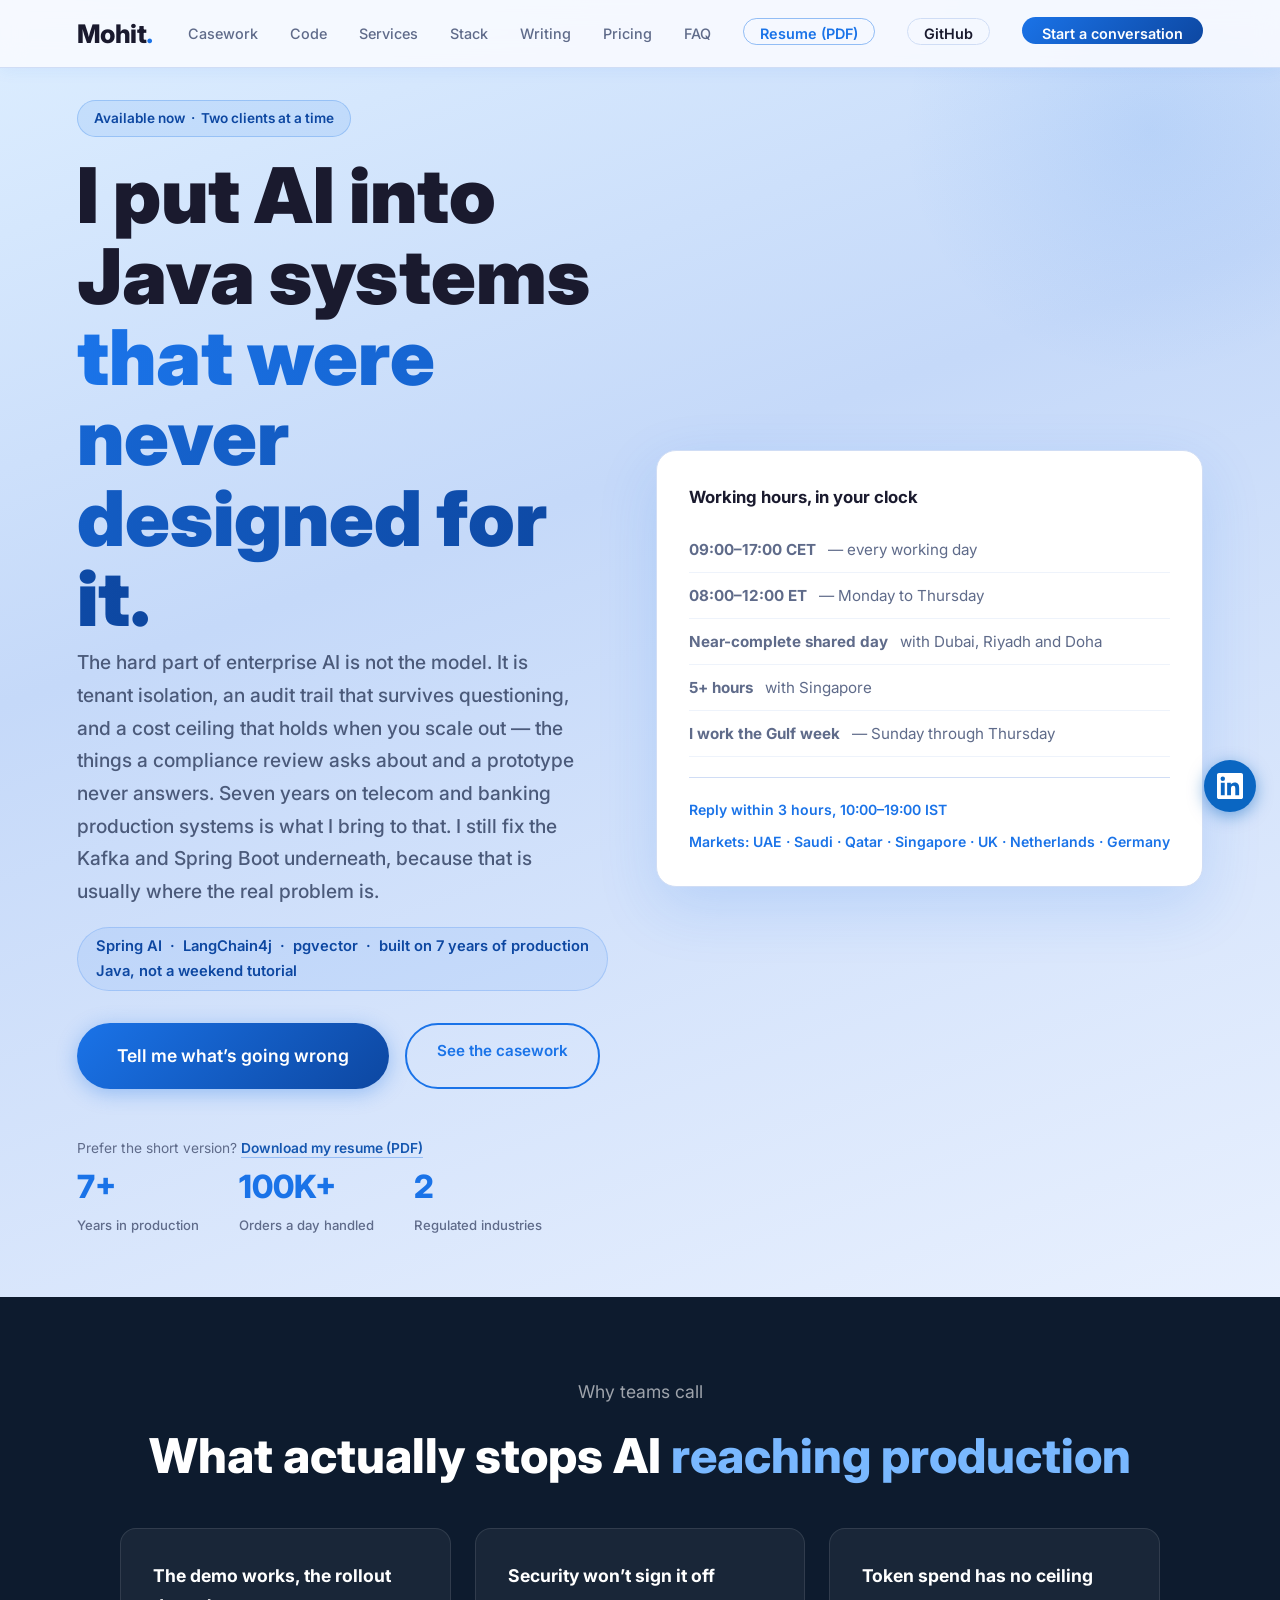
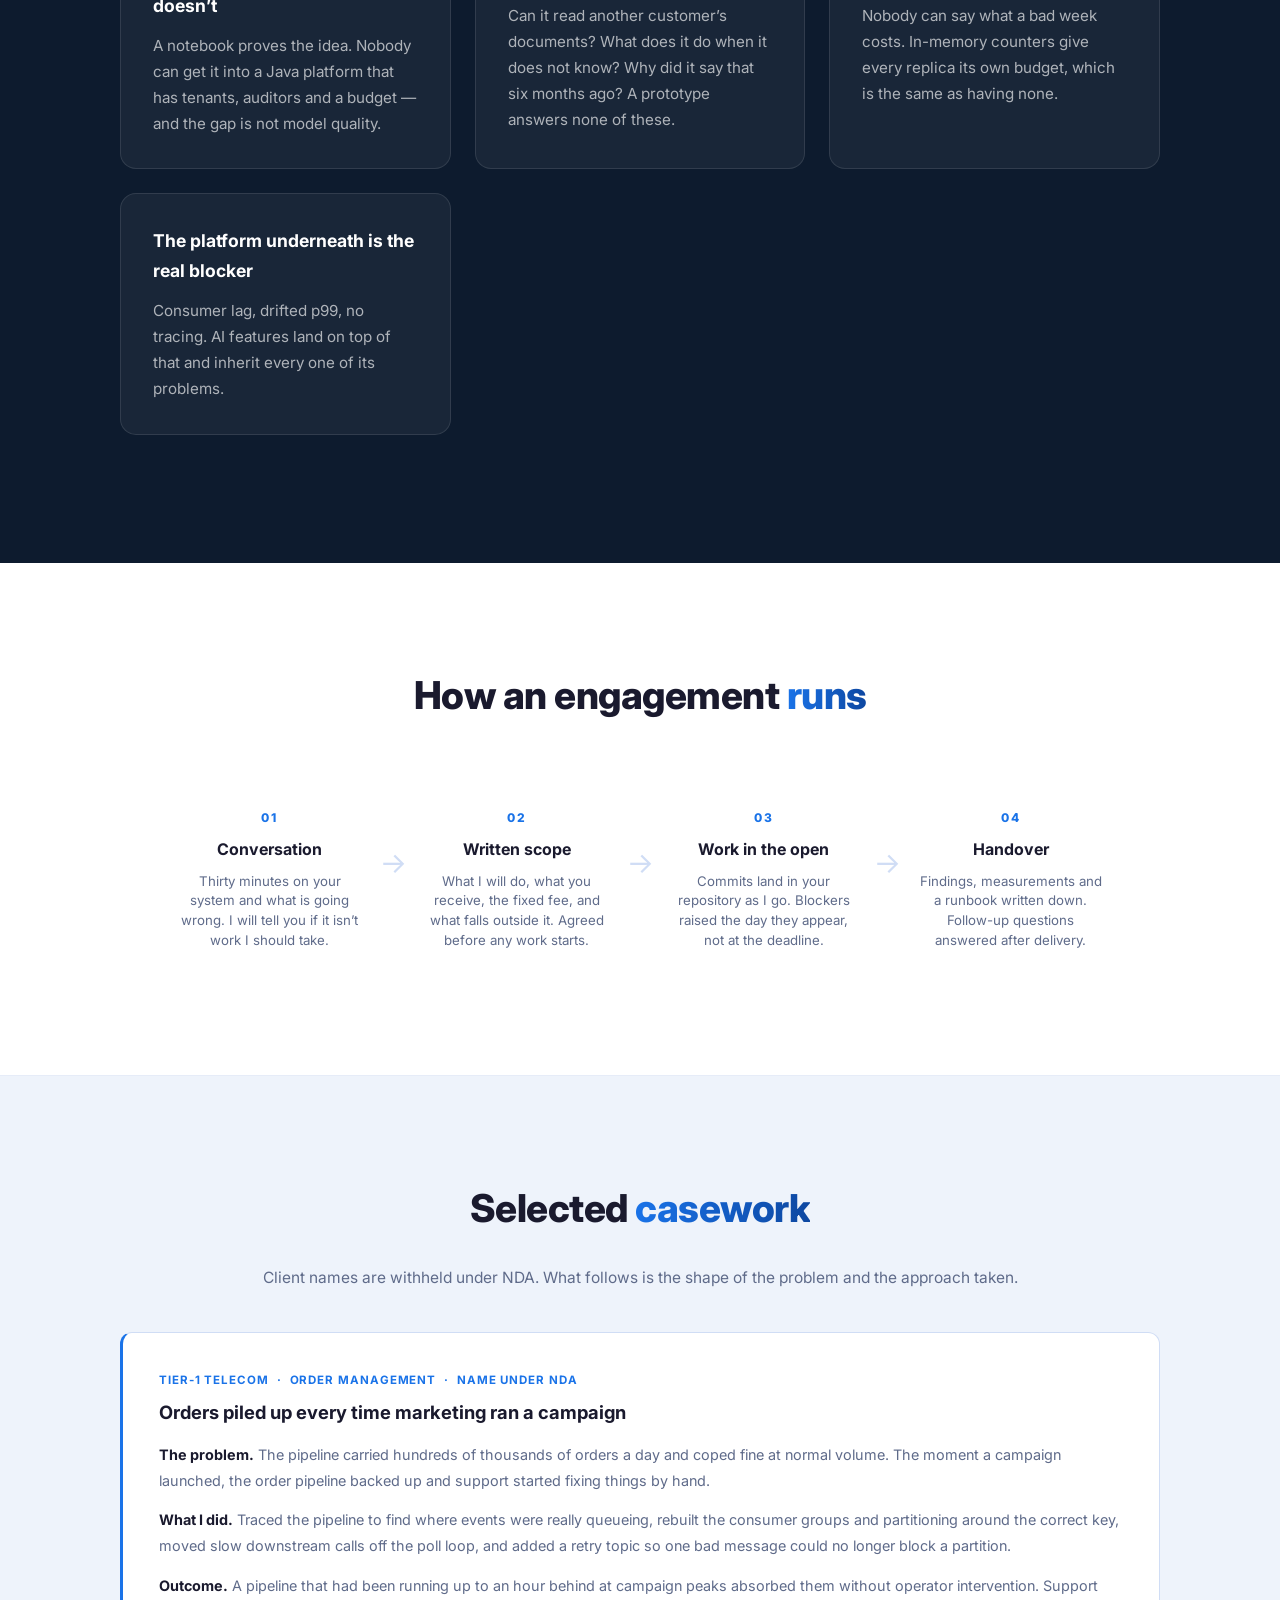
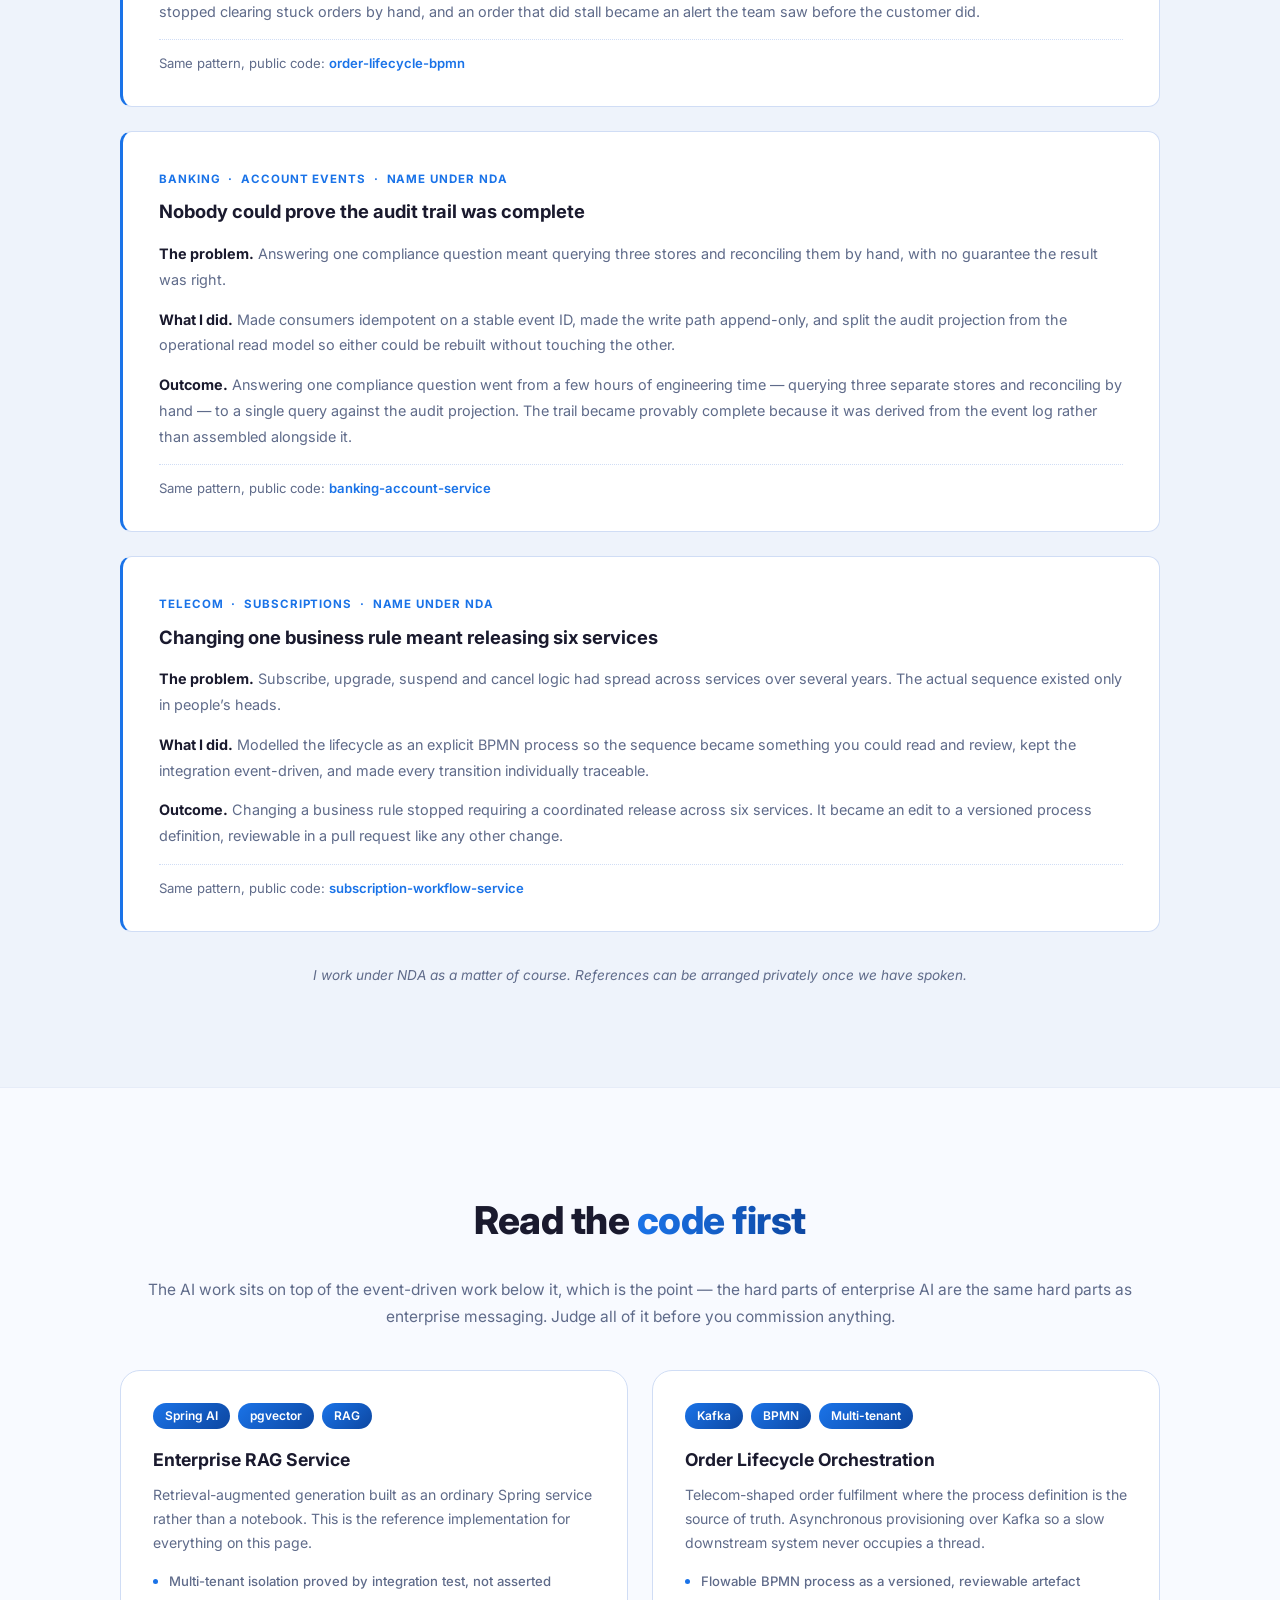
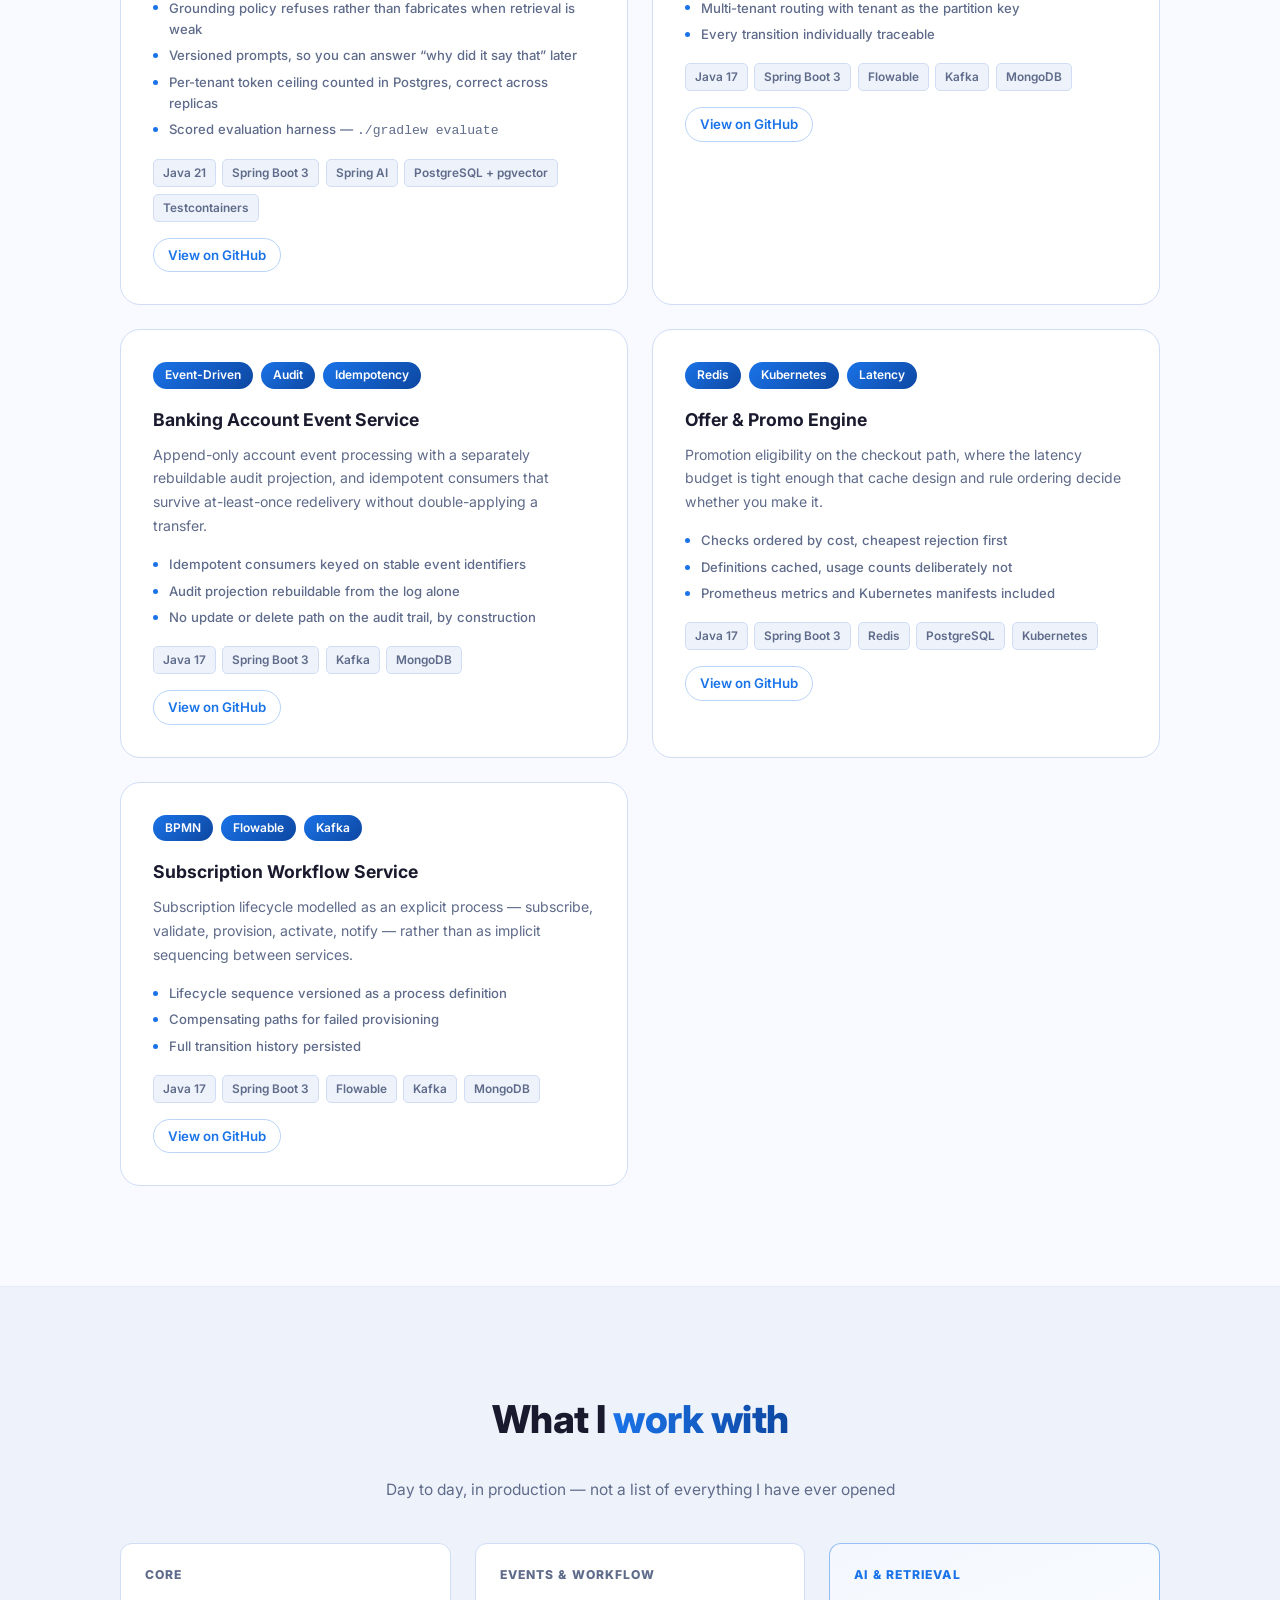
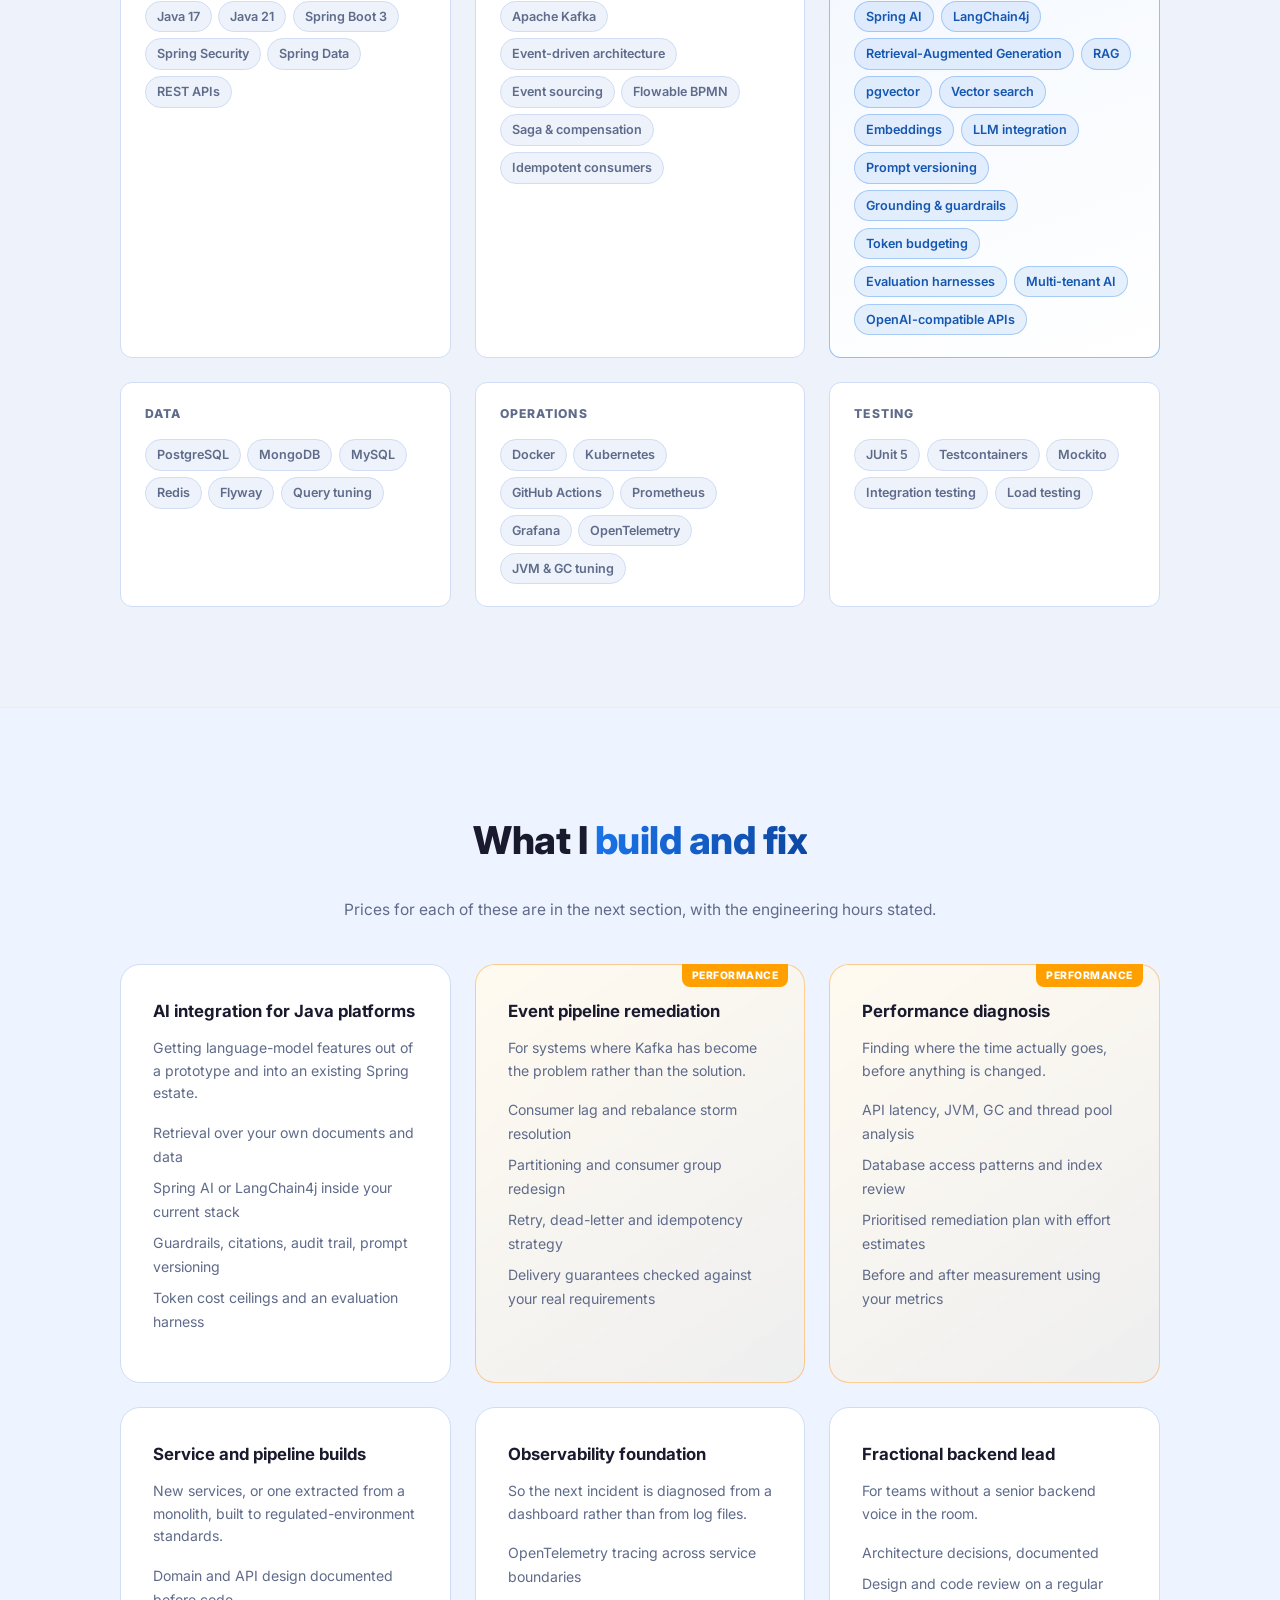
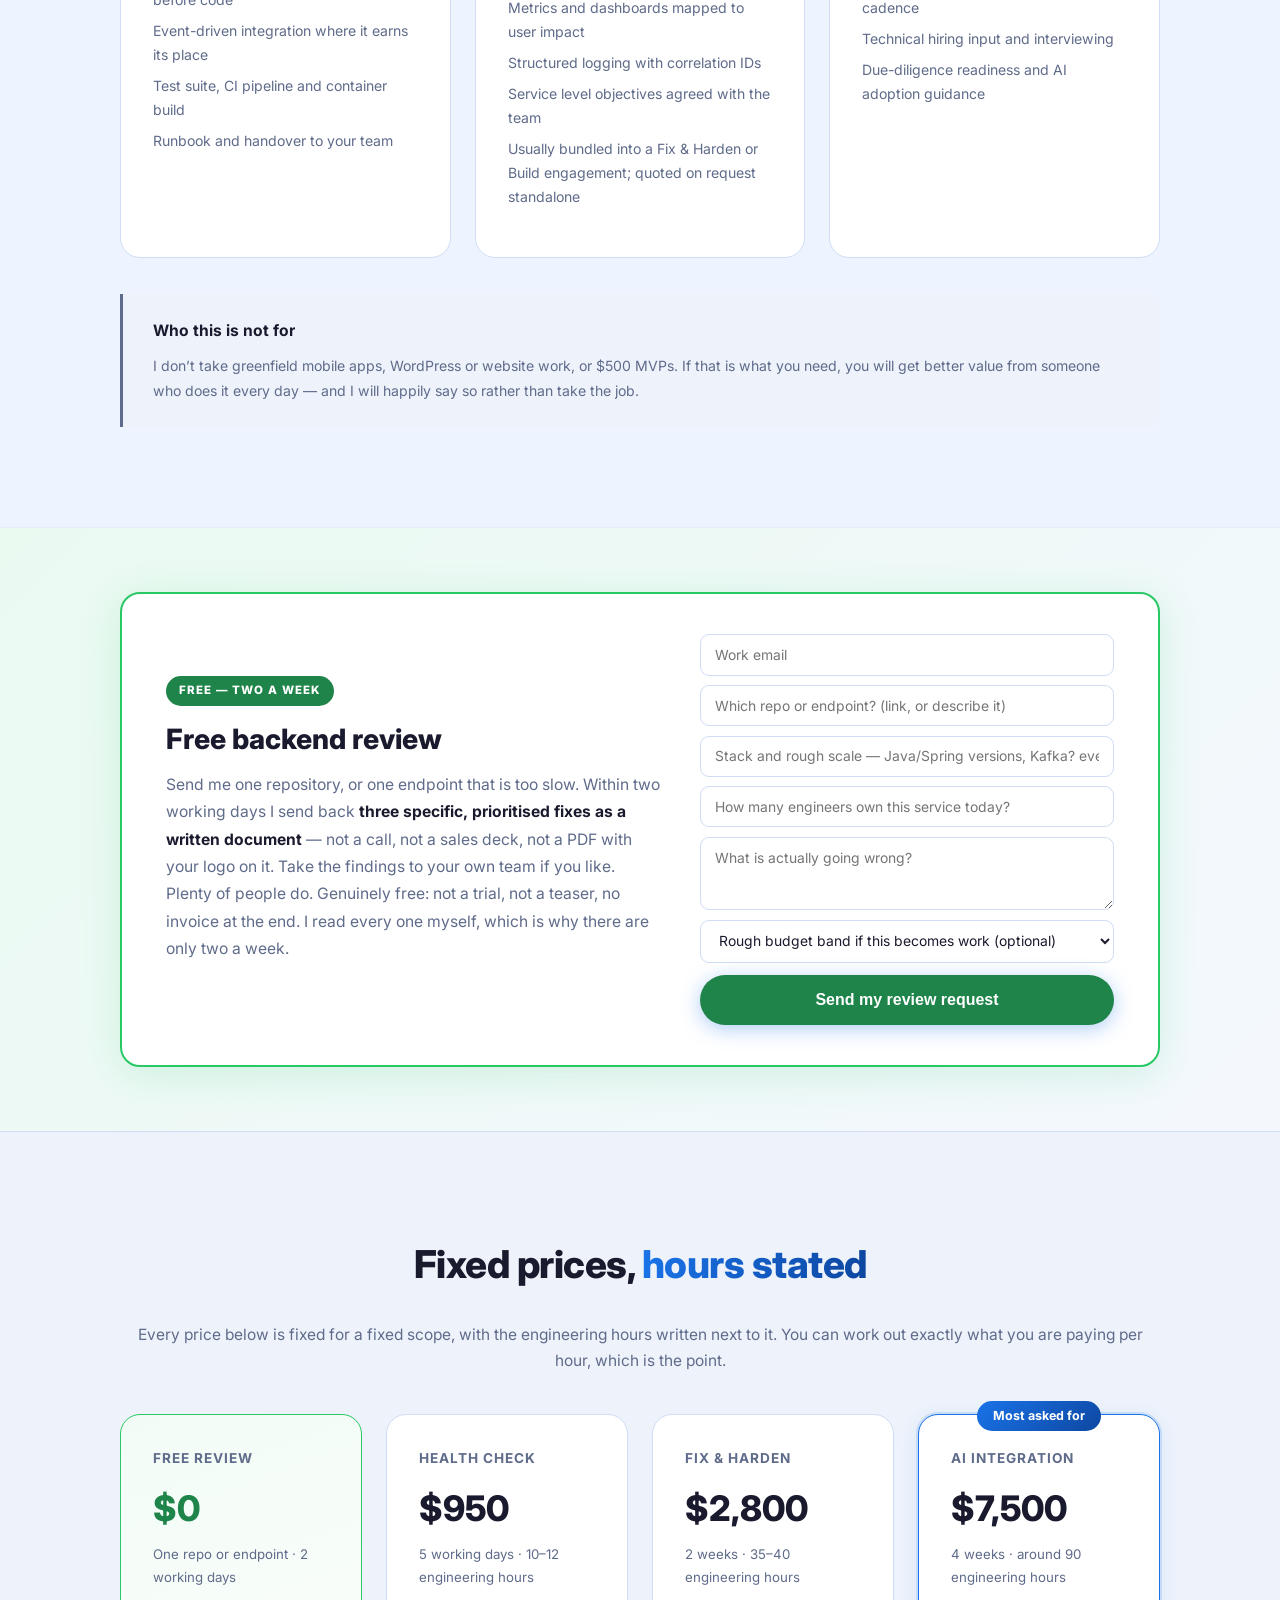
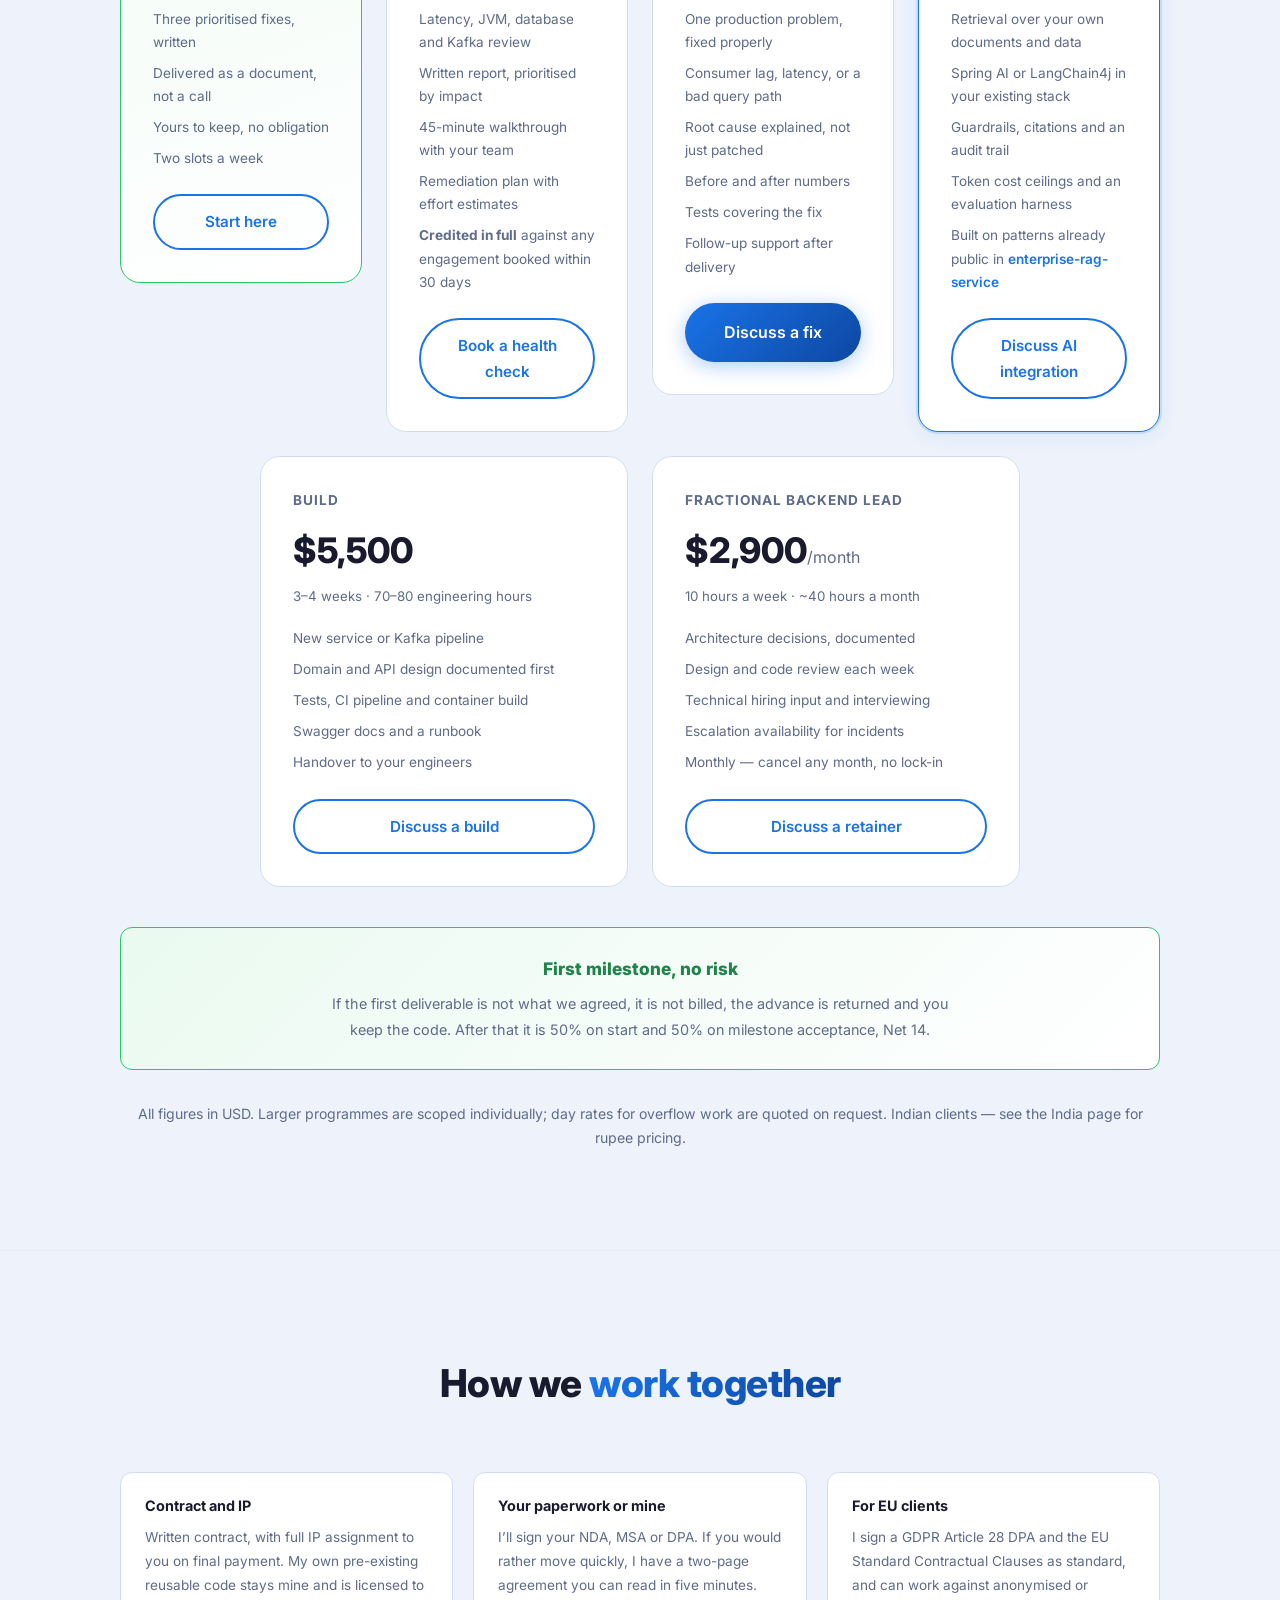
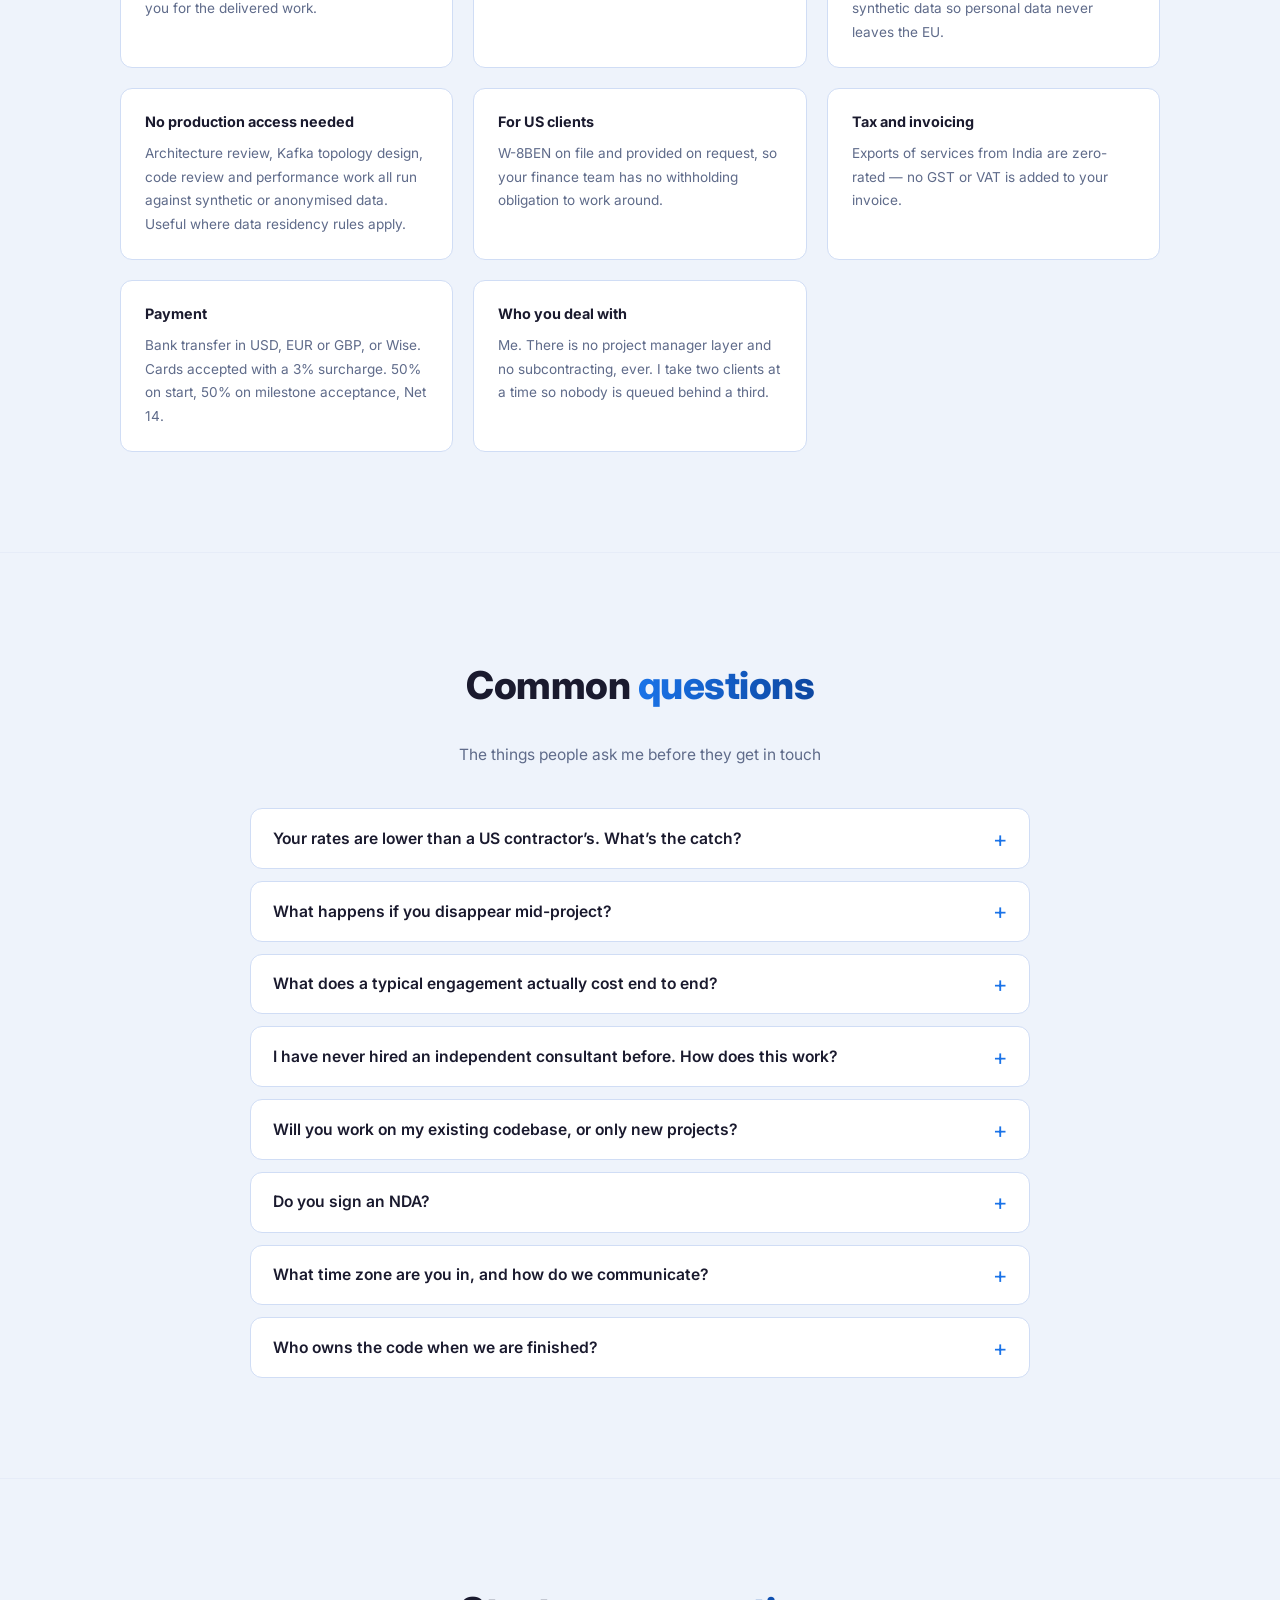
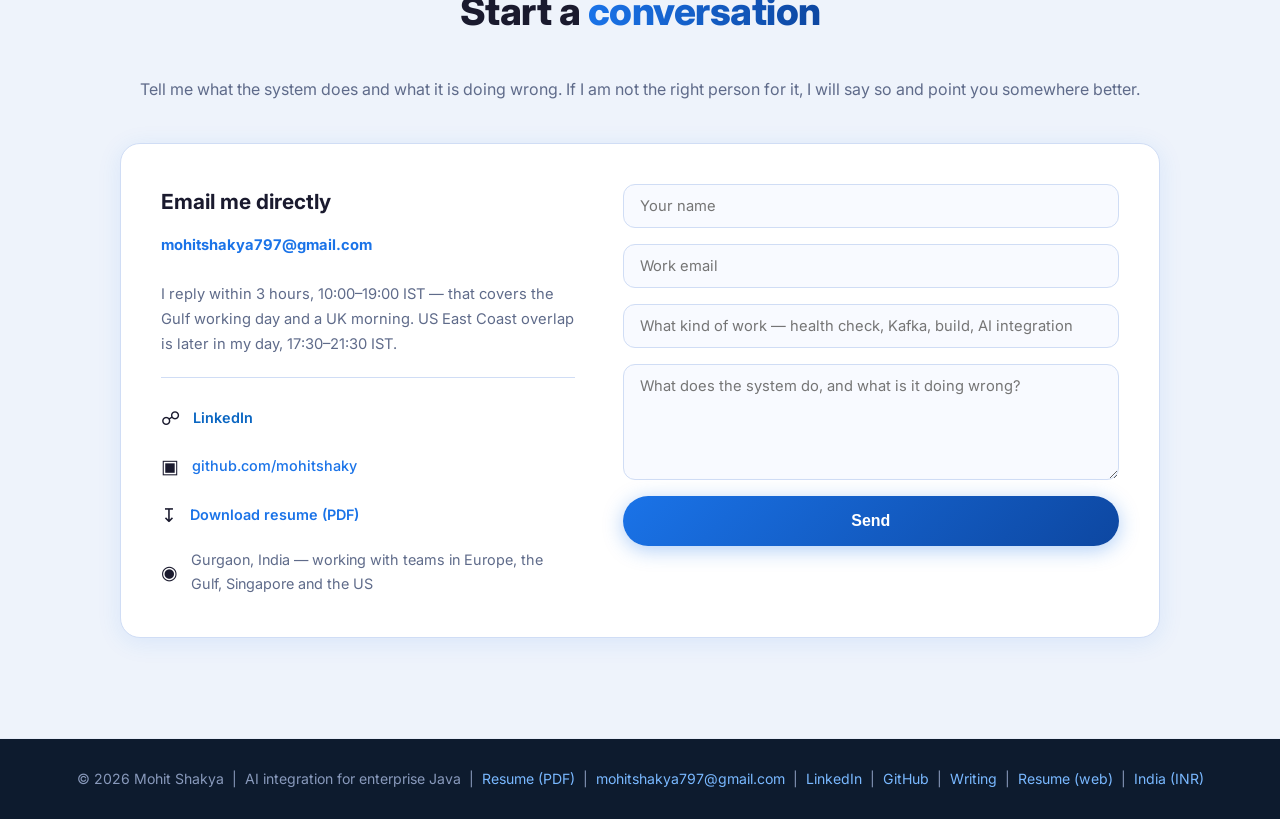
<file: index.html>
<!DOCTYPE html>
<html lang="en">
<head>
  <meta charset="UTF-8" />
  <meta name="viewport" content="width=device-width, initial-scale=1.0"/>
  <title>Mohit Shakya | AI Integration for Enterprise Java &mdash; Spring AI, RAG, Kafka</title>
  <!-- SEO -->
  <meta name="description" content="I build AI and retrieval features into existing Java systems, with the tenant isolation, audit trail and cost controls a compliance review actually asks for. 7+ years production Java."/>
  <meta name="keywords" content="Kafka consultant, Kafka consumer lag, Spring Boot consultant, Java backend consultant, event-driven architecture consultant, fintech backend, telecom backend, JVM performance tuning, backend performance audit, freelance Java architect, Spring AI consultant, LangChain4j, RAG Java, retrieval augmented generation Java, pgvector, vector search Java, LLM integration Java, enterprise AI integration, multi-tenant RAG, AI guardrails, prompt versioning, GenAI backend"/>
  <meta name="google-site-verification" content="MoRMn5H8R-8Trkm5VIDj_5N-KDwq7Hb4_ub2XQQwYTg"/>
  <meta name="author" content="Mohit Shakya"/>
  <meta property="og:title" content="Mohit Shakya | AI Integration for Enterprise Java"/>
  <meta property="og:description" content="Getting AI out of a prototype and into a Java estate that has compliance, tenants and a budget. Spring AI, RAG, pgvector, on 7+ years of production Java."/>
  <meta property="og:type" content="website"/>
  <meta property="og:url" content="https://mohitshaky.github.io"/>
  <meta property="og:site_name" content="Mohit Shakya — Backend Consultant"/>
  <meta property="og:image" content="https://mohitshaky.github.io/og-banner.jpg"/>
  <meta property="og:image:width" content="1200"/>
  <meta property="og:image:height" content="630"/>
  <meta property="og:image:alt" content="Mohit Shakya - AI integration for enterprise Java. Spring AI, RAG, Kafka."/>
  <meta name="twitter:card" content="summary_large_image"/>
  <meta name="twitter:title" content="Mohit Shakya | AI Integration for Enterprise Java"/>
  <meta name="twitter:description" content="Getting AI out of a prototype and into a Java estate that has compliance, tenants and a budget. 7+ years production Java."/>
  <meta name="twitter:image" content="https://mohitshaky.github.io/og-banner.jpg"/>
  <link rel="canonical" href="https://mohitshaky.github.io"/>
  <!-- Structured data -->
  <script type="application/ld+json">
  {
    "@context": "https://schema.org",
    "@type": "Person",
    "name": "Mohit Shakya",
    "url": "https://mohitshaky.github.io",
    "image": "https://mohitshaky.github.io/mohit.jpg",
    "jobTitle": "AI Integration Consultant for Enterprise Java",
    "address": { "@type": "PostalAddress", "addressLocality": "Gurgaon", "addressRegion": "Haryana", "addressCountry": "IN" },
    "knowsAbout": ["Apache Kafka", "Spring Boot", "Java", "Event-Driven Architecture", "Microservices", "JVM Performance Tuning", "BPMN", "Flowable", "PostgreSQL", "pgvector", "MongoDB", "Redis", "Kubernetes", "Spring AI", "Retrieval-Augmented Generation", "OpenTelemetry"],
    "sameAs": ["https://github.com/mohitshaky", "https://linkedin.com/in/mohit-shakya-9ab944110"],
    "makesOffer": [
      { "@type": "Offer", "price": "0", "priceCurrency": "USD",
        "itemOffered": { "@type": "Service", "name": "Free Backend Review",
          "description": "One repository or one slow endpoint reviewed and returned as three prioritised written fixes within two working days.", "areaServed": "Worldwide" } },
      { "@type": "Offer", "price": "950", "priceCurrency": "USD",
        "itemOffered": { "@type": "Service", "name": "Backend Health Check",
          "description": "Five-day fixed-scope diagnostic covering API latency, JVM behaviour, database access and Kafka consumer health. Written report and walkthrough. Fee credited against any engagement booked within 30 days.", "areaServed": "Worldwide" } },
      { "@type": "Offer", "price": "2800", "priceCurrency": "USD",
        "itemOffered": { "@type": "Service", "name": "Fix & Harden",
          "description": "Two weeks, 35-40 engineering hours. One production problem diagnosed and fixed, with before and after measurement.", "areaServed": "Worldwide" } },
      { "@type": "Offer", "price": "5500", "priceCurrency": "USD",
        "itemOffered": { "@type": "Service", "name": "Service & Pipeline Build",
          "description": "Three to four weeks, 70-80 engineering hours. New service or Kafka pipeline delivered with tests, CI and a runbook.", "areaServed": "Worldwide" } },
      { "@type": "Offer", "price": "7500", "priceCurrency": "USD",
        "itemOffered": { "@type": "Service", "name": "AI Integration for Java Platforms",
          "description": "Four weeks, around 90 engineering hours. Retrieval and language-model features built into an existing Spring estate with guardrails, citations and cost ceilings.", "areaServed": "Worldwide" } },
      { "@type": "Offer", "price": "2900", "priceCurrency": "USD",
        "itemOffered": { "@type": "Service", "name": "Fractional Backend Lead",
          "description": "Ten hours a week. Architecture decisions, design and code review, technical hiring input. Monthly, cancel any month.", "areaServed": "Worldwide" } }
    ]
  }
  </script>
  <!-- FAQ structured data. Mirrors the visible FAQ section; Google requires the
       answer text to match what a visitor actually sees on the page. -->
  <script type="application/ld+json">
  {
    "@context": "https://schema.org",
    "@type": "FAQPage",
    "mainEntity": [
      { "@type": "Question", "name": "Your rates are lower than a US contractor's. What's the catch?",
        "acceptedAnswer": { "@type": "Answer", "text": "Cost of living in Gurgaon, and no agency taking a cut. The comparison worth making is not my rate against a US contractor's, but against the cheap option: a $30/hour developer who needs five hours of your tech lead's time each week costs more than a $70/hour engineer who needs one. You can also read seven years of the relevant work on GitHub before committing anything." } },
      { "@type": "Question", "name": "What happens if you disappear mid-project?",
        "acceptedAnswer": { "@type": "Answer", "text": "Commits land in your repository from day one, not in a zip at the end, so at any moment you hold everything paid for. Scope is broken into milestones and you pay on acceptance of each, so your exposure is never more than one milestone. I also take two clients at a time so I am not juggling a third." } },
      { "@type": "Question", "name": "What does a typical engagement actually cost end to end?",
        "acceptedAnswer": { "@type": "Answer", "text": "Most start with the free review or the $950 Health Check. If that turns into work, the common shapes are Fix and Harden at $2,800 for a single production problem, or a Build at $5,500 for a new service or pipeline, with the Health Check fee credited against either. Ongoing help is $2,900 a month for ten hours a week." } },
      { "@type": "Question", "name": "I have never hired an independent consultant before. How does this work?",
        "acceptedAnswer": { "@type": "Answer", "text": "You tell me what is wrong. We have a short call, free and with no sales pitch, and I tell you what I would do and what it would cost. If that sounds right, I write the scope down and you approve it before I start. Nothing is committed until you say so." } },
      { "@type": "Question", "name": "Will you work on my existing codebase, or only new projects?",
        "acceptedAnswer": { "@type": "Answer", "text": "Mostly existing codebases. Almost everything I get called in for is a system somebody else built that is now slow, fragile or hard to change. It does not need to be tidy, and I will not tell you to rewrite it unless rewriting is genuinely cheaper than fixing it." } },
      { "@type": "Question", "name": "Do you sign an NDA?",
        "acceptedAnswer": { "@type": "Answer", "text": "Routinely. Most of my previous work is under one, which is why the casework on this site names problems rather than clients. Send yours over and I will sign it before you share any code." } },
      { "@type": "Question", "name": "What time zone are you in, and how do we communicate?",
        "acceptedAnswer": { "@type": "Answer", "text": "Gurgaon, India (IST). I cover a European working day in full, 08:00 to 12:00 ET for US East Coast teams, and a near-complete shared day with Dubai, Riyadh and Doha, including the Sunday to Thursday Gulf week. Slack, Teams, email or your issue tracker, whichever you already use." } },
      { "@type": "Question", "name": "Who owns the code when we are finished?",
        "acceptedAnswer": { "@type": "Answer", "text": "You do. Full IP assignment on final payment, covering code, documentation and configuration. The only carve-out is my own pre-existing reusable libraries, which are licensed to you for the delivered work rather than assigned." } }
    ]
  }
  </script>
  <link rel="icon" href="data:image/svg+xml,<svg xmlns='http://www.w3.org/2000/svg' viewBox='0 0 100 100'><rect width='100' height='100' rx='20' fill='%231a73e8'/><text y='68' x='50' text-anchor='middle' font-size='52' font-family='Inter,sans-serif' font-weight='800' fill='white'>M</text></svg>"/>
  <link rel="preconnect" href="https://fonts.googleapis.com"/>
  <link rel="preconnect" href="https://fonts.gstatic.com" crossorigin/>
  <link rel="preload" as="style" href="https://fonts.googleapis.com/css2?family=Inter:wght@300;400;500;600;700;800&display=swap"/>
  <link rel="stylesheet" href="https://fonts.googleapis.com/css2?family=Inter:wght@300;400;500;600;700;800&display=swap" media="print" onload="this.media='all'"/>
  <noscript><link rel="stylesheet" href="https://fonts.googleapis.com/css2?family=Inter:wght@300;400;500;600;700;800&display=swap"/></noscript>
  <link rel="stylesheet" href="style.css"/>
</head>
<body>

  <a href="#home" class="skip-link">Skip to content</a>

  <!-- NAV -->
  <nav class="navbar">
    <div class="nav-brand">Mohit<span>.</span></div>
    <ul class="nav-links">
      <li><a href="#casework">Casework</a></li>
      <li><a href="#projects">Code</a></li>
      <li><a href="#services">Services</a></li>
      <li><a href="#stack">Stack</a></li>
      <li><a href="writing/">Writing</a></li>
      <li><a href="#fees">Pricing</a></li>
      <li><a href="#faq">FAQ</a></li>
      <li><a href="Mohit-Shakya-Resume.pdf" class="btn-github btn-resume" download>Resume (PDF)</a></li>
      <li><a href="https://github.com/mohitshaky" target="_blank" rel="noopener noreferrer" class="btn-github">GitHub</a></li>
      <li><a href="#contact" class="btn-nav">Start a conversation</a></li>
    </ul>
  </nav>

  <!-- HERO -->
  <section class="hero" id="home" tabindex="-1">
    <div class="hero-content">
      <p class="hero-tag">Available now &nbsp;·&nbsp; Two clients at a time</p>
      <h1>I put AI into Java systems <span>that were never designed for it.</span></h1>
      <p class="hero-sub">
        The hard part of enterprise AI is not the model. It is tenant isolation, an audit trail that survives
        questioning, and a cost ceiling that holds when you scale out &mdash; the things a compliance review asks
        about and a prototype never answers. Seven years on telecom and banking production systems is what I bring
        to that. I still fix the Kafka and Spring Boot underneath, because that is usually where the real problem is.
      </p>
      <p class="hero-authority">Spring AI &nbsp;·&nbsp; LangChain4j &nbsp;·&nbsp; pgvector &nbsp;·&nbsp; built on 7 years of production Java, not a weekend tutorial</p>
      <div class="hero-cta">
        <a href="#contact" class="btn-primary">Tell me what&rsquo;s going wrong</a>
        <a href="#casework" class="btn-secondary">See the casework</a>
      </div>
      <p class="hero-resume">
        Prefer the short version?
        <a href="Mohit-Shakya-Resume.pdf" download>Download my resume (PDF)</a>
      </p>

      <!--
        STILL MISSING: case 3 has no figure of its own, and there is no "after"
        number on case 1 (only the "up to an hour behind" before). Add them when
        you have something you can defend.
      -->
      <div class="hero-stats">
        <div class="stat"><span>7+</span><p>Years in production</p></div>
        <div class="stat"><span>100K+</span><p>Orders a day handled</p></div>
        <div class="stat"><span>2</span><p>Regulated industries</p></div>
      </div>
    </div>
    <div class="hero-visual">
      <div class="delivery-card">
        <h2 class="delivery-heading">Working hours, in your clock</h2>
        <div class="delivery-item"><strong>09:00&ndash;17:00 CET</strong> &mdash; every working day</div>
        <div class="delivery-item"><strong>08:00&ndash;12:00 ET</strong> &mdash; Monday to Thursday</div>
        <div class="delivery-item"><strong>Near-complete shared day</strong> with Dubai, Riyadh and Doha</div>
        <div class="delivery-item"><strong>5+ hours</strong> with Singapore</div>
        <div class="delivery-item"><strong>I work the Gulf week</strong> &mdash; Sunday through Thursday</div>
        <div class="delivery-meta">
          <span>Reply within 3 hours, 10:00&ndash;19:00 IST</span>
          <span>Markets: UAE &middot; Saudi &middot; Qatar &middot; Singapore &middot; UK &middot; Netherlands &middot; Germany</span>
        </div>
      </div>
    </div>
  </section>

  <!-- WHY TEAMS CALL -->
  <section class="problems-section" id="solutions">
    <div class="container">
      <p class="problems-intro">Why teams call</p>
      <h2 class="section-title-dark">What actually stops AI <span style="color:#79b8ff">reaching production</span></h2>
      <div class="problems-grid">
        <div class="problem-card">
          <h3>The demo works, the rollout doesn&rsquo;t</h3>
          <p>A notebook proves the idea. Nobody can get it into a Java platform that has tenants, auditors and a budget &mdash; and the gap is not model quality.</p>
        </div>
        <div class="problem-card">
          <h3>Security won&rsquo;t sign it off</h3>
          <p>Can it read another customer&rsquo;s documents? What does it do when it does not know? Why did it say that six months ago? A prototype answers none of these.</p>
        </div>
        <div class="problem-card">
          <h3>Token spend has no ceiling</h3>
          <p>Nobody can say what a bad week costs. In-memory counters give every replica its own budget, which is the same as having none.</p>
        </div>
        <div class="problem-card">
          <h3>The platform underneath is the real blocker</h3>
          <p>Consumer lag, drifted p99, no tracing. AI features land on top of that and inherit every one of its problems.</p>
        </div>
      </div>
    </div>
  </section>

  <!-- PROCESS -->
  <section class="section how-i-work" id="process">
    <div class="container">
      <h2 class="section-title">How an engagement <span>runs</span></h2>
      <div class="process-steps">
        <div class="process-step">
          <div class="step-num">01</div>
          <h3>Conversation</h3>
          <p>Thirty minutes on your system and what is going wrong. I will tell you if it isn&rsquo;t work I should take.</p>
        </div>
        <div class="process-arrow">&#8594;</div>
        <div class="process-step">
          <div class="step-num">02</div>
          <h3>Written scope</h3>
          <p>What I will do, what you receive, the fixed fee, and what falls outside it. Agreed before any work starts.</p>
        </div>
        <div class="process-arrow">&#8594;</div>
        <div class="process-step">
          <div class="step-num">03</div>
          <h3>Work in the open</h3>
          <p>Commits land in your repository as I go. Blockers raised the day they appear, not at the deadline.</p>
        </div>
        <div class="process-arrow">&#8594;</div>
        <div class="process-step">
          <div class="step-num">04</div>
          <h3>Handover</h3>
          <p>Findings, measurements and a runbook written down. Follow-up questions answered after delivery.</p>
        </div>
      </div>
    </div>
  </section>

  <!-- CASEWORK -->
  <section class="section casework" id="casework">
    <div class="container">
      <h2 class="section-title">Selected <span>casework</span></h2>
      <p class="section-sub">
        Client names are withheld under NDA. What follows is the shape of the problem and the approach taken.
      </p>

      <!--
        STILL MISSING: case 3 has no figure of its own, and there is no "after"
        number on case 1 (only the "up to an hour behind" before). Add them when
        you have something you can defend.
      -->

      <div class="case-list">
        <div class="case-card">
          <span class="case-domain">Tier-1 telecom &nbsp;·&nbsp; order management &nbsp;·&nbsp; name under NDA</span>
          <h3>Orders piled up every time marketing ran a campaign</h3>
          <p class="case-line"><strong>The problem.</strong> The pipeline carried hundreds of thousands of orders a day and coped fine at normal volume. The moment a campaign launched, the
            order pipeline backed up and support started fixing things by hand.</p>
          <p class="case-line"><strong>What I did.</strong> Traced the pipeline to find where events were really
            queueing, rebuilt the consumer groups and partitioning around the correct key, moved slow downstream calls
            off the poll loop, and added a retry topic so one bad message could no longer block a partition.</p>
          <p class="case-line"><strong>Outcome.</strong> A pipeline that had been running up to an hour behind at campaign
            peaks absorbed them without operator intervention. Support stopped clearing stuck orders by hand, and an order that did stall became an alert the team saw
            before the customer did.</p>
          <p class="case-repo">Same pattern, public code: <a href="https://github.com/mohitshaky/order-lifecycle-bpmn" target="_blank" rel="noopener noreferrer">order-lifecycle-bpmn</a></p>
        </div>

        <div class="case-card">
          <span class="case-domain">Banking &nbsp;·&nbsp; account events &nbsp;·&nbsp; name under NDA</span>
          <h3>Nobody could prove the audit trail was complete</h3>
          <p class="case-line"><strong>The problem.</strong> Answering one compliance question meant querying three
            stores and reconciling them by hand, with no guarantee the result was right.</p>
          <p class="case-line"><strong>What I did.</strong> Made consumers idempotent on a stable event ID, made the
            write path append-only, and split the audit projection from the operational read model so either could be
            rebuilt without touching the other.</p>
          <p class="case-line"><strong>Outcome.</strong> Answering one compliance question went from a few hours of
            engineering time &mdash; querying three separate stores and reconciling by hand &mdash; to a single query
            against the audit projection. The trail became provably complete because it was derived
            from the event log rather than assembled alongside it.</p>
          <p class="case-repo">Same pattern, public code: <a href="https://github.com/mohitshaky/banking-account-service" target="_blank" rel="noopener noreferrer">banking-account-service</a></p>
        </div>

        <div class="case-card">
          <span class="case-domain">Telecom &nbsp;·&nbsp; subscriptions &nbsp;·&nbsp; name under NDA</span>
          <h3>Changing one business rule meant releasing six services</h3>
          <p class="case-line"><strong>The problem.</strong> Subscribe, upgrade, suspend and cancel logic had spread
            across services over several years. The actual sequence existed only in people&rsquo;s heads.</p>
          <p class="case-line"><strong>What I did.</strong> Modelled the lifecycle as an explicit BPMN process so the
            sequence became something you could read and review, kept the integration event-driven, and made every
            transition individually traceable.</p>
          <p class="case-line"><strong>Outcome.</strong> Changing a business rule stopped requiring a coordinated
            release across six services. It became an edit to a versioned process definition, reviewable in a pull
            request like any other change.</p>
          <p class="case-repo">Same pattern, public code: <a href="https://github.com/mohitshaky/subscription-workflow-service" target="_blank" rel="noopener noreferrer">subscription-workflow-service</a></p>
        </div>
      </div>

      <p class="case-footnote">
        I work under NDA as a matter of course. References can be arranged privately once we have spoken.
      </p>
    </div>
  </section>

  <!-- PUBLIC CODE -->
  <section class="section projects" id="projects">
    <div class="container">
      <h2 class="section-title">Read the <span>code first</span></h2>
      <p class="section-sub">
        The AI work sits on top of the event-driven work below it, which is the point &mdash; the hard parts of
        enterprise AI are the same hard parts as enterprise messaging. Judge all of it before you commission anything.
      </p>
      <div class="projects-grid">

        <div class="project-card">
          <div class="project-header">
            <span class="project-tag">Spring AI</span>
            <span class="project-tag">pgvector</span>
            <span class="project-tag">RAG</span>
          </div>
          <h3>Enterprise RAG Service</h3>
          <p>Retrieval-augmented generation built as an ordinary Spring service rather than a notebook. This is the reference implementation for everything on this page.</p>
          <div class="impact-numbers">
            <span>Multi-tenant isolation proved by integration test, not asserted</span>
            <span>Grounding policy refuses rather than fabricates when retrieval is weak</span>
            <span>Versioned prompts, so you can answer &ldquo;why did it say that&rdquo; later</span>
            <span>Per-tenant token ceiling counted in Postgres, correct across replicas</span>
            <span>Scored evaluation harness &mdash; <code>./gradlew evaluate</code></span>
          </div>
          <div class="project-tech">
            <span>Java 21</span><span>Spring Boot 3</span><span>Spring AI</span><span>PostgreSQL + pgvector</span><span>Testcontainers</span>
          </div>
          <a href="https://github.com/mohitshaky/enterprise-rag-service" target="_blank" rel="noopener noreferrer" class="project-link">View on GitHub</a>
        </div>

        <div class="project-card">
          <div class="project-header">
            <span class="project-tag">Kafka</span>
            <span class="project-tag">BPMN</span>
            <span class="project-tag">Multi-tenant</span>
          </div>
          <h3>Order Lifecycle Orchestration</h3>
          <p>Telecom-shaped order fulfilment where the process definition is the source of truth. Asynchronous provisioning over Kafka so a slow downstream system never occupies a thread.</p>
          <div class="impact-numbers">
            <span>Flowable BPMN process as a versioned, reviewable artefact</span>
            <span>Multi-tenant routing with tenant as the partition key</span>
            <span>Every transition individually traceable</span>
          </div>
          <div class="project-tech">
            <span>Java 17</span><span>Spring Boot 3</span><span>Flowable</span><span>Kafka</span><span>MongoDB</span>
          </div>
          <a href="https://github.com/mohitshaky/order-lifecycle-bpmn" target="_blank" rel="noopener noreferrer" class="project-link">View on GitHub</a>
        </div>

        <div class="project-card">
          <div class="project-header">
            <span class="project-tag">Event-Driven</span>
            <span class="project-tag">Audit</span>
            <span class="project-tag">Idempotency</span>
          </div>
          <h3>Banking Account Event Service</h3>
          <p>Append-only account event processing with a separately rebuildable audit projection, and idempotent consumers that survive at-least-once redelivery without double-applying a transfer.</p>
          <div class="impact-numbers">
            <span>Idempotent consumers keyed on stable event identifiers</span>
            <span>Audit projection rebuildable from the log alone</span>
            <span>No update or delete path on the audit trail, by construction</span>
          </div>
          <div class="project-tech">
            <span>Java 17</span><span>Spring Boot 3</span><span>Kafka</span><span>MongoDB</span>
          </div>
          <a href="https://github.com/mohitshaky/banking-account-service" target="_blank" rel="noopener noreferrer" class="project-link">View on GitHub</a>
        </div>

        <div class="project-card">
          <div class="project-header">
            <span class="project-tag">Redis</span>
            <span class="project-tag">Kubernetes</span>
            <span class="project-tag">Latency</span>
          </div>
          <h3>Offer &amp; Promo Engine</h3>
          <p>Promotion eligibility on the checkout path, where the latency budget is tight enough that cache design and rule ordering decide whether you make it.</p>
          <div class="impact-numbers">
            <span>Checks ordered by cost, cheapest rejection first</span>
            <span>Definitions cached, usage counts deliberately not</span>
            <span>Prometheus metrics and Kubernetes manifests included</span>
          </div>
          <div class="project-tech">
            <span>Java 17</span><span>Spring Boot 3</span><span>Redis</span><span>PostgreSQL</span><span>Kubernetes</span>
          </div>
          <a href="https://github.com/mohitshaky/offer-promo-engine" target="_blank" rel="noopener noreferrer" class="project-link">View on GitHub</a>
        </div>

        <div class="project-card">
          <div class="project-header">
            <span class="project-tag">BPMN</span>
            <span class="project-tag">Flowable</span>
            <span class="project-tag">Kafka</span>
          </div>
          <h3>Subscription Workflow Service</h3>
          <p>Subscription lifecycle modelled as an explicit process &mdash; subscribe, validate, provision, activate, notify &mdash; rather than as implicit sequencing between services.</p>
          <div class="impact-numbers">
            <span>Lifecycle sequence versioned as a process definition</span>
            <span>Compensating paths for failed provisioning</span>
            <span>Full transition history persisted</span>
          </div>
          <div class="project-tech">
            <span>Java 17</span><span>Spring Boot 3</span><span>Flowable</span><span>Kafka</span><span>MongoDB</span>
          </div>
          <a href="https://github.com/mohitshaky/subscription-workflow-service" target="_blank" rel="noopener noreferrer" class="project-link">View on GitHub</a>
        </div>

      </div>

    </div>
  </section>

  <!-- STACK -->
  <section class="section stack" id="stack">
    <div class="container">
      <h2 class="section-title">What I <span>work with</span></h2>
      <p class="section-sub">Day to day, in production &mdash; not a list of everything I have ever opened</p>
      <div class="stack-grid">
        <div class="stack-group">
          <h4>Core</h4>
          <div class="tag-row">
            <span class="tag">Java 17</span><span class="tag">Java 21</span><span class="tag">Spring Boot 3</span>
            <span class="tag">Spring Security</span><span class="tag">Spring Data</span><span class="tag">REST APIs</span>
          </div>
        </div>
        <div class="stack-group">
          <h4>Events &amp; workflow</h4>
          <div class="tag-row">
            <span class="tag">Apache Kafka</span><span class="tag">Event-driven architecture</span>
            <span class="tag">Event sourcing</span><span class="tag">Flowable BPMN</span>
            <span class="tag">Saga &amp; compensation</span><span class="tag">Idempotent consumers</span>
          </div>
        </div>
        <div class="stack-group stack-ai">
          <h4>AI &amp; retrieval</h4>
          <div class="tag-row">
            <span class="tag">Spring AI</span><span class="tag">LangChain4j</span>
            <span class="tag">Retrieval-Augmented Generation</span><span class="tag">RAG</span>
            <span class="tag">pgvector</span><span class="tag">Vector search</span>
            <span class="tag">Embeddings</span><span class="tag">LLM integration</span>
            <span class="tag">Prompt versioning</span><span class="tag">Grounding &amp; guardrails</span>
            <span class="tag">Token budgeting</span><span class="tag">Evaluation harnesses</span>
            <span class="tag">Multi-tenant AI</span><span class="tag">OpenAI-compatible APIs</span>
          </div>
        </div>
        <div class="stack-group">
          <h4>Data</h4>
          <div class="tag-row">
            <span class="tag">PostgreSQL</span><span class="tag">MongoDB</span><span class="tag">MySQL</span>
            <span class="tag">Redis</span><span class="tag">Flyway</span><span class="tag">Query tuning</span>
          </div>
        </div>
        <div class="stack-group">
          <h4>Operations</h4>
          <div class="tag-row">
            <span class="tag">Docker</span><span class="tag">Kubernetes</span><span class="tag">GitHub Actions</span>
            <span class="tag">Prometheus</span><span class="tag">Grafana</span><span class="tag">OpenTelemetry</span>
            <span class="tag">JVM &amp; GC tuning</span>
          </div>
        </div>
        <div class="stack-group">
          <h4>Testing</h4>
          <div class="tag-row">
            <span class="tag">JUnit 5</span><span class="tag">Testcontainers</span><span class="tag">Mockito</span>
            <span class="tag">Integration testing</span><span class="tag">Load testing</span>
          </div>
        </div>
      </div>
    </div>
  </section>
  <!-- SERVICES -->
  <section class="section services" id="services">
    <div class="container">
      <h2 class="section-title">What I <span>build and fix</span></h2>
      <p class="section-sub">Prices for each of these are in the next section, with the engineering hours stated.</p>
      <div class="services-grid">

        <div class="service-card">
          <h3>AI integration for Java platforms</h3>
          <p class="service-blurb">Getting language-model features out of a prototype and into an existing Spring estate.</p>
          <ul class="service-list">
            <li>Retrieval over your own documents and data</li>
            <li>Spring AI or LangChain4j inside your current stack</li>
            <li>Guardrails, citations, audit trail, prompt versioning</li>
            <li>Token cost ceilings and an evaluation harness</li>
          </ul>
        </div>
        <div class="service-card perf-card">
          <h3>Event pipeline remediation</h3>
          <p class="service-blurb">For systems where Kafka has become the problem rather than the solution.</p>
          <ul class="service-list">
            <li>Consumer lag and rebalance storm resolution</li>
            <li>Partitioning and consumer group redesign</li>
            <li>Retry, dead-letter and idempotency strategy</li>
            <li>Delivery guarantees checked against your real requirements</li>
          </ul>
        </div>

        <div class="service-card perf-card">
          <h3>Performance diagnosis</h3>
          <p class="service-blurb">Finding where the time actually goes, before anything is changed.</p>
          <ul class="service-list">
            <li>API latency, JVM, GC and thread pool analysis</li>
            <li>Database access patterns and index review</li>
            <li>Prioritised remediation plan with effort estimates</li>
            <li>Before and after measurement using your metrics</li>
          </ul>
        </div>

        <div class="service-card">
          <h3>Service and pipeline builds</h3>
          <p class="service-blurb">New services, or one extracted from a monolith, built to regulated-environment standards.</p>
          <ul class="service-list">
            <li>Domain and API design documented before code</li>
            <li>Event-driven integration where it earns its place</li>
            <li>Test suite, CI pipeline and container build</li>
            <li>Runbook and handover to your team</li>
          </ul>
        </div>

        <div class="service-card">
          <h3>Observability foundation</h3>
          <p class="service-blurb">So the next incident is diagnosed from a dashboard rather than from log files.</p>
          <ul class="service-list">
            <li>OpenTelemetry tracing across service boundaries</li>
            <li>Metrics and dashboards mapped to user impact</li>
            <li>Structured logging with correlation IDs</li>
            <li>Service level objectives agreed with the team</li>
            <li>Usually bundled into a Fix &amp; Harden or Build engagement; quoted on request standalone</li>
          </ul>
        </div>


        <div class="service-card">
          <h3>Fractional backend lead</h3>
          <p class="service-blurb">For teams without a senior backend voice in the room.</p>
          <ul class="service-list">
            <li>Architecture decisions, documented</li>
            <li>Design and code review on a regular cadence</li>
            <li>Technical hiring input and interviewing</li>
            <li>Due-diligence readiness and AI adoption guidance</li>
          </ul>
        </div>

      </div>

      <div class="not-for">
        <h3>Who this is not for</h3>
        <p>
          I don&rsquo;t take greenfield mobile apps, WordPress or website work, or $500 MVPs. If that is what you need,
          you will get better value from someone who does it every day &mdash; and I will happily say so rather than
          take the job.
        </p>
      </div>
    </div>
  </section>

  <!-- FREE REVIEW -->
  <section class="free-offer" id="free-review">
    <div class="container">
      <div class="free-box">
        <div class="free-main">
          <span class="free-badge">Free &mdash; two a week</span>
          <h2>Free backend review</h2>
          <p class="free-lede">
            Send me one repository, or one endpoint that is too slow. Within two working days I send back
            <strong>three specific, prioritised fixes as a written document</strong> &mdash; not a call, not a sales
            deck, not a PDF with your logo on it. Take the findings to your own team if you like. Plenty of people do.
            Genuinely free: not a trial, not a teaser, no invoice at the end. I read every one myself, which is why
            there are only two a week.
          </p>
        </div>
        <form class="free-form" id="reviewForm" action="https://formspree.io/f/mwvypewg" method="POST">
          <input type="hidden" name="request_type" value="Free backend review"/>
          <input type="email" name="email" placeholder="Work email" aria-label="Work email" autocomplete="email" required/>
          <input type="text" name="target" placeholder="Which repo or endpoint? (link, or describe it)" aria-label="Which repo or endpoint" required/>
          <input type="text" name="stack" placeholder="Stack and rough scale — Java/Spring versions, Kafka? events per day?" aria-label="Stack and scale" required/>
          <input type="text" name="owners" placeholder="How many engineers own this service today?" aria-label="How many engineers own this service" required/>
          <textarea name="problem" rows="3" placeholder="What is actually going wrong?" aria-label="What is going wrong" required></textarea>
          <select name="budget" aria-label="Rough budget band">
            <option value="">Rough budget band if this becomes work (optional)</option>
            <option value="usd-under-2k">Under $2k</option>
            <option value="usd-2k-6k">$2k&ndash;6k</option>
            <option value="usd-6k-plus">$6k+</option>
            <option value="none-yet">No budget yet &mdash; a fine answer</option>
          </select>
          <button type="submit" class="btn-primary" id="reviewBtn">Send my review request</button>
          <p id="reviewStatus" class="form-status" role="status" aria-live="polite"></p>
        </form>
      </div>
    </div>
  </section>

  <!-- PRICING -->
  <section class="section pricing" id="fees">
    <div class="container">
      <h2 class="section-title">Fixed prices, <span>hours stated</span></h2>
      <p class="section-sub">
        Every price below is fixed for a fixed scope, with the engineering hours written next to it. You can work
        out exactly what you are paying per hour, which is the point.
      </p>

      <div class="pricing-grid pricing-grid-4">
        <div class="pricing-card pricing-free">
          <div class="pricing-label">Free Review</div>
          <div class="pricing-price">$0</div>
          <p class="pricing-desc">One repo or endpoint &middot; 2 working days</p>
          <ul class="pricing-features">
            <li>Three prioritised fixes, written</li>
            <li>Delivered as a document, not a call</li>
            <li>Yours to keep, no obligation</li>
            <li>Two slots a week</li>
          </ul>
          <a href="#free-review" class="btn-secondary">Start here</a>
        </div>

        <div class="pricing-card">
          <div class="pricing-label">Health Check</div>
          <div class="pricing-price">$950</div>
          <p class="pricing-desc">5 working days &middot; 10&ndash;12 engineering hours</p>
          <ul class="pricing-features">
            <li>Latency, JVM, database and Kafka review</li>
            <li>Written report, prioritised by impact</li>
            <li>45-minute walkthrough with your team</li>
            <li>Remediation plan with effort estimates</li>
            <li><strong>Credited in full</strong> against any engagement booked within 30 days</li>
          </ul>
          <a href="#contact" class="btn-secondary">Book a health check</a>
        </div>

        <div class="pricing-card">
          <div class="pricing-label">Fix &amp; Harden</div>
          <div class="pricing-price">$2,800</div>
          <p class="pricing-desc">2 weeks &middot; 35&ndash;40 engineering hours</p>
          <ul class="pricing-features">
            <li>One production problem, fixed properly</li>
            <li>Consumer lag, latency, or a bad query path</li>
            <li>Root cause explained, not just patched</li>
            <li>Before and after numbers</li>
            <li>Tests covering the fix</li>
            <li>Follow-up support after delivery</li>
          </ul>
          <a href="#contact" class="btn-primary">Discuss a fix</a>
        </div>

        <div class="pricing-card pricing-popular">
          <div class="pricing-badge">Most asked for</div>
          <div class="pricing-label">AI Integration</div>
          <div class="pricing-price">$7,500</div>
          <p class="pricing-desc">4 weeks &middot; around 90 engineering hours</p>
          <ul class="pricing-features">
            <li>Retrieval over your own documents and data</li>
            <li>Spring AI or LangChain4j in your existing stack</li>
            <li>Guardrails, citations and an audit trail</li>
            <li>Token cost ceilings and an evaluation harness</li>
            <li>Built on patterns already public in <a href="https://github.com/mohitshaky/enterprise-rag-service" target="_blank" rel="noopener noreferrer">enterprise-rag-service</a></li>
          </ul>
          <a href="#contact" class="btn-secondary">Discuss AI integration</a>
        </div>
      </div>

      <div class="pricing-grid pricing-grid-2">
        <div class="pricing-card">
          <div class="pricing-label">Build</div>
          <div class="pricing-price">$5,500</div>
          <p class="pricing-desc">3&ndash;4 weeks &middot; 70&ndash;80 engineering hours</p>
          <ul class="pricing-features">
            <li>New service or Kafka pipeline</li>
            <li>Domain and API design documented first</li>
            <li>Tests, CI pipeline and container build</li>
            <li>Swagger docs and a runbook</li>
            <li>Handover to your engineers</li>
          </ul>
          <a href="#contact" class="btn-secondary">Discuss a build</a>
        </div>

        <div class="pricing-card">
          <div class="pricing-label">Fractional Backend Lead</div>
          <div class="pricing-price">$2,900<span>/month</span></div>
          <p class="pricing-desc">10 hours a week &middot; ~40 hours a month</p>
          <ul class="pricing-features">
            <li>Architecture decisions, documented</li>
            <li>Design and code review each week</li>
            <li>Technical hiring input and interviewing</li>
            <li>Escalation availability for incidents</li>
            <li>Monthly &mdash; cancel any month, no lock-in</li>
          </ul>
          <a href="#contact" class="btn-secondary">Discuss a retainer</a>
        </div>
      </div>

      <div class="guarantee">
        <h3>First milestone, no risk</h3>
        <p>
          If the first deliverable is not what we agreed, it is not billed, the advance is returned and you keep the code.
          After that it is 50% on start and 50% on milestone acceptance, Net 14.
        </p>
      </div>

      <p class="pricing-note">
        All figures in USD. Larger programmes are scoped individually; day rates for overflow work are quoted on
        request. Indian clients &mdash; see the <a href="india.html">India page</a> for rupee pricing.
      </p>
    </div>
  </section>

  <!-- HOW WE WORK TOGETHER -->
  <section class="section working" id="working">
    <div class="container">
      <h2 class="section-title">How we <span>work together</span></h2>
      <div class="working-grid">
        <div class="working-item">
          <h4>Contract and IP</h4>
          <p>Written contract, with full IP assignment to you on final payment. My own pre-existing reusable code stays mine and is licensed to you for the delivered work.</p>
        </div>
        <div class="working-item">
          <h4>Your paperwork or mine</h4>
          <p>I&rsquo;ll sign your NDA, MSA or DPA. If you would rather move quickly, I have a two-page agreement you can read in five minutes.</p>
        </div>
        <div class="working-item">
          <h4>For EU clients</h4>
          <p>I sign a GDPR Article 28 DPA and the EU Standard Contractual Clauses as standard, and can work against anonymised or synthetic data so personal data never leaves the EU.</p>
        </div>
        <div class="working-item">
          <h4>No production access needed</h4>
          <p>Architecture review, Kafka topology design, code review and performance work all run against synthetic or anonymised data. Useful where data residency rules apply.</p>
        </div>
        <div class="working-item">
          <h4>For US clients</h4>
          <p>W-8BEN on file and provided on request, so your finance team has no withholding obligation to work around.</p>
        </div>
        <div class="working-item">
          <h4>Tax and invoicing</h4>
          <p>Exports of services from India are zero-rated &mdash; no GST or VAT is added to your invoice.</p>
        </div>
        <div class="working-item">
          <h4>Payment</h4>
          <p>Bank transfer in USD, EUR or GBP, or Wise. Cards accepted with a 3% surcharge. 50% on start, 50% on milestone acceptance, Net 14.</p>
        </div>
        <div class="working-item">
          <h4>Who you deal with</h4>
          <p>Me. There is no project manager layer and no subcontracting, ever. I take two clients at a time so nobody is queued behind a third.</p>
        </div>
      </div>
    </div>
  </section>

  <!-- FAQ -->
  <section class="section faq" id="faq">
    <div class="container">
      <h2 class="section-title">Common <span>questions</span></h2>
      <p class="section-sub">The things people ask me before they get in touch</p>

      <div class="faq-list">
        <details class="faq-item">
          <summary>Your rates are lower than a US contractor&rsquo;s. What&rsquo;s the catch?</summary>
          <p>
            Cost of living in Gurgaon, and no agency taking a cut. That is the whole of it.
            The comparison worth making is not my rate against a US contractor&rsquo;s &mdash; it is against the cheap
            option. A $30/hour developer who needs five hours of your tech lead&rsquo;s time each week costs you more
            than a $70/hour engineer who needs one. I am priced where I am because I do not need managing, and because
            you can read seven years of the relevant work on GitHub before you commit anything.
          </p>
        </details>

        <details class="faq-item">
          <summary>What happens if you disappear mid-project?</summary>
          <p>
            Commits land in your repository from day one, not in a zip at the end, so at any moment you hold
            everything paid for. Scope is broken into milestones, and the balance is only due on acceptance, so what
            you are exposed to at any moment is the opening deposit rather than the whole engagement. And I take two clients at a time specifically so I am not juggling a
            third when yours needs attention.
          </p>
        </details>

        <details class="faq-item">
          <summary>What does a typical engagement actually cost end to end?</summary>
          <p>
            Most start with the free review or the $950 Health Check. If that turns into work, the common shapes are
            Fix &amp; Harden at $2,800 for a single production problem, a Build at $5,500 for a new service or pipeline,
            or AI Integration at $7,500 &mdash; and the Health Check fee comes off any of them. Teams who want ongoing help move to the
            $2,900/month fractional arrangement. So realistically: $950 to find out, $2,800&ndash;5,500 to fix or
            build it.
          </p>
        </details>

        <details class="faq-item">
          <summary>I have never hired an independent consultant before. How does this work?</summary>
          <p>
            You tell me what is wrong. We have a short call &mdash; free, no sales pitch &mdash; and I tell you what I
            would do and what it would cost. If that sounds right, I write the scope down and you approve it before I
            start. Nothing is committed until you say so.
          </p>
        </details>

        <details class="faq-item">
          <summary>Will you work on my existing codebase, or only new projects?</summary>
          <p>
            Mostly existing codebases. Almost everything I get called in for is a system somebody else built that is
            now slow, fragile or hard to change. I do not need it to be tidy, and I will not tell you to rewrite it
            unless rewriting is genuinely cheaper than fixing it.
          </p>
        </details>

        <details class="faq-item">
          <summary>Do you sign an NDA?</summary>
          <p>
            Routinely. Most of my previous work is under one, which is why the casework above names problems rather
            than clients. Send yours over and I will sign it before you share any code.
          </p>
        </details>

        <details class="faq-item">
          <summary>What time zone are you in, and how do we communicate?</summary>
          <p>
            Gurgaon, India (IST). I cover a European working day in full, 08:00&ndash;12:00 ET for US East Coast
            teams, and a near-complete shared day with Dubai, Riyadh and Doha &mdash; including the Sunday&ndash;Thursday
            Gulf week, when most Western contractors are offline. Slack, Teams, email or your issue tracker, whatever
            you already use.
          </p>
        </details>

        <details class="faq-item">
          <summary>Who owns the code when we are finished?</summary>
          <p>
            You do. Full IP assignment on final payment &mdash; code, documentation, configuration. The only carve-out
            is my own pre-existing reusable libraries, which are licensed to you for the delivered work rather than
            assigned.
          </p>
        </details>
      </div>
    </div>
  </section>

  <!-- CONTACT -->
  <section class="section contact" id="contact">
    <div class="container">
      <h2 class="section-title">Start a <span>conversation</span></h2>
      <p class="contact-sub">
        Tell me what the system does and what it is doing wrong. If I am not the right person for it, I will say so
        and point you somewhere better.
      </p>
      <div class="contact-box">
        <div class="contact-info">
          <h3>Email me directly</h3>
          <p class="contact-email-big"><a href="#" class="email-link" data-fill="text">Email</a></p>
          <p class="contact-reply">I reply within 3 hours, 10:00&ndash;19:00 IST &mdash; that covers the Gulf working day and a UK morning. US East Coast overlap is later in my day, 17:30&ndash;21:30 IST.</p>
          <div class="contact-items">
            <div class="contact-item"><span aria-hidden="true">&#9741;</span><p><a href="https://linkedin.com/in/mohit-shakya-9ab944110" target="_blank" rel="noopener noreferrer" style="color:#0A66C2;font-weight:600;">LinkedIn</a></p></div>
            <div class="contact-item"><span aria-hidden="true">&#9635;</span><p><a href="https://github.com/mohitshaky" target="_blank" rel="noopener noreferrer">github.com/mohitshaky</a></p></div>
            <div class="contact-item"><span aria-hidden="true">&#8615;</span><p><a href="Mohit-Shakya-Resume.pdf" download style="color:var(--primary);font-weight:600;">Download resume (PDF)</a></p></div>
            <div class="contact-item"><span aria-hidden="true">&#9673;</span><p>Gurgaon, India &mdash; working with teams in Europe, the Gulf, Singapore and the US</p></div>
          </div>
        </div>
        <form class="contact-form" id="contactForm" action="https://formspree.io/f/mwvypewg" method="POST">
          <input type="hidden" name="request_type" value="General enquiry"/>
          <input type="text"  id="from_name"    name="from_name"    placeholder="Your name"     aria-label="Your name"  autocomplete="name"  required />
          <input type="email" id="from_email"   name="from_email"   placeholder="Work email"    aria-label="Work email" autocomplete="email" required />
          <input type="text"  id="project_type" name="project_type" placeholder="What kind of work — health check, Kafka, build, AI integration" aria-label="Type of work" />
          <textarea           id="message"      name="message"      placeholder="What does the system do, and what is it doing wrong?" aria-label="Describe the situation" rows="5" required></textarea>
          <button type="submit" class="btn-primary" id="submitBtn">Send</button>
          <p id="formStatus" class="form-status" role="status" aria-live="polite"></p>
        </form>
      </div>
    </div>
  </section>

  <!-- FOOTER -->
  <footer class="footer">
    <p>&#169; 2026 Mohit Shakya &nbsp;|&nbsp; AI integration for enterprise Java &nbsp;|&nbsp;
      <a href="Mohit-Shakya-Resume.pdf" download style="color:#79b8ff">Resume (PDF)</a> &nbsp;|&nbsp;
      <a href="#" class="email-link" data-fill="text" style="color:#79b8ff">Email</a> &nbsp;|&nbsp;
      <a href="https://linkedin.com/in/mohit-shakya-9ab944110" target="_blank" rel="noopener noreferrer" style="color:#79b8ff">LinkedIn</a> &nbsp;|&nbsp;
      <a href="https://github.com/mohitshaky" target="_blank" rel="noopener noreferrer" style="color:#79b8ff">GitHub</a> &nbsp;|&nbsp;
      <a href="writing/" style="color:#79b8ff">Writing</a> &nbsp;|&nbsp;
      <a href="resume.html" style="color:#79b8ff">Resume (web)</a> &nbsp;|&nbsp;
      <a href="india.html" style="color:#79b8ff">India (INR)</a>
    </p>
  </footer>

  <a href="https://linkedin.com/in/mohit-shakya-9ab944110"
     target="_blank" rel="noopener noreferrer" class="linkedin-btn" title="Connect on LinkedIn" aria-label="Connect on LinkedIn">
    <svg viewBox="0 0 24 24" width="26" height="26" fill="white" aria-hidden="true">
      <path d="M20.447 20.452h-3.554v-5.569c0-1.328-.027-3.037-1.852-3.037-1.853 0-2.136 1.445-2.136 2.939v5.667H9.351V9h3.414v1.561h.046c.477-.9 1.637-1.85 3.37-1.85 3.601 0 4.267 2.37 4.267 5.455v6.286zM5.337 7.433a2.062 2.062 0 1 1 0-4.124 2.062 2.062 0 0 1 0 4.124zM7.119 20.452H3.555V9h3.564v11.452zM22.225 0H1.771C.792 0 0 .774 0 1.729v20.542C0 23.227.792 24 1.771 24h20.451C23.2 24 24 23.227 24 22.271V1.729C24 .774 23.2 0 22.222 0h.003z"/>
    </svg>
  </a>

  <button class="scroll-top" id="scrollTop" title="Back to top" aria-label="Back to top">&#8679;</button>

  <div class="geo-suggest" data-geo-mode="in" data-geo-key="geoSuggestDismissed" role="complementary" aria-label="Region suggestion">
    <p class="geo-text">
      <strong>Looks like you&rsquo;re in India.</strong>
      I price Indian engagements in rupees, with different terms &mdash; GST, UPI, and in-person work across Delhi NCR.
      <a href="india.html">See the India page &#8594;</a>
    </p>
    <button class="geo-close" aria-label="Dismiss">&times;</button>
  </div>

  <script src="app.js"></script>
</body>
</html>
</file>
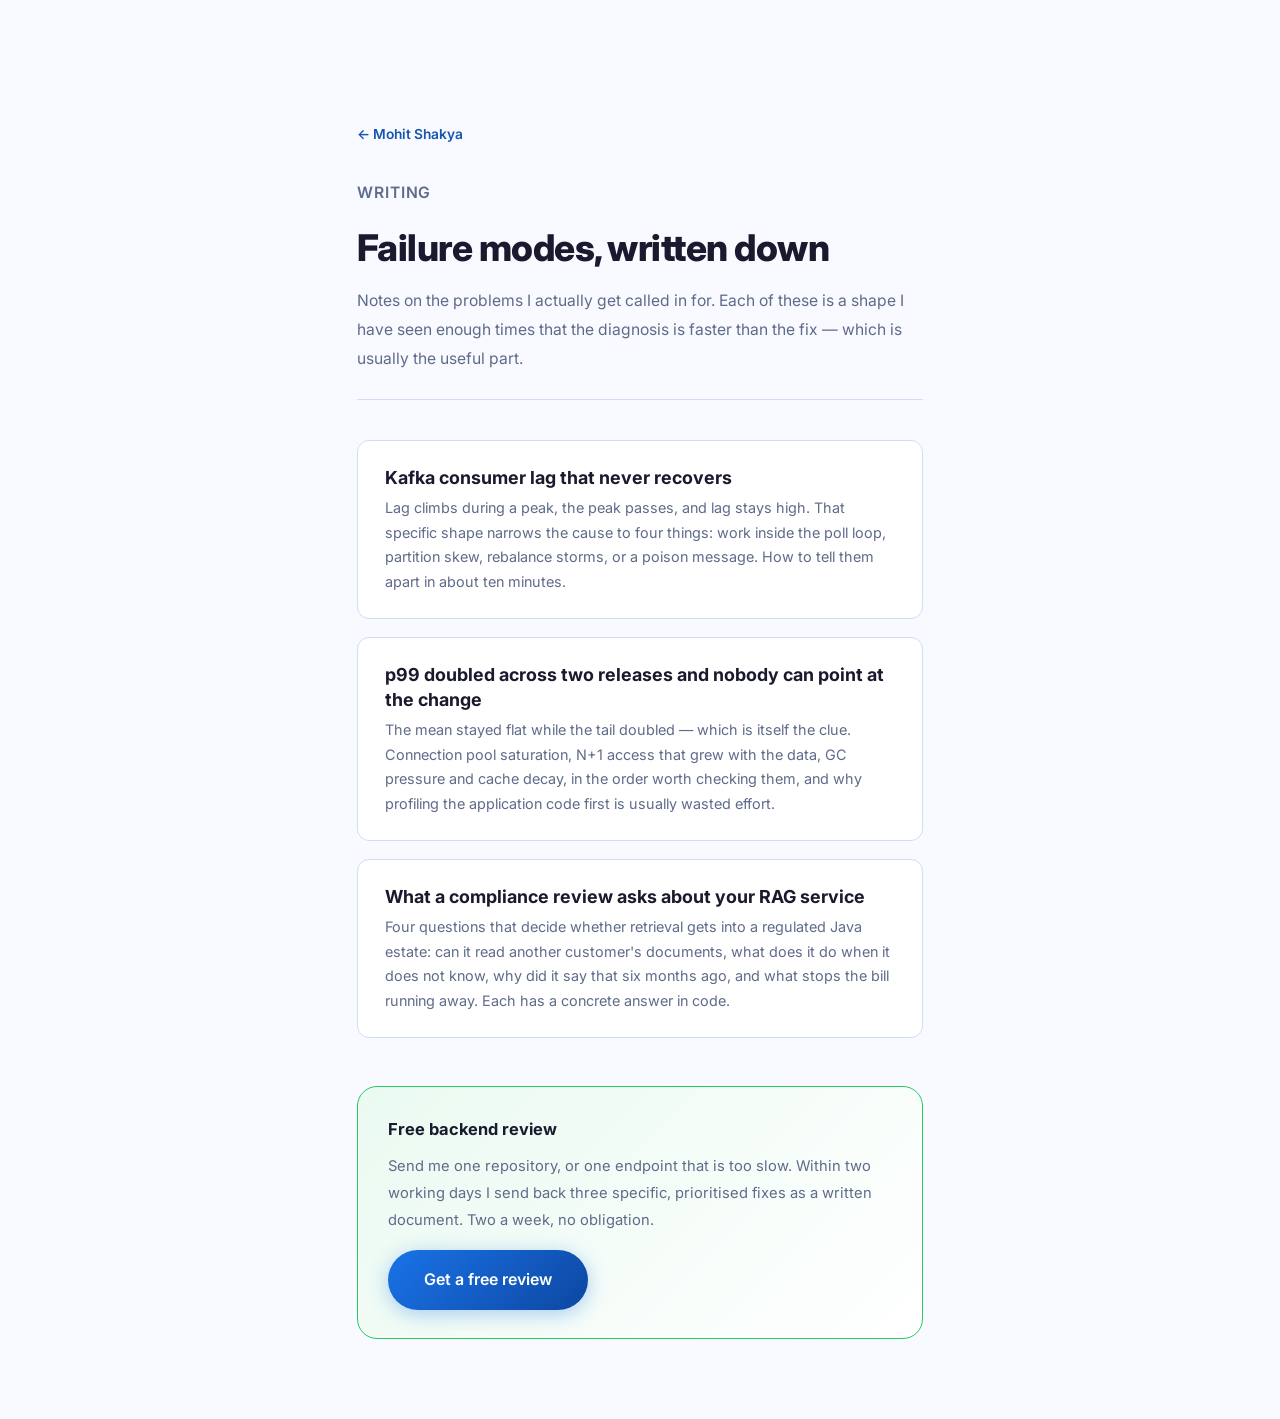
<file: writing/index.html>
<!DOCTYPE html>
<html lang="en">
<head>
<meta charset="UTF-8"/>
<meta name="viewport" content="width=device-width, initial-scale=1.0"/>
<title>Writing &mdash; Kafka, Spring Boot and production failure modes</title>
<meta name="description" content="Notes on the backend failures I get called in for: Kafka consumer lag that never recovers, latency regressions nobody can bisect, and what a compliance review asks about a RAG service."/>
<link rel="canonical" href="https://mohitshaky.github.io/writing/"/>
<meta property="og:type" content="website"/>
<meta property="og:title" content="Writing &mdash; Kafka, Spring Boot and production failure modes"/>
<meta property="og:description" content="Notes on the backend failures I get called in for."/>
<meta property="og:url" content="https://mohitshaky.github.io/writing/"/>
<meta property="og:image" content="https://mohitshaky.github.io/og-banner.jpg"/>
<link rel="icon" href="data:image/svg+xml,<svg xmlns='http://www.w3.org/2000/svg' viewBox='0 0 100 100'><rect width='100' height='100' rx='20' fill='%231a73e8'/><text y='68' x='50' text-anchor='middle' font-size='52' font-family='Inter,sans-serif' font-weight='800' fill='white'>M</text></svg>"/>
<link rel="preload" as="style" href="https://fonts.googleapis.com/css2?family=Inter:wght@300;400;500;600;700;800&display=swap"/>
<link rel="stylesheet" href="https://fonts.googleapis.com/css2?family=Inter:wght@300;400;500;600;700;800&display=swap" media="print" onload="this.media='all'"/>
<noscript><link rel="stylesheet" href="https://fonts.googleapis.com/css2?family=Inter:wght@300;400;500;600;700;800&display=swap"/></noscript>
<link rel="stylesheet" href="../style.css"/>
</head>
<body>

<div class="article-wrap">
  <a href="../index.html" class="article-back">&#8592; Mohit Shakya</a>
  <p class="article-meta">Writing</p>
  <h1>Failure modes, written down</h1>
  <p class="article-standfirst">
    Notes on the problems I actually get called in for. Each of these is a shape I have seen enough times that the
    diagnosis is faster than the fix &mdash; which is usually the useful part.
  </p>

  <div class="writing-list">
    <a class="writing-item" href="kafka-consumer-lag-not-recovering.html">
      <h2>Kafka consumer lag that never recovers</h2>
      <p>
        Lag climbs during a peak, the peak passes, and lag stays high. That specific shape narrows the cause to
        four things: work inside the poll loop, partition skew, rebalance storms, or a poison message. How to tell
        them apart in about ten minutes.
      </p>
    </a>

    <a class="writing-item" href="spring-boot-p99-latency-regression.html">
      <h2>p99 doubled across two releases and nobody can point at the change</h2>
      <p>
        The mean stayed flat while the tail doubled &mdash; which is itself the clue. Connection pool saturation,
        N+1 access that grew with the data, GC pressure and cache decay, in the order worth checking them, and why
        profiling the application code first is usually wasted effort.
      </p>
    </a>

    <a class="writing-item" href="rag-regulated-java-estate.html">
      <h2>What a compliance review asks about your RAG service</h2>
      <p>
        Four questions that decide whether retrieval gets into a regulated Java estate: can it read another
        customer's documents, what does it do when it does not know, why did it say that six months ago, and what
        stops the bill running away. Each has a concrete answer in code.
      </p>
    </a>
  </div>

  <div class="article-cta">
    <h3>Free backend review</h3>
    <p>
      Send me one repository, or one endpoint that is too slow. Within two working days I send back three specific,
      prioritised fixes as a written document. Two a week, no obligation.
    </p>
    <a href="../index.html#free-review" class="btn-primary">Get a free review</a>
  </div>
</div>

<script src="../app.js"></script>
</body>
</html>
</file>
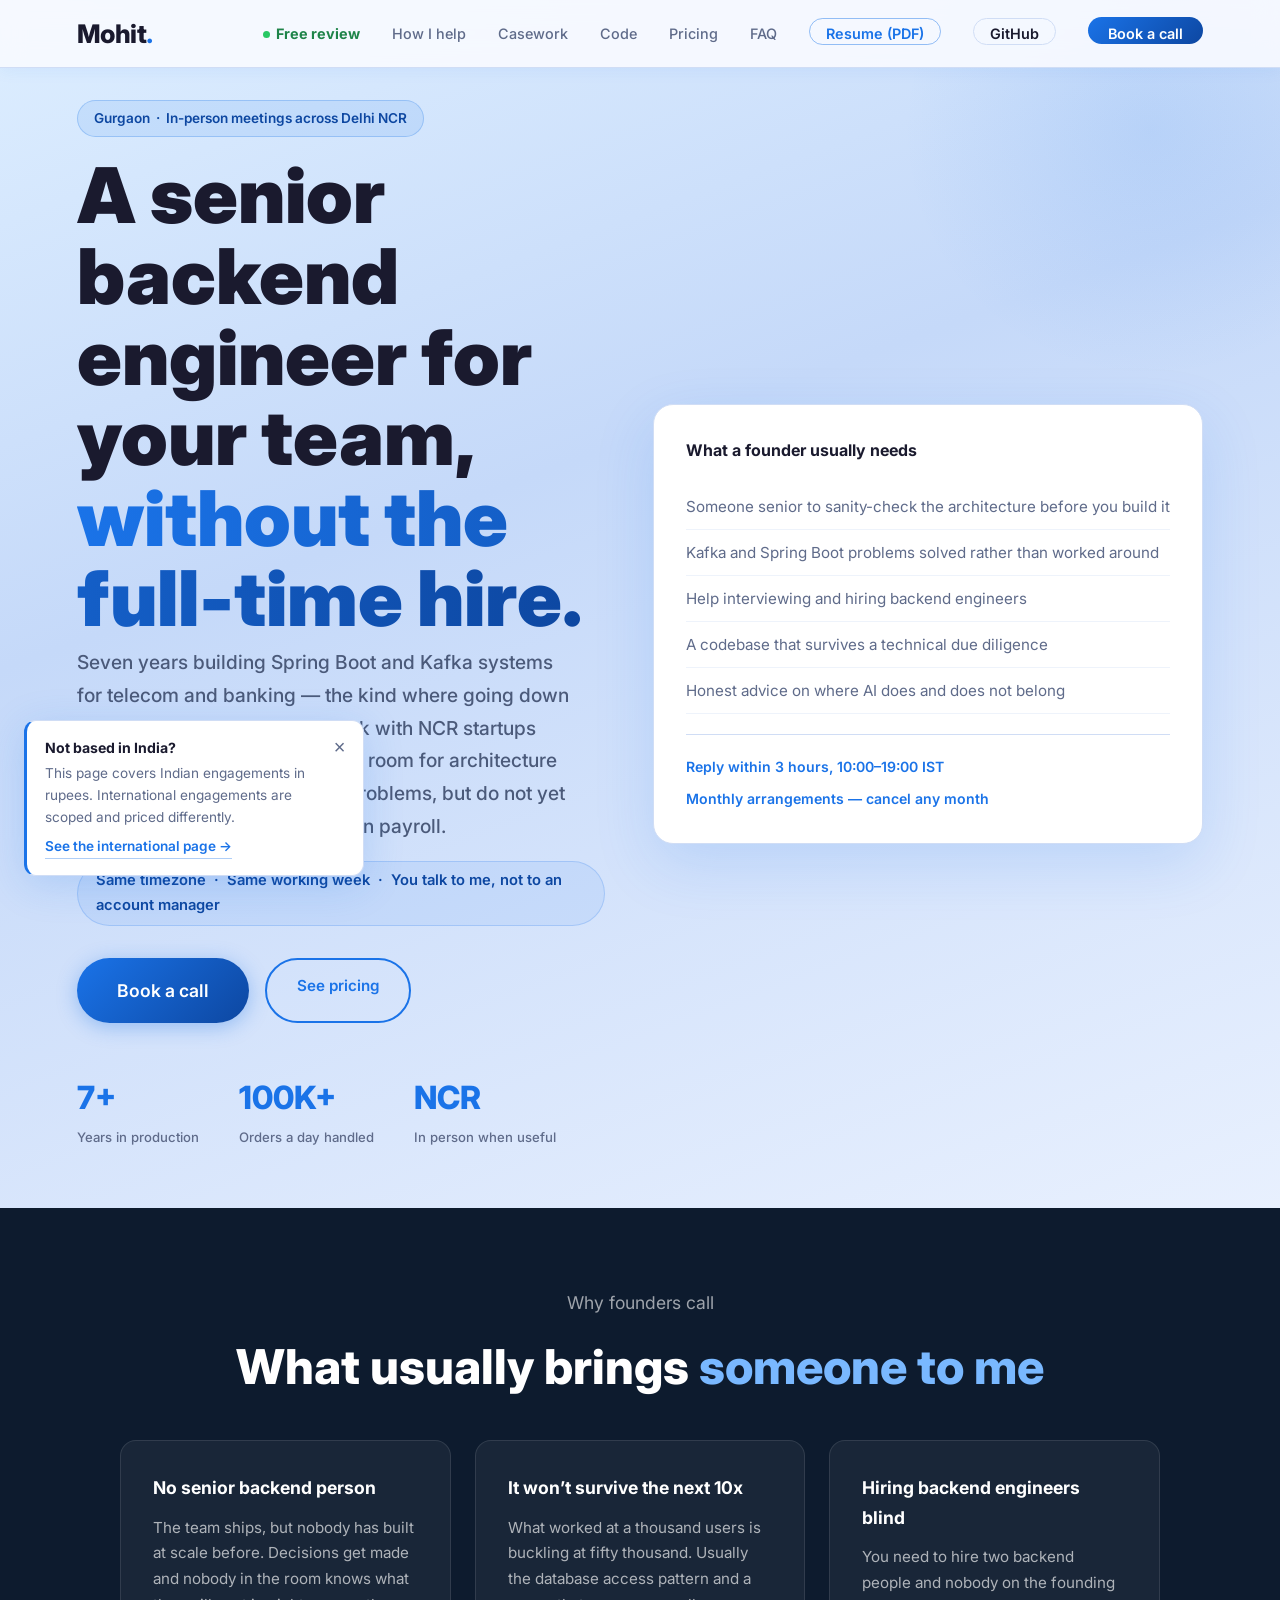
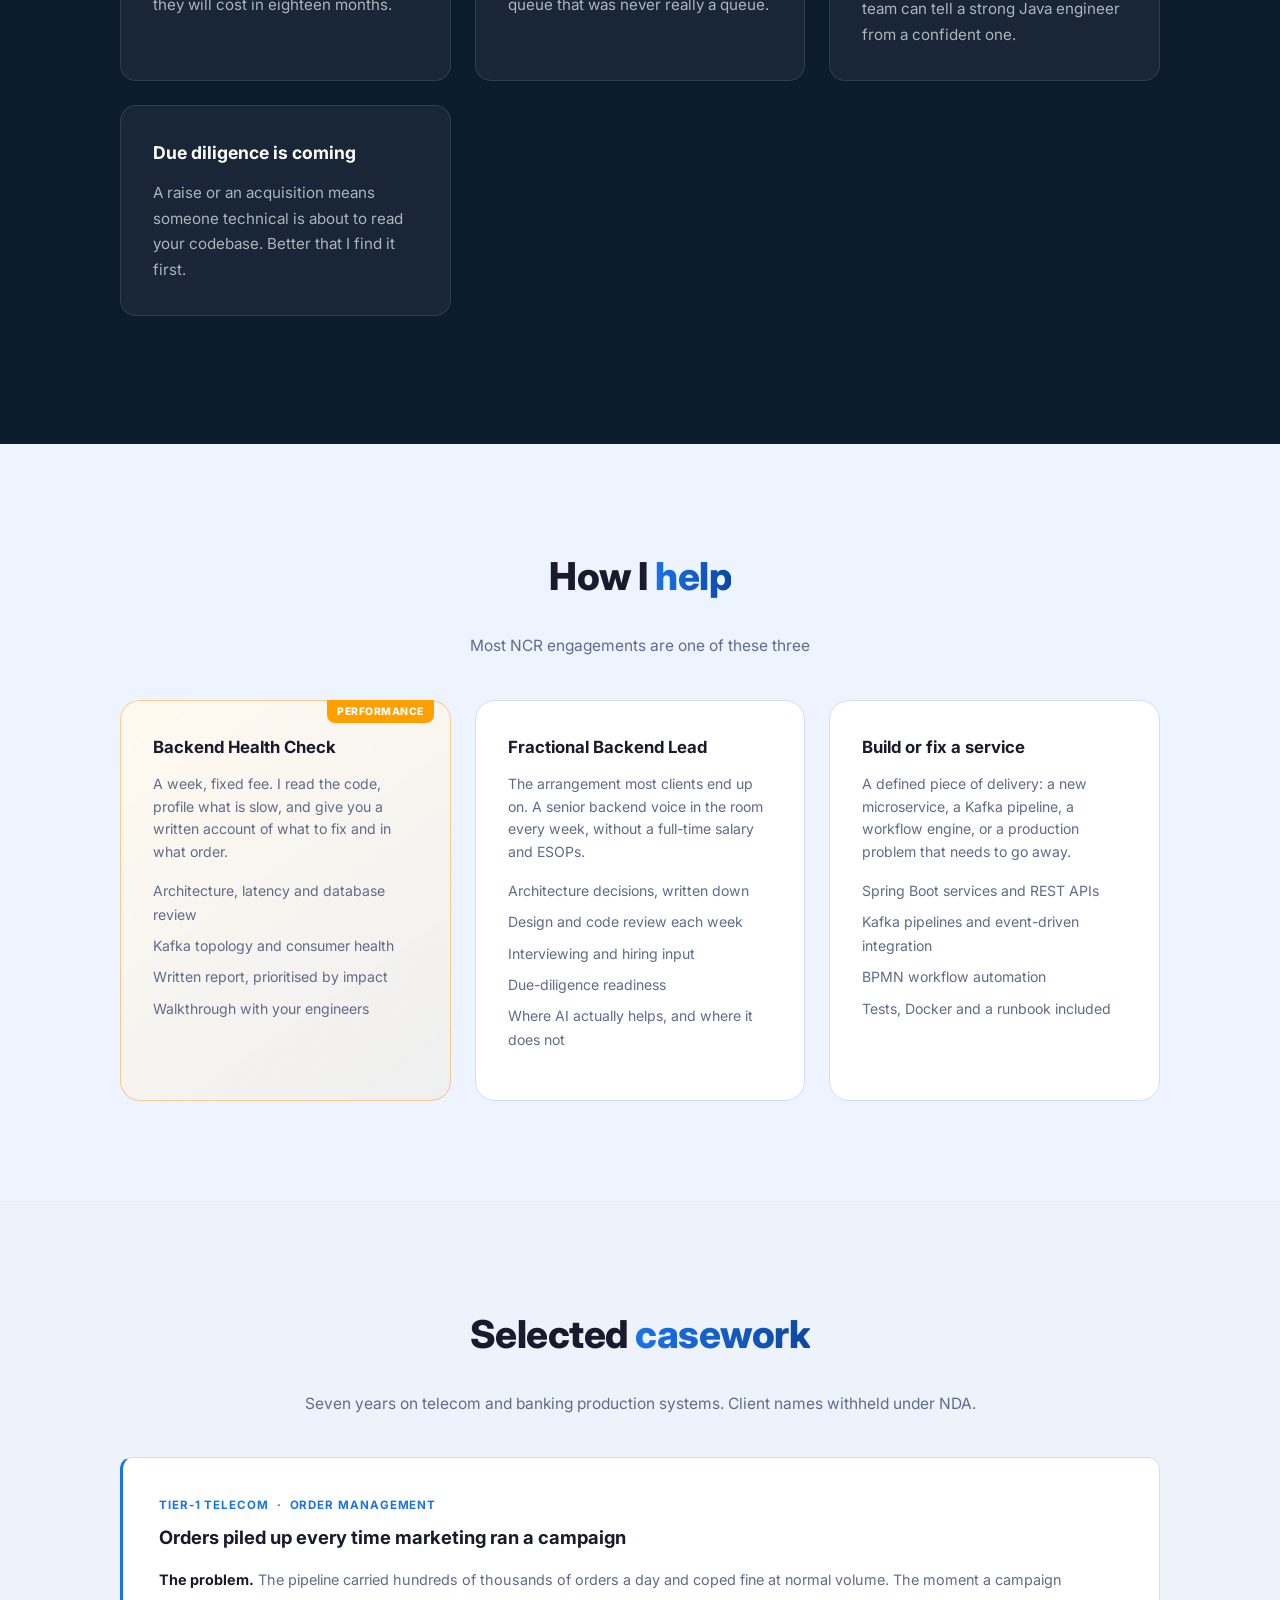
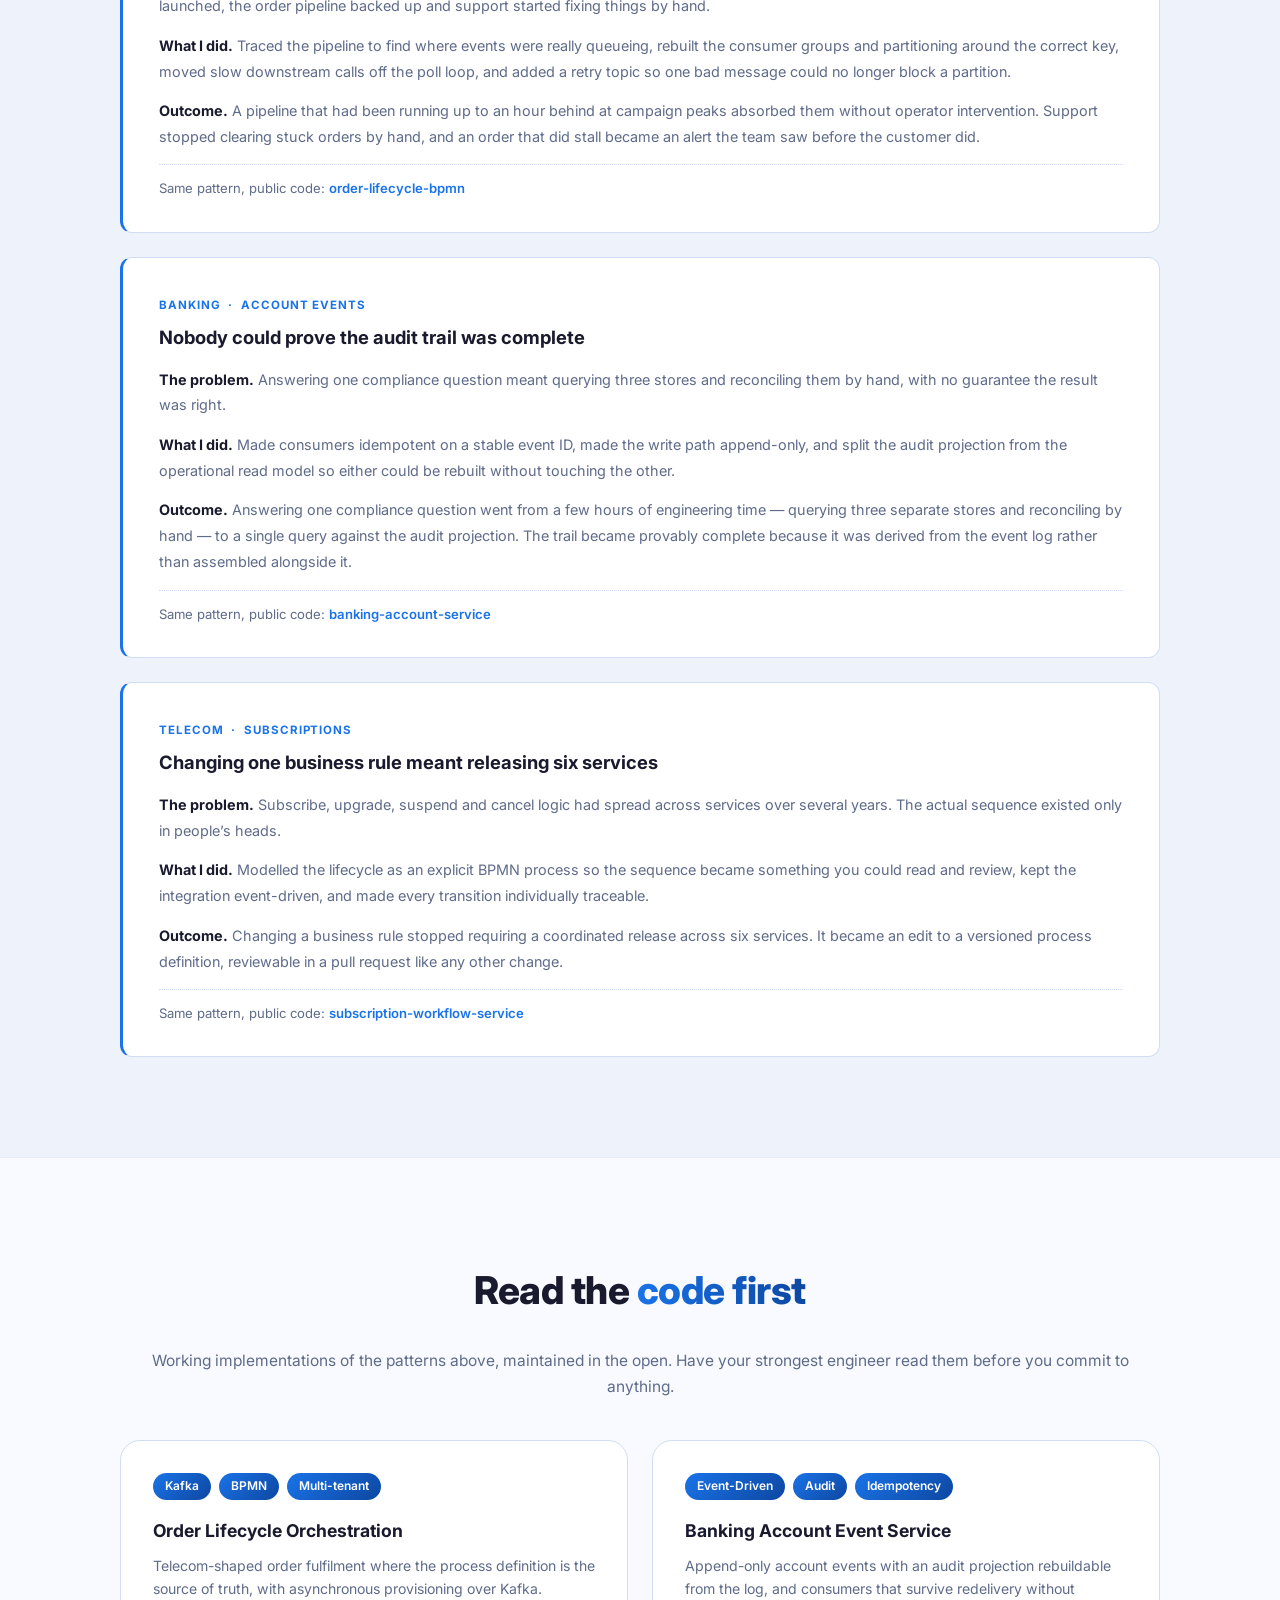
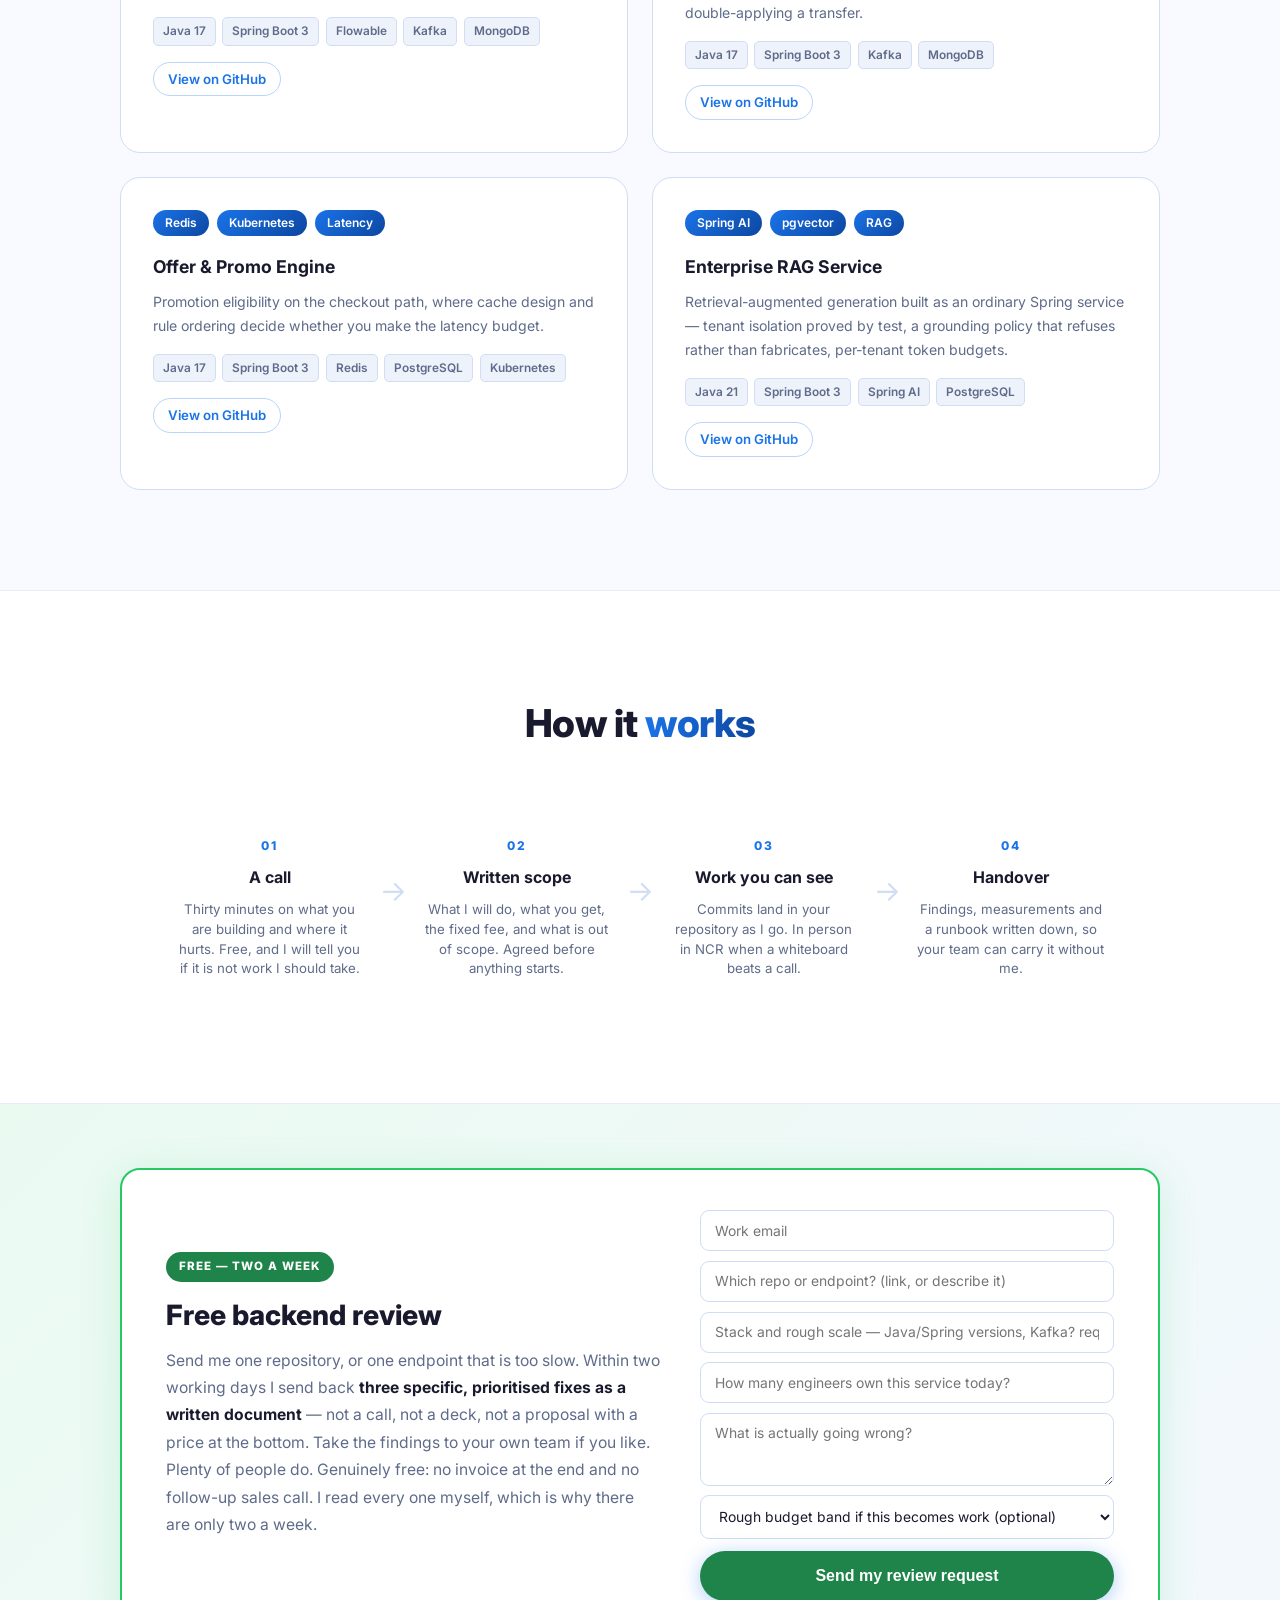
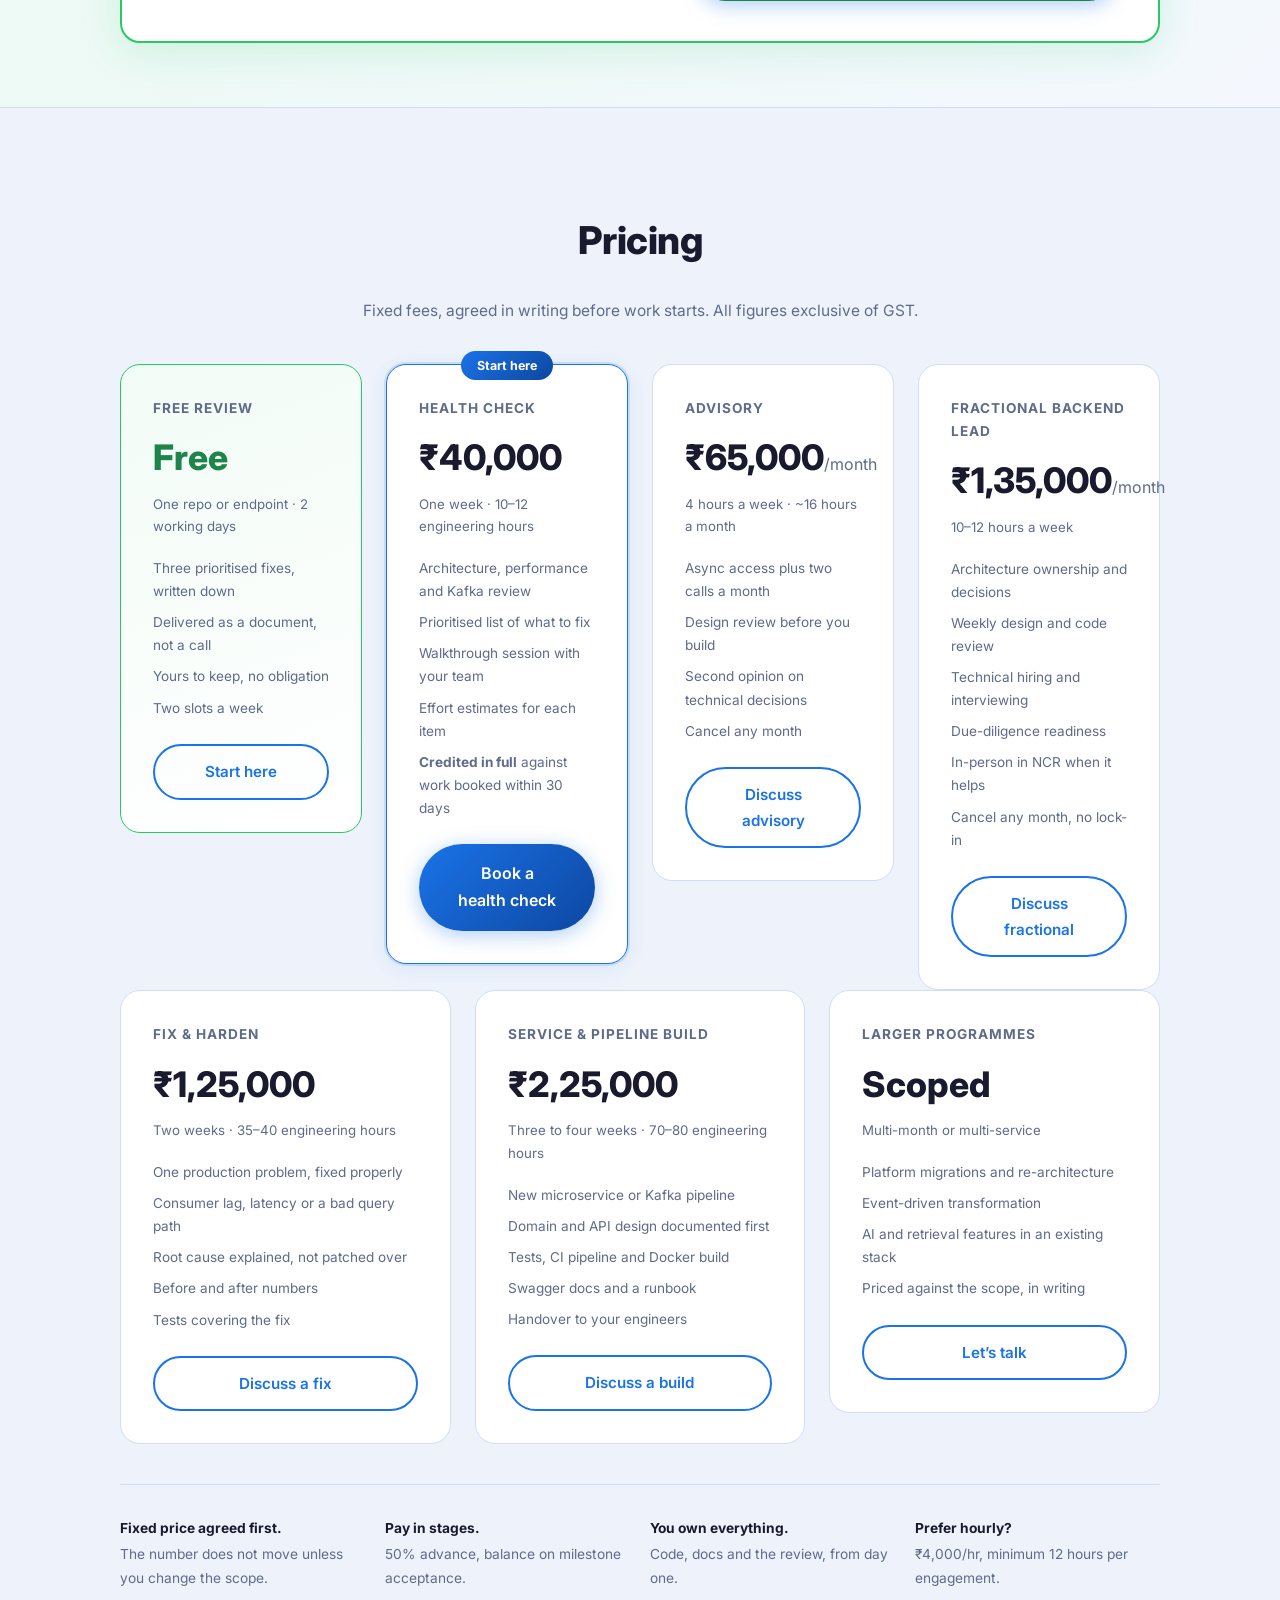
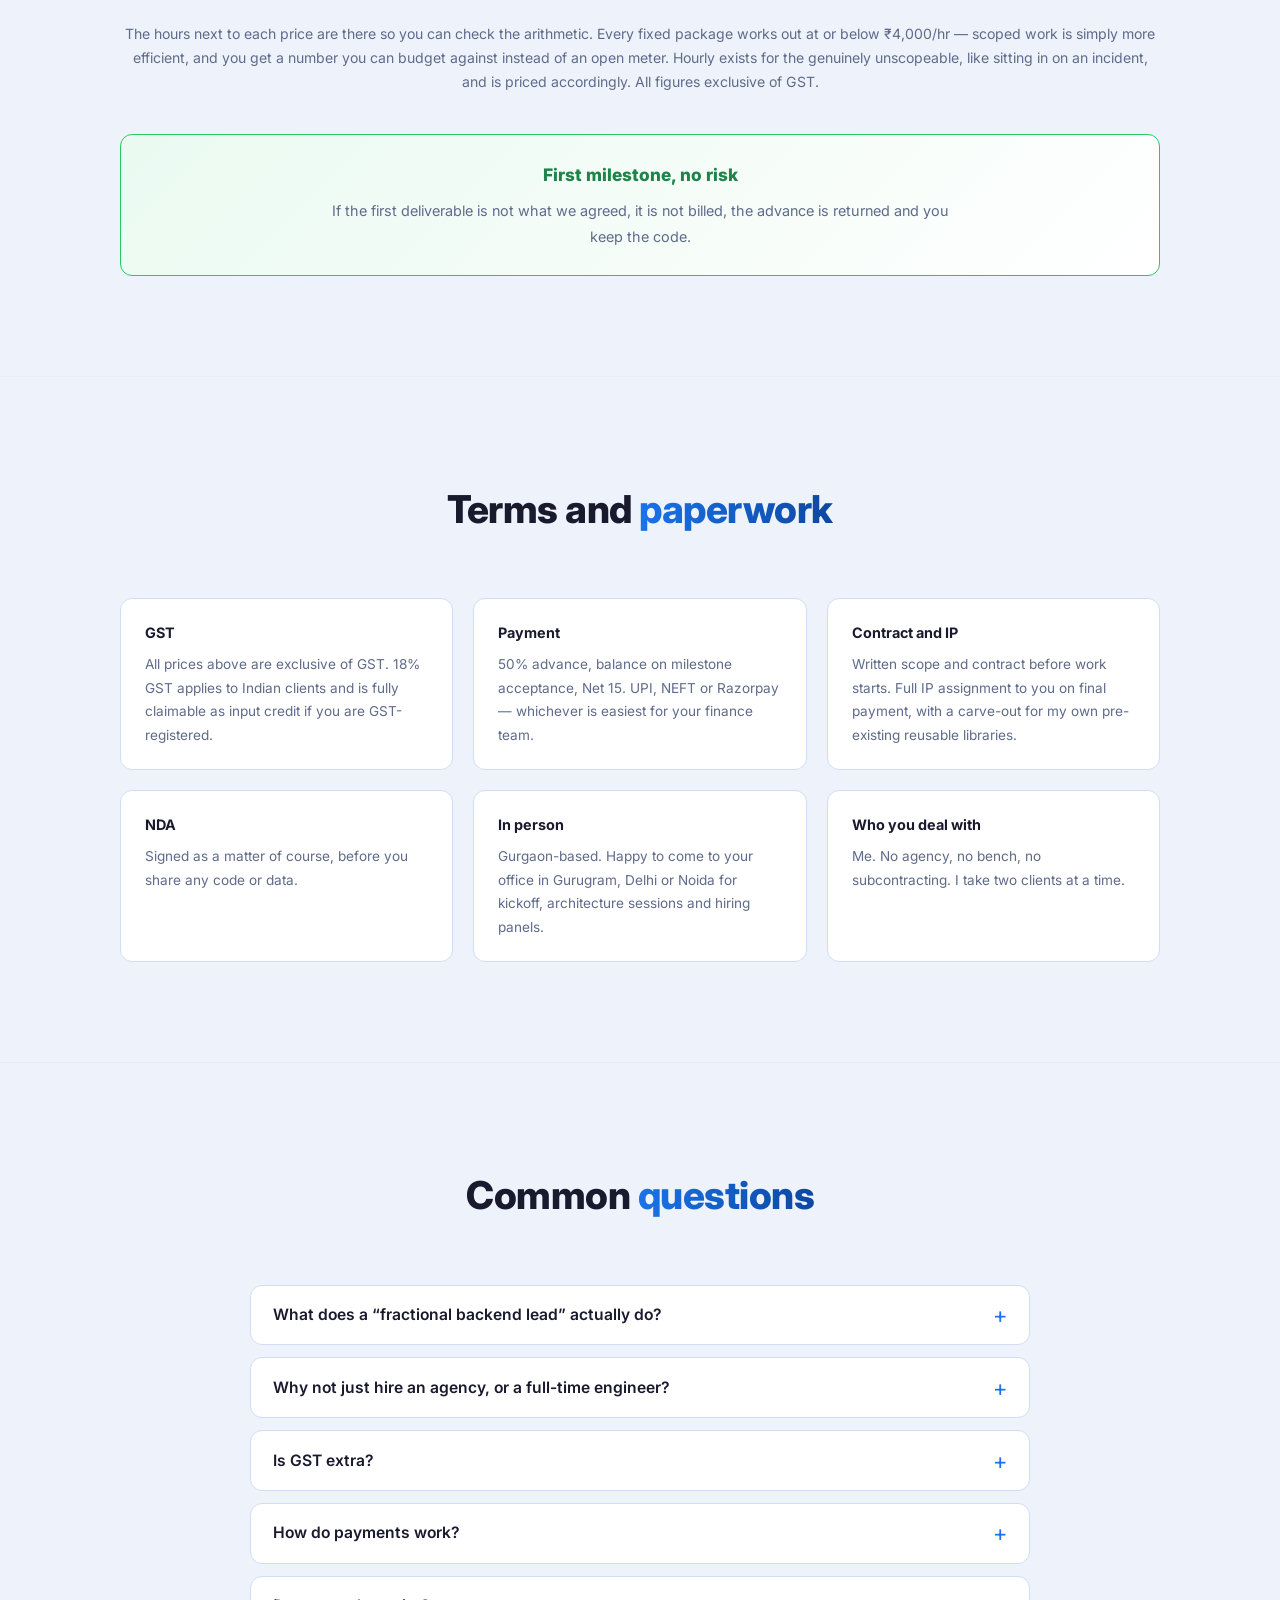
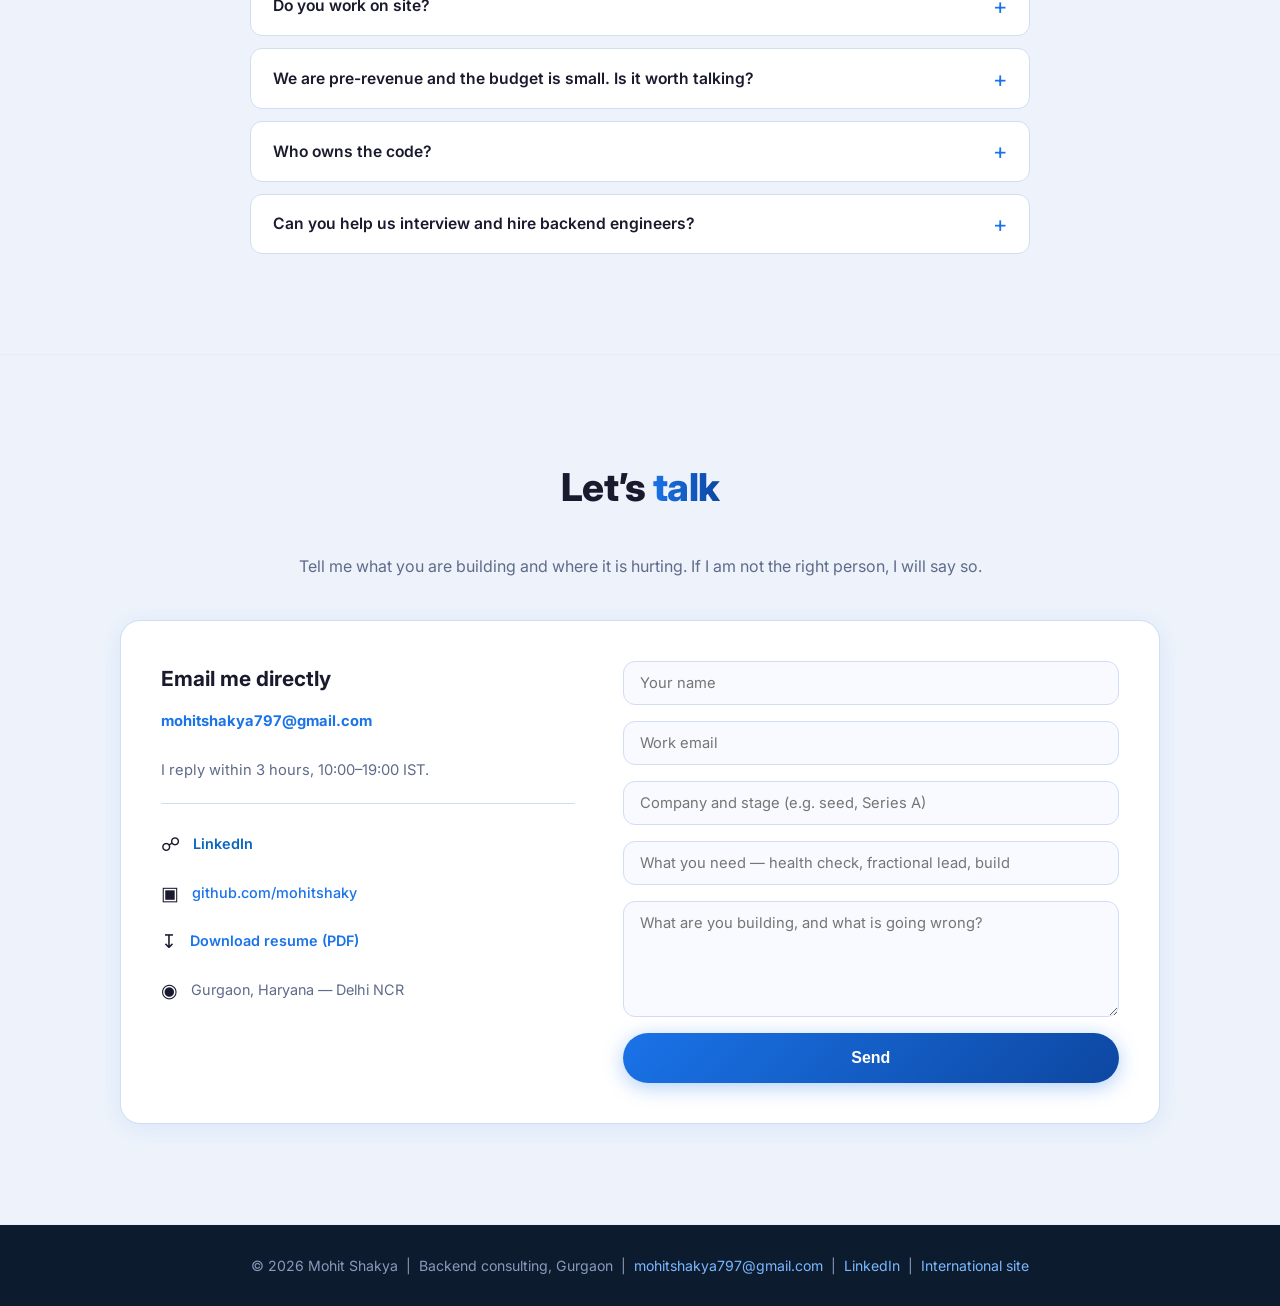
<file: india.html>
<!DOCTYPE html>
<html lang="en-IN">
<head>
  <meta charset="UTF-8" />
  <meta name="viewport" content="width=device-width, initial-scale=1.0"/>
  <title>Mohit Shakya | Backend Consulting for Indian Startups — Gurgaon</title>
  <!-- Deliberately kept out of search. Indian buyers arrive here from LinkedIn,
       NCR networks and direct outreach. Keeping it unindexed stops an overseas
       buyer finding rupee pricing next to the dollar page. -->
  <meta name="robots" content="noindex, nofollow"/>
  <meta name="description" content="Fractional backend lead and Spring Boot / Kafka consulting for Delhi NCR startups. Gurgaon-based, in-person meetings available."/>
  <link rel="icon" href="data:image/svg+xml,<svg xmlns='http://www.w3.org/2000/svg' viewBox='0 0 100 100'><rect width='100' height='100' rx='20' fill='%231a73e8'/><text y='68' x='50' text-anchor='middle' font-size='52' font-family='Inter,sans-serif' font-weight='800' fill='white'>M</text></svg>"/>
  <link rel="preconnect" href="https://fonts.googleapis.com"/>
  <link rel="preconnect" href="https://fonts.gstatic.com" crossorigin/>
  <link href="https://fonts.googleapis.com/css2?family=Inter:wght@300;400;500;600;700;800&display=swap" rel="stylesheet"/>
  <link rel="stylesheet" href="style.css"/>
</head>
<body>

  <a href="#home" class="skip-link">Skip to content</a>

  <nav class="navbar">
    <div class="nav-brand">Mohit<span>.</span></div>
    <ul class="nav-links">
      <li><a href="#free-review" class="nav-free">Free review</a></li>
      <li><a href="#engage">How I help</a></li>
      <li><a href="#casework">Casework</a></li>
      <li><a href="#projects">Code</a></li>
      <li><a href="#fees">Pricing</a></li>
      <li><a href="#faq">FAQ</a></li>
      <li><a href="Mohit-Shakya-Resume.pdf" class="btn-github btn-resume" download>Resume (PDF)</a></li>
      <li><a href="https://github.com/mohitshaky" target="_blank" rel="noopener noreferrer" class="btn-github">GitHub</a></li>
      <li><a href="#contact" class="btn-nav">Book a call</a></li>
    </ul>
  </nav>

  <section class="hero" id="home" tabindex="-1">
    <div class="hero-content">
      <p class="hero-tag">Gurgaon &nbsp;·&nbsp; In-person meetings across Delhi NCR</p>
      <h1>A senior backend engineer for your team, <span>without the full-time hire.</span></h1>
      <p class="hero-sub">
        Seven years building Spring Boot and Kafka systems for telecom and banking &mdash; the kind where going down
        is an incident, not a ticket. I work with NCR startups who need that experience in the room for architecture
        decisions, hiring and the hard problems, but do not yet need a full-time backend lead on payroll.
      </p>
      <p class="hero-authority">Same timezone &nbsp;·&nbsp; Same working week &nbsp;·&nbsp; You talk to me, not to an account manager</p>
      <div class="hero-cta">
        <a href="#contact" class="btn-primary">Book a call</a>
        <a href="#fees" class="btn-secondary">See pricing</a>
      </div>
      <div class="hero-stats">
        <div class="stat"><span>7+</span><p>Years in production</p></div>
        <div class="stat"><span>100K+</span><p>Orders a day handled</p></div>
        <div class="stat"><span>NCR</span><p>In person when useful</p></div>
      </div>
    </div>
    <div class="hero-visual">
      <div class="delivery-card">
        <h4>What a founder usually needs</h4>
        <div class="delivery-item">Someone senior to sanity-check the architecture before you build it</div>
        <div class="delivery-item">Kafka and Spring Boot problems solved rather than worked around</div>
        <div class="delivery-item">Help interviewing and hiring backend engineers</div>
        <div class="delivery-item">A codebase that survives a technical due diligence</div>
        <div class="delivery-item">Honest advice on where AI does and does not belong</div>
        <div class="delivery-meta">
          <span>Reply within 3 hours, 10:00&ndash;19:00 IST</span>
          <span>Monthly arrangements &mdash; cancel any month</span>
        </div>
      </div>
    </div>
  </section>

  <section class="problems-section" id="solutions">
    <div class="container">
      <p class="problems-intro">Why founders call</p>
      <h2 class="section-title-dark">What usually brings <span style="color:#79b8ff">someone to me</span></h2>
      <div class="problems-grid">
        <div class="problem-card">
          <h3>No senior backend person</h3>
          <p>The team ships, but nobody has built at scale before. Decisions get made and nobody in the room knows what they will cost in eighteen months.</p>
        </div>
        <div class="problem-card">
          <h3>It won&rsquo;t survive the next 10x</h3>
          <p>What worked at a thousand users is buckling at fifty thousand. Usually the database access pattern and a queue that was never really a queue.</p>
        </div>
        <div class="problem-card">
          <h3>Hiring backend engineers blind</h3>
          <p>You need to hire two backend people and nobody on the founding team can tell a strong Java engineer from a confident one.</p>
        </div>
        <div class="problem-card">
          <h3>Due diligence is coming</h3>
          <p>A raise or an acquisition means someone technical is about to read your codebase. Better that I find it first.</p>
        </div>
      </div>
    </div>
  </section>

  <section class="section services" id="engage">
    <div class="container">
      <h2 class="section-title">How I <span>help</span></h2>
      <p class="section-sub">Most NCR engagements are one of these three</p>
      <div class="services-grid">
        <div class="service-card perf-card">
          <h3>Backend Health Check</h3>
          <p class="service-blurb">A week, fixed fee. I read the code, profile what is slow, and give you a written account of what to fix and in what order.</p>
          <ul class="service-list">
            <li>Architecture, latency and database review</li>
            <li>Kafka topology and consumer health</li>
            <li>Written report, prioritised by impact</li>
            <li>Walkthrough with your engineers</li>
          </ul>
        </div>
        <div class="service-card">
          <h3>Fractional Backend Lead</h3>
          <p class="service-blurb">The arrangement most clients end up on. A senior backend voice in the room every week, without a full-time salary and ESOPs.</p>
          <ul class="service-list">
            <li>Architecture decisions, written down</li>
            <li>Design and code review each week</li>
            <li>Interviewing and hiring input</li>
            <li>Due-diligence readiness</li>
            <li>Where AI actually helps, and where it does not</li>
          </ul>
        </div>
        <div class="service-card">
          <h3>Build or fix a service</h3>
          <p class="service-blurb">A defined piece of delivery: a new microservice, a Kafka pipeline, a workflow engine, or a production problem that needs to go away.</p>
          <ul class="service-list">
            <li>Spring Boot services and REST APIs</li>
            <li>Kafka pipelines and event-driven integration</li>
            <li>BPMN workflow automation</li>
            <li>Tests, Docker and a runbook included</li>
          </ul>
        </div>
      </div>
    </div>
  </section>

  <!-- CASEWORK -->
  <section class="section casework" id="casework">
    <div class="container">
      <h2 class="section-title">Selected <span>casework</span></h2>
      <p class="section-sub">
        Seven years on telecom and banking production systems. Client names withheld under NDA.
      </p>


      <div class="case-list">
        <div class="case-card">
          <span class="case-domain">Tier-1 telecom &nbsp;·&nbsp; order management</span>
          <h3>Orders piled up every time marketing ran a campaign</h3>
          <p class="case-line"><strong>The problem.</strong> The pipeline carried hundreds of thousands of orders a day and coped fine at normal volume. The moment a campaign launched,
            the order pipeline backed up and support started fixing things by hand.</p>
          <p class="case-line"><strong>What I did.</strong> Traced the pipeline to find where events were really
            queueing, rebuilt the consumer groups and partitioning around the correct key, moved slow downstream
            calls off the poll loop, and added a retry topic so one bad message could no longer block a partition.</p>
          <p class="case-line"><strong>Outcome.</strong> A pipeline that had been running up to an hour behind at campaign
            peaks absorbed them without operator intervention. Support stopped clearing stuck orders by hand, and an order that did stall became an alert the team saw
            before the customer did.</p>
          <p class="case-repo">Same pattern, public code: <a href="https://github.com/mohitshaky/order-lifecycle-bpmn" target="_blank" rel="noopener noreferrer">order-lifecycle-bpmn</a></p>
        </div>

        <div class="case-card">
          <span class="case-domain">Banking &nbsp;·&nbsp; account events</span>
          <h3>Nobody could prove the audit trail was complete</h3>
          <p class="case-line"><strong>The problem.</strong> Answering one compliance question meant querying three
            stores and reconciling them by hand, with no guarantee the result was right.</p>
          <p class="case-line"><strong>What I did.</strong> Made consumers idempotent on a stable event ID, made the
            write path append-only, and split the audit projection from the operational read model so either could
            be rebuilt without touching the other.</p>
          <p class="case-line"><strong>Outcome.</strong> Answering one compliance question went from a few hours of
            engineering time &mdash; querying three separate stores and reconciling by hand &mdash; to a single query
            against the audit projection. The trail became provably complete because it was derived
            from the event log rather than assembled alongside it.</p>
          <p class="case-repo">Same pattern, public code: <a href="https://github.com/mohitshaky/banking-account-service" target="_blank" rel="noopener noreferrer">banking-account-service</a></p>
        </div>

        <div class="case-card">
          <span class="case-domain">Telecom &nbsp;·&nbsp; subscriptions</span>
          <h3>Changing one business rule meant releasing six services</h3>
          <p class="case-line"><strong>The problem.</strong> Subscribe, upgrade, suspend and cancel logic had spread
            across services over several years. The actual sequence existed only in people&rsquo;s heads.</p>
          <p class="case-line"><strong>What I did.</strong> Modelled the lifecycle as an explicit BPMN process so the
            sequence became something you could read and review, kept the integration event-driven, and made every
            transition individually traceable.</p>
          <p class="case-line"><strong>Outcome.</strong> Changing a business rule stopped requiring a coordinated
            release across six services. It became an edit to a versioned process definition, reviewable in a pull
            request like any other change.</p>
          <p class="case-repo">Same pattern, public code: <a href="https://github.com/mohitshaky/subscription-workflow-service" target="_blank" rel="noopener noreferrer">subscription-workflow-service</a></p>
        </div>
      </div>
    </div>
  </section>

  <!-- PUBLIC CODE -->
  <section class="section projects" id="projects">
    <div class="container">
      <h2 class="section-title">Read the <span>code first</span></h2>
      <p class="section-sub">
        Working implementations of the patterns above, maintained in the open. Have your strongest engineer read
        them before you commit to anything.
      </p>
      <div class="projects-grid">
        <div class="project-card">
          <div class="project-header">
            <span class="project-tag">Kafka</span><span class="project-tag">BPMN</span><span class="project-tag">Multi-tenant</span>
          </div>
          <h3>Order Lifecycle Orchestration</h3>
          <p>Telecom-shaped order fulfilment where the process definition is the source of truth, with asynchronous provisioning over Kafka.</p>
          <div class="project-tech"><span>Java 17</span><span>Spring Boot 3</span><span>Flowable</span><span>Kafka</span><span>MongoDB</span></div>
          <a href="https://github.com/mohitshaky/order-lifecycle-bpmn" target="_blank" rel="noopener noreferrer" class="project-link">View on GitHub</a>
        </div>

        <div class="project-card">
          <div class="project-header">
            <span class="project-tag">Event-Driven</span><span class="project-tag">Audit</span><span class="project-tag">Idempotency</span>
          </div>
          <h3>Banking Account Event Service</h3>
          <p>Append-only account events with an audit projection rebuildable from the log, and consumers that survive redelivery without double-applying a transfer.</p>
          <div class="project-tech"><span>Java 17</span><span>Spring Boot 3</span><span>Kafka</span><span>MongoDB</span></div>
          <a href="https://github.com/mohitshaky/banking-account-service" target="_blank" rel="noopener noreferrer" class="project-link">View on GitHub</a>
        </div>

        <div class="project-card">
          <div class="project-header">
            <span class="project-tag">Redis</span><span class="project-tag">Kubernetes</span><span class="project-tag">Latency</span>
          </div>
          <h3>Offer &amp; Promo Engine</h3>
          <p>Promotion eligibility on the checkout path, where cache design and rule ordering decide whether you make the latency budget.</p>
          <div class="project-tech"><span>Java 17</span><span>Spring Boot 3</span><span>Redis</span><span>PostgreSQL</span><span>Kubernetes</span></div>
          <a href="https://github.com/mohitshaky/offer-promo-engine" target="_blank" rel="noopener noreferrer" class="project-link">View on GitHub</a>
        </div>

        <div class="project-card">
          <div class="project-header">
            <span class="project-tag">Spring AI</span><span class="project-tag">pgvector</span><span class="project-tag">RAG</span>
          </div>
          <h3>Enterprise RAG Service</h3>
          <p>Retrieval-augmented generation built as an ordinary Spring service &mdash; tenant isolation proved by test, a grounding policy that refuses rather than fabricates, per-tenant token budgets.</p>
          <div class="project-tech"><span>Java 21</span><span>Spring Boot 3</span><span>Spring AI</span><span>PostgreSQL</span></div>
          <a href="https://github.com/mohitshaky/enterprise-rag-service" target="_blank" rel="noopener noreferrer" class="project-link">View on GitHub</a>
        </div>
      </div>
    </div>
  </section>

  <!-- PROCESS -->
  <section class="section how-i-work" id="process">
    <div class="container">
      <h2 class="section-title">How it <span>works</span></h2>
      <div class="process-steps">
        <div class="process-step">
          <div class="step-num">01</div>
          <h3>A call</h3>
          <p>Thirty minutes on what you are building and where it hurts. Free, and I will tell you if it is not work I should take.</p>
        </div>
        <div class="process-arrow">&#8594;</div>
        <div class="process-step">
          <div class="step-num">02</div>
          <h3>Written scope</h3>
          <p>What I will do, what you get, the fixed fee, and what is out of scope. Agreed before anything starts.</p>
        </div>
        <div class="process-arrow">&#8594;</div>
        <div class="process-step">
          <div class="step-num">03</div>
          <h3>Work you can see</h3>
          <p>Commits land in your repository as I go. In person in NCR when a whiteboard beats a call.</p>
        </div>
        <div class="process-arrow">&#8594;</div>
        <div class="process-step">
          <div class="step-num">04</div>
          <h3>Handover</h3>
          <p>Findings, measurements and a runbook written down, so your team can carry it without me.</p>
        </div>
      </div>
    </div>
  </section>

  <!-- FREE REVIEW -->
  <section class="free-offer" id="free-review">
    <div class="container">
      <div class="free-box">
        <div class="free-main">
          <span class="free-badge">Free &mdash; two a week</span>
          <h2>Free backend review</h2>
          <p class="free-lede">
            Send me one repository, or one endpoint that is too slow. Within two working days I send back
            <strong>three specific, prioritised fixes as a written document</strong> &mdash; not a call, not a deck,
            not a proposal with a price at the bottom. Take the findings to your own team if you like. Plenty of
            people do. Genuinely free: no invoice at the end and no follow-up sales call. I read every one myself,
            which is why there are only two a week.
          </p>
        </div>
        <form class="free-form" id="reviewForm" action="https://formspree.io/f/mwvypewg" method="POST">
          <input type="hidden" name="request_type" value="Free backend review (India)"/>
          <input type="email" name="email" placeholder="Work email" aria-label="Work email" autocomplete="email" required/>
          <input type="text" name="target" placeholder="Which repo or endpoint? (link, or describe it)" aria-label="Which repo or endpoint" required/>
          <input type="text" name="stack" placeholder="Stack and rough scale — Java/Spring versions, Kafka? requests per day?" aria-label="Stack and scale" required/>
          <input type="text" name="owners" placeholder="How many engineers own this service today?" aria-label="How many engineers own this service" required/>
          <textarea name="problem" rows="3" placeholder="What is actually going wrong?" aria-label="What is going wrong" required></textarea>
          <select name="budget" aria-label="Rough budget band">
            <option value="">Rough budget band if this becomes work (optional)</option>
            <option value="inr-under-50k">Under &#8377;50,000</option>
            <option value="inr-50k-150k">&#8377;50,000 &ndash; 1,50,000</option>
            <option value="inr-150k-plus">&#8377;1,50,000+</option>
            <option value="inr-retainer">Monthly retainer</option>
            <option value="none-yet">No budget yet &mdash; a fine answer</option>
          </select>
          <button type="submit" class="btn-primary" id="reviewBtn">Send my review request</button>
          <p id="reviewStatus" class="form-status" role="status" aria-live="polite"></p>
        </form>
      </div>
    </div>
  </section>

  <section class="section pricing" id="fees">
    <div class="container">
      <h2 class="section-title">Pricing</h2>
      <p class="section-sub">
        Fixed fees, agreed in writing before work starts. All figures exclusive of GST.
      </p>

      <div class="pricing-grid pricing-grid-4">
        <div class="pricing-card pricing-free">
          <div class="pricing-label">Free Review</div>
          <div class="pricing-price">Free</div>
          <p class="pricing-desc">One repo or endpoint &middot; 2 working days</p>
          <ul class="pricing-features">
            <li>Three prioritised fixes, written down</li>
            <li>Delivered as a document, not a call</li>
            <li>Yours to keep, no obligation</li>
            <li>Two slots a week</li>
          </ul>
          <a href="#free-review" class="btn-secondary">Start here</a>
        </div>

        <div class="pricing-card pricing-popular">
          <div class="pricing-badge">Start here</div>
          <div class="pricing-label">Health Check</div>
          <div class="pricing-price">&#8377;40,000</div>
          <p class="pricing-desc">One week &middot; 10&ndash;12 engineering hours</p>
          <ul class="pricing-features">
            <li>Architecture, performance and Kafka review</li>
            <li>Prioritised list of what to fix</li>
            <li>Walkthrough session with your team</li>
            <li>Effort estimates for each item</li>
            <li><strong>Credited in full</strong> against work booked within 30 days</li>
          </ul>
          <a href="#contact" class="btn-primary">Book a health check</a>
        </div>

        <div class="pricing-card">
          <div class="pricing-label">Advisory</div>
          <div class="pricing-price">&#8377;65,000<span>/month</span></div>
          <p class="pricing-desc">4 hours a week &middot; ~16 hours a month</p>
          <ul class="pricing-features">
            <li>Async access plus two calls a month</li>
            <li>Design review before you build</li>
            <li>Second opinion on technical decisions</li>
            <li>Cancel any month</li>
          </ul>
          <a href="#contact" class="btn-secondary">Discuss advisory</a>
        </div>

        <div class="pricing-card">
          <div class="pricing-label">Fractional Backend Lead</div>
          <div class="pricing-price">&#8377;1,35,000<span>/month</span></div>
          <p class="pricing-desc">10&ndash;12 hours a week</p>
          <ul class="pricing-features">
            <li>Architecture ownership and decisions</li>
            <li>Weekly design and code review</li>
            <li>Technical hiring and interviewing</li>
            <li>Due-diligence readiness</li>
            <li>In-person in NCR when it helps</li>
            <li>Cancel any month, no lock-in</li>
          </ul>
          <a href="#contact" class="btn-secondary">Discuss fractional</a>
        </div>

      </div>

      <div class="pricing-grid pricing-grid-4">
        <div class="pricing-card">
          <div class="pricing-label">Fix &amp; Harden</div>
          <div class="pricing-price">&#8377;1,25,000</div>
          <p class="pricing-desc">Two weeks &middot; 35&ndash;40 engineering hours</p>
          <ul class="pricing-features">
            <li>One production problem, fixed properly</li>
            <li>Consumer lag, latency or a bad query path</li>
            <li>Root cause explained, not patched over</li>
            <li>Before and after numbers</li>
            <li>Tests covering the fix</li>
          </ul>
          <a href="#contact" class="btn-secondary">Discuss a fix</a>
        </div>

        <div class="pricing-card">
          <div class="pricing-label">Service &amp; Pipeline Build</div>
          <div class="pricing-price">&#8377;2,25,000</div>
          <p class="pricing-desc">Three to four weeks &middot; 70&ndash;80 engineering hours</p>
          <ul class="pricing-features">
            <li>New microservice or Kafka pipeline</li>
            <li>Domain and API design documented first</li>
            <li>Tests, CI pipeline and Docker build</li>
            <li>Swagger docs and a runbook</li>
            <li>Handover to your engineers</li>
          </ul>
          <a href="#contact" class="btn-secondary">Discuss a build</a>
        </div>

        <div class="pricing-card">
          <div class="pricing-label">Larger programmes</div>
          <div class="pricing-price">Scoped</div>
          <p class="pricing-desc">Multi-month or multi-service</p>
          <ul class="pricing-features">
            <li>Platform migrations and re-architecture</li>
            <li>Event-driven transformation</li>
            <li>AI and retrieval features in an existing stack</li>
            <li>Priced against the scope, in writing</li>
          </ul>
          <a href="#contact" class="btn-secondary">Let&rsquo;s talk</a>
        </div>
      </div>

      <div class="pricing-reassure">
        <div><strong>Fixed price agreed first.</strong> The number does not move unless you change the scope.</div>
        <div><strong>Pay in stages.</strong> 50% advance, balance on milestone acceptance.</div>
        <div><strong>You own everything.</strong> Code, docs and the review, from day one.</div>
        <div><strong>Prefer hourly?</strong> &#8377;4,000/hr, minimum 12 hours per engagement.</div>
      </div>

      <p class="pricing-note">
        The hours next to each price are there so you can check the arithmetic. Every fixed package works out at
        or below &#8377;4,000/hr &mdash; scoped work is simply more efficient, and you get a number you can budget
        against instead of an open meter. Hourly exists for the genuinely unscopeable, like sitting in on an
        incident, and is priced accordingly. All figures exclusive of GST.
      </p>

      <div class="guarantee">
        <h3>First milestone, no risk</h3>
        <p>
          If the first deliverable is not what we agreed, it is not billed, the advance is returned and you keep the code.
        </p>
      </div>
    </div>
  </section>

  <section class="section working" id="terms">
    <div class="container">
      <h2 class="section-title">Terms and <span>paperwork</span></h2>
      <div class="working-grid">
        <div class="working-item">
          <h4>GST</h4>
          <p>All prices above are exclusive of GST. 18% GST applies to Indian clients and is fully claimable as input credit if you are GST-registered.</p>
        </div>
        <div class="working-item">
          <h4>Payment</h4>
          <p>50% advance, balance on milestone acceptance, Net 15. UPI, NEFT or Razorpay &mdash; whichever is easiest for your finance team.</p>
        </div>
        <div class="working-item">
          <h4>Contract and IP</h4>
          <p>Written scope and contract before work starts. Full IP assignment to you on final payment, with a carve-out for my own pre-existing reusable libraries.</p>
        </div>
        <div class="working-item">
          <h4>NDA</h4>
          <p>Signed as a matter of course, before you share any code or data.</p>
        </div>
        <div class="working-item">
          <h4>In person</h4>
          <p>Gurgaon-based. Happy to come to your office in Gurugram, Delhi or Noida for kickoff, architecture sessions and hiring panels.</p>
        </div>
        <div class="working-item">
          <h4>Who you deal with</h4>
          <p>Me. No agency, no bench, no subcontracting. I take two clients at a time.</p>
        </div>
      </div>

      <!--
        STILL MISSING: case 3 has no figure of its own, and there is no "after"
        number on case 1 (only the "up to an hour behind" before). Add them when
        you have something you can defend.
      -->
    </div>
  </section>

  <section class="section faq" id="faq">
    <div class="container">
      <h2 class="section-title">Common <span>questions</span></h2>
      <div class="faq-list">
        <details class="faq-item">
          <summary>What does a &ldquo;fractional backend lead&rdquo; actually do?</summary>
          <p>
            The work a senior backend engineer does that is not writing code: deciding the architecture before you
            build it, reviewing what the team ships, sitting on hiring panels so you stop guessing, keeping the
            codebase in a state that survives due diligence, and telling you honestly where AI helps and where it
            is a distraction. Ten to twelve hours a week, every week, so the context stays warm.
          </p>
        </details>

        <details class="faq-item">
          <summary>Why not just hire an agency, or a full-time engineer?</summary>
          <p>
            An agency gives you a developer and an account manager, and the person you brief is not the person who
            writes the code. A full-time senior backend lead in NCR is a salary plus ESOPs plus a three-month notice
            period, which is a lot of commitment at seed stage. This sits between the two: one senior person, direct,
            monthly, cancellable. When you genuinely need a full-time lead I will tell you, and I will help you hire
            them.
          </p>
        </details>

        <details class="faq-item">
          <summary>Is GST extra?</summary>
          <p>
            Yes. Every price on this page is exclusive of GST; 18% applies to Indian clients. If you are
            GST-registered it is fully claimable as input credit, so the effective cost to you is the listed price.
          </p>
        </details>

        <details class="faq-item">
          <summary>How do payments work?</summary>
          <p>
            50% advance and the balance on milestone acceptance, Net 15. UPI, NEFT or Razorpay &mdash; whichever suits
            your finance process. Retainers are invoiced monthly in advance.
          </p>
        </details>

        <details class="faq-item">
          <summary>Do you work on site?</summary>
          <p>
            I am in Gurgaon, so yes when it is genuinely useful &mdash; kickoff, architecture sessions, hiring panels,
            incident post-mortems. Anywhere in Gurugram, Delhi or Noida. The rest is remote, because a whiteboard is
            worth a commute and a status update is not.
          </p>
        </details>

        <details class="faq-item">
          <summary>We are pre-revenue and the budget is small. Is it worth talking?</summary>
          <p>
            Start with the free review &mdash; it costs nothing and you get three concrete things to fix whether or
            not you hire me. If you want the full picture, the &#8377;40,000 Health Check goes through the whole
            backend and the fee comes off anything you book within thirty days. If even that is out of reach right
            now, say so on the call &mdash; I would rather scope something down than not have the conversation.
          </p>
        </details>

        <details class="faq-item">
          <summary>Who owns the code?</summary>
          <p>
            You do. Full IP assignment on final payment &mdash; code, documentation, configuration. The one carve-out
            is my own pre-existing reusable libraries, which are licensed to you for the delivered work rather than
            assigned.
          </p>
        </details>

        <details class="faq-item">
          <summary>Can you help us interview and hire backend engineers?</summary>
          <p>
            Yes, and it is one of the more valuable things in the fractional arrangement. I will write the role,
            build a technical screen that tests what the job actually needs, sit on panels, and give you a straight
            read afterwards. Seven years of production Java means I know what a strong answer sounds like.
          </p>
        </details>
      </div>
    </div>
  </section>

  <section class="section contact" id="contact">
    <div class="container">
      <h2 class="section-title">Let&rsquo;s <span>talk</span></h2>
      <p class="contact-sub">
        Tell me what you are building and where it is hurting. If I am not the right person, I will say so.
      </p>
      <div class="contact-box">
        <div class="contact-info">
          <h3>Email me directly</h3>
          <p class="contact-email-big"><a href="#" class="email-link" data-fill="text">Email</a></p>
          <p class="contact-reply">I reply within 3 hours, 10:00&ndash;19:00 IST.</p>
          <div class="contact-items">
            <div class="contact-item"><span aria-hidden="true">&#9741;</span><p><a href="https://linkedin.com/in/mohit-shakya-9ab944110" target="_blank" rel="noopener noreferrer" style="color:#0A66C2;font-weight:600;">LinkedIn</a></p></div>
            <div class="contact-item"><span aria-hidden="true">&#9635;</span><p><a href="https://github.com/mohitshaky" target="_blank" rel="noopener noreferrer">github.com/mohitshaky</a></p></div>
            <div class="contact-item"><span aria-hidden="true">&#8615;</span><p><a href="Mohit-Shakya-Resume.pdf" download style="color:var(--primary);font-weight:600;">Download resume (PDF)</a></p></div>
            <div class="contact-item"><span aria-hidden="true">&#9673;</span><p>Gurgaon, Haryana &mdash; Delhi NCR</p></div>
          </div>
        </div>
        <form class="contact-form" id="contactForm" action="https://formspree.io/f/mwvypewg" method="POST">
          <input type="hidden" name="request_type" value="India enquiry (INR)"/>
          <input type="text"  name="from_name"    placeholder="Your name"  aria-label="Your name"  autocomplete="name"  required />
          <input type="email" name="from_email"   placeholder="Work email" aria-label="Work email" autocomplete="email" required />
          <input type="text"  name="company"      placeholder="Company and stage (e.g. seed, Series A)" aria-label="Company and stage" />
          <input type="text"  name="project_type" placeholder="What you need — health check, fractional lead, build" aria-label="Type of work" />
          <textarea           name="message"      placeholder="What are you building, and what is going wrong?" aria-label="Describe the situation" rows="5" required></textarea>
          <button type="submit" class="btn-primary" id="submitBtn">Send</button>
          <p id="formStatus" class="form-status" role="status" aria-live="polite"></p>
        </form>
      </div>
    </div>
  </section>

  <footer class="footer">
    <p>&#169; 2026 Mohit Shakya &nbsp;|&nbsp; Backend consulting, Gurgaon &nbsp;|&nbsp;
      <a href="#" class="email-link" data-fill="text" style="color:#79b8ff">Email</a> &nbsp;|&nbsp;
      <a href="https://linkedin.com/in/mohit-shakya-9ab944110" target="_blank" rel="noopener noreferrer" style="color:#79b8ff">LinkedIn</a> &nbsp;|&nbsp;
      <a href="index.html" style="color:#79b8ff">International site</a>
    </p>
  </footer>

  <button class="scroll-top" id="scrollTop" title="Back to top" aria-label="Back to top">&#8679;</button>

  <div class="geo-suggest" data-geo-mode="not-in" data-geo-key="geoSuggestDismissedIN" role="complementary" aria-label="Region suggestion">
    <p class="geo-text">
      <strong>Not based in India?</strong>
      This page covers Indian engagements in rupees. International engagements are scoped and priced differently.
      <a href="index.html">See the international page &#8594;</a>
    </p>
    <button class="geo-close" aria-label="Dismiss">&times;</button>
  </div>

  <script src="app.js"></script>
</body>
</html>
</file>
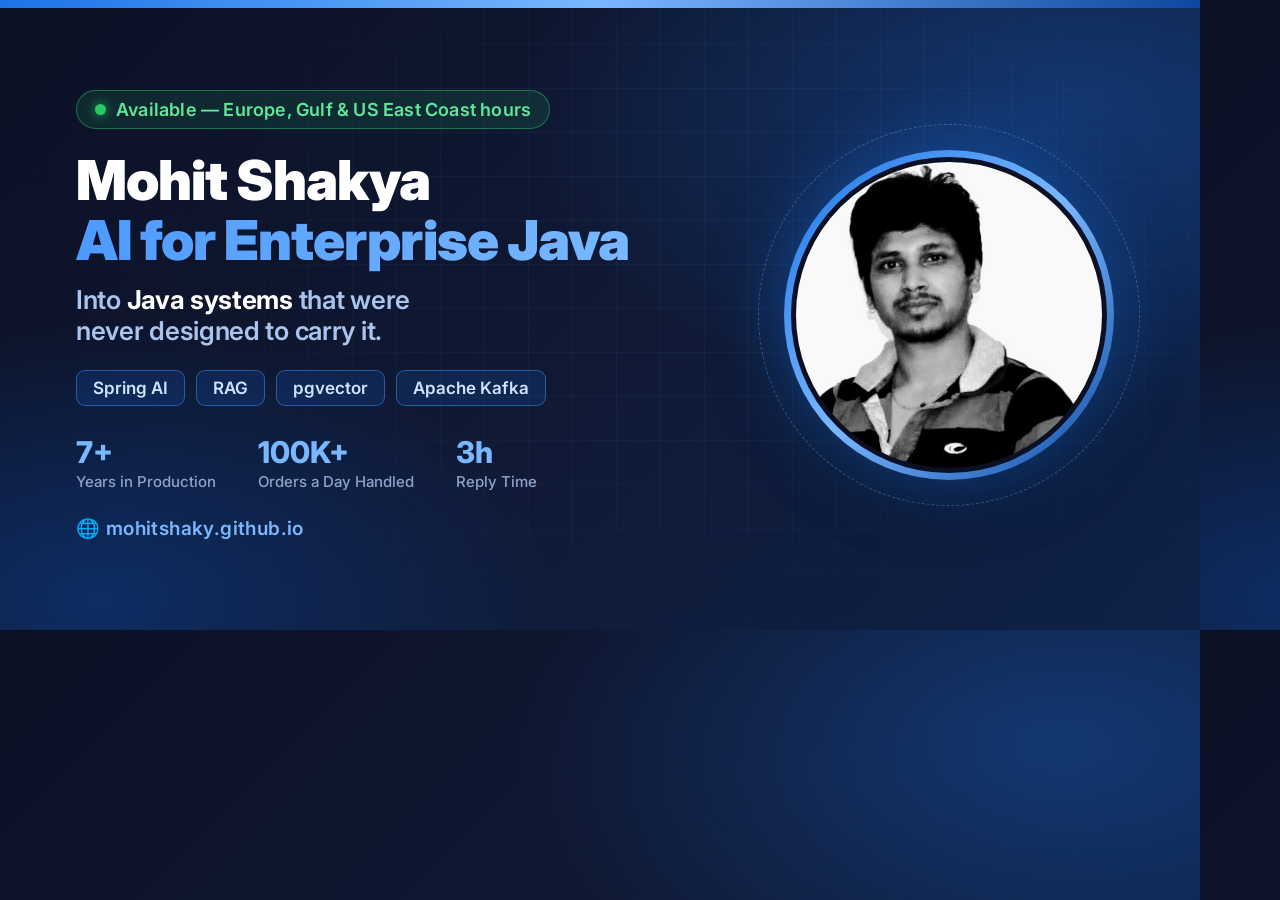
<file: og-banner-source.html>
<!DOCTYPE html>
<html lang="en">
<head>
<meta charset="UTF-8"/>
<link rel="preconnect" href="https://fonts.gstatic.com" crossorigin/>
<link href="https://fonts.googleapis.com/css2?family=Inter:wght@400;500;600;700;800;900&display=swap" rel="stylesheet"/>
<style>
  * { margin:0; padding:0; box-sizing:border-box; }
  html,body { width:1200px; height:630px; overflow:hidden; }
  body {
    font-family:'Inter',sans-serif;
    background:
      radial-gradient(900px 500px at 88% 18%, rgba(26,115,232,0.32) 0%, rgba(26,115,232,0) 60%),
      radial-gradient(700px 420px at 8% 95%, rgba(13,71,161,0.45) 0%, rgba(13,71,161,0) 65%),
      linear-gradient(135deg, #0b1024 0%, #101a36 55%, #0d2148 100%);
    color:#fff;
    position:relative;
    display:flex; align-items:center;
  }
  /* fine grid texture */
  .grid {
    position:absolute; inset:0;
    background-image:
      linear-gradient(rgba(121,184,255,0.05) 1px, transparent 1px),
      linear-gradient(90deg, rgba(121,184,255,0.05) 1px, transparent 1px);
    background-size:44px 44px;
    mask-image:radial-gradient(800px 520px at 60% 40%, #000 30%, transparent 90%);
    -webkit-mask-image:radial-gradient(800px 520px at 60% 40%, #000 30%, transparent 90%);
  }
  /* top accent bar */
  .bar { position:absolute; top:0; left:0; right:0; height:8px;
    background:linear-gradient(90deg, #1a73e8 0%, #79b8ff 50%, #0d47a1 100%); }

  .left { padding:0 0 0 76px; width:730px; position:relative; z-index:2; }

  .avail {
    display:inline-flex; align-items:center; gap:10px;
    background:rgba(40,200,100,0.12); border:1px solid rgba(40,200,100,0.45);
    color:#5ee79a; font-size:18px; font-weight:600;
    padding:8px 18px; border-radius:50px; margin-bottom:22px; letter-spacing:0.2px;
  }
  .dot { width:11px; height:11px; border-radius:50%; background:#28c864;
    box-shadow:0 0 12px rgba(40,200,100,0.9); }

  h1 { font-size:55px; font-weight:900; line-height:1.08; letter-spacing:-1px; white-space:nowrap; }
  h1 .blue { background:linear-gradient(90deg,#4d9aff,#79b8ff);
    -webkit-background-clip:text; background-clip:text; color:transparent; }

  .role { font-size:26px; font-weight:600; color:#aac4ee; margin-top:14px; letter-spacing:-0.3px; }
  .role strong { color:#fff; }

  .badges { display:flex; flex-wrap:wrap; gap:11px; margin-top:24px; max-width:660px; }
  .badge {
    font-size:17px; font-weight:600; color:#cfe2ff;
    background:rgba(26,115,232,0.16); border:1px solid rgba(77,154,255,0.45);
    padding:7px 16px; border-radius:9px;
  }
  .stats { display:flex; gap:42px; margin-top:28px; align-items:flex-start; }
  .stat .num { font-size:30px; font-weight:800; color:#79b8ff; }
  .stat .lbl { font-size:15px; color:#8fa3c8; font-weight:500; margin-top:2px; }

  .url { margin-top:26px; font-size:19px; font-weight:600;
    color:#6f86b0; letter-spacing:0.4px; }
  .url span { color:#79b8ff; }

  .right { position:absolute; right:86px; top:50%; transform:translateY(-50%); z-index:2; }
  .photo-wrap {
    width:330px; height:330px; border-radius:50%;
    padding:7px;
    background:linear-gradient(135deg,#1a73e8 0%,#79b8ff 50%,#0d47a1 100%);
    box-shadow:0 0 70px rgba(26,115,232,0.55), 0 24px 60px rgba(0,0,0,0.45);
  }
  .photo {
    width:100%; height:100%; border-radius:50%;
    background:#f4f7ff url('mohit.jpg') no-repeat center 12%/118%;
    border:5px solid #0b1024;
  }
  .ring { position:absolute; inset:-26px; border-radius:50%;
    border:1.5px dashed rgba(121,184,255,0.35); }
</style>
</head>
<body>
  <div class="grid"></div>
  <div class="bar"></div>

  <div class="left">
    <div class="avail"><span class="dot"></span> Available — Europe, Gulf &amp; US East Coast hours</div>
    <h1>Mohit Shakya<br/><span class="blue">AI for Enterprise Java</span></h1>
    <p class="role">Into <strong>Java systems</strong> that were<br/>never designed to carry it.</p>
    <div class="badges">
      <span class="badge">Spring AI</span>
      <span class="badge">RAG</span>
      <span class="badge">pgvector</span>
      <span class="badge">Apache Kafka</span>
    </div>
    <div class="stats">
      <div class="stat"><div class="num">7+</div><div class="lbl">Years in Production</div></div>
      <div class="stat"><div class="num">100K+</div><div class="lbl">Orders a Day Handled</div></div>
      <div class="stat"><div class="num">3h</div><div class="lbl">Reply Time</div></div>
    </div>
    <div class="url">&#127760; <span>mohitshaky.github.io</span></div>
  </div>

  <div class="right">
    <div class="ring"></div>
    <div class="photo-wrap"><div class="photo"></div></div>
  </div>
</body>
</html>
</file>
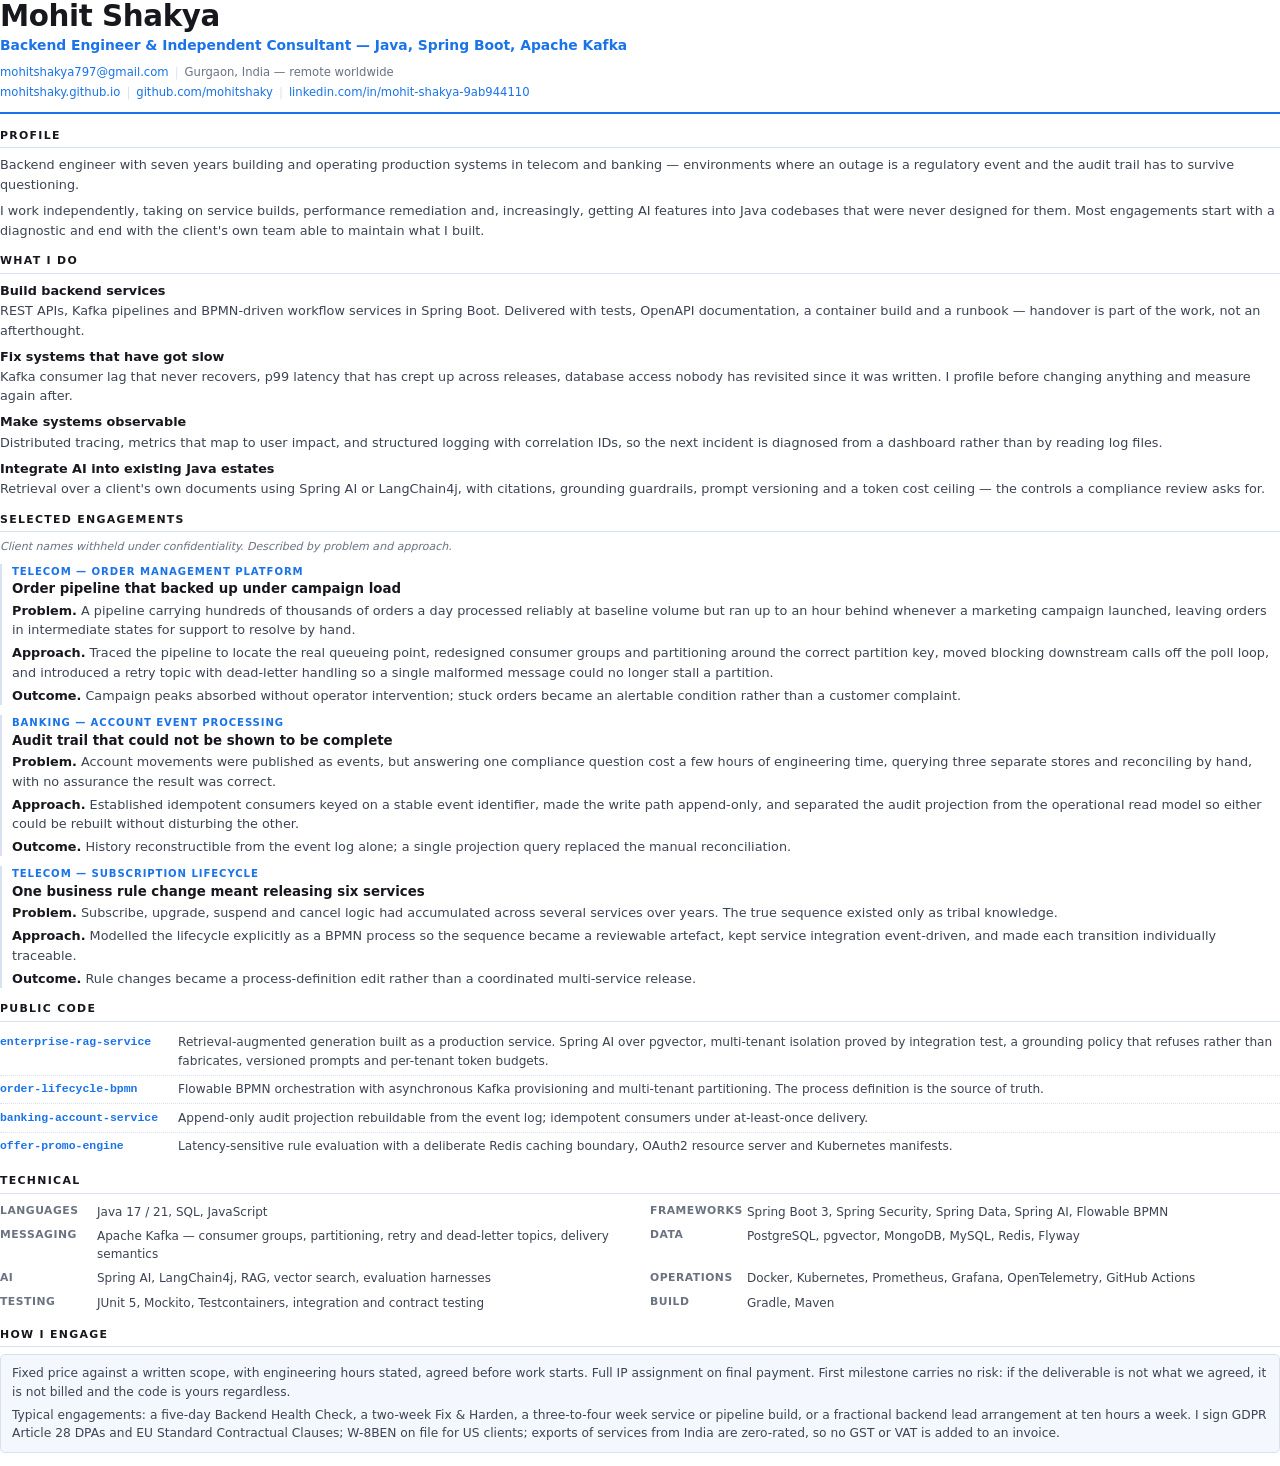
<file: resume.html>
<!DOCTYPE html>
<html lang="en">
<head>
<meta charset="UTF-8"/>
<title>Mohit Shakya — AI Integration for Enterprise Java</title>
<meta name="viewport" content="width=device-width, initial-scale=1.0"/>
<meta name="description" content="Resume of Mohit Shakya. AI and retrieval features built into existing Java systems, on 7+ years of telecom and banking production experience. Casework, public code, engagement terms."/>
<link rel="canonical" href="https://mohitshaky.github.io/resume.html"/>
<meta name="author" content="Mohit Shakya"/>
<style>
  @page {
    size: A4;
    margin: 13mm 14mm 12mm 14mm;
  }

  :root {
    --ink:      #16181d;
    --body:     #3c4353;
    --muted:    #6b7382;
    --accent:   #1a73e8;
    --rule:     #d9e1f0;
    --tint:     #f4f8fe;
  }

  * { box-sizing: border-box; }

  html, body {
    margin: 0;
    padding: 0;
    background: #fff;
  }

  body {
    font-family: "Segoe UI", -apple-system, system-ui, "Helvetica Neue", Arial, sans-serif;
    font-size: 9.6pt;
    line-height: 1.52;
    color: var(--body);
    -webkit-print-color-adjust: exact;
    print-color-adjust: exact;
  }

  a { color: var(--accent); text-decoration: none; }

  /* ---------- masthead ---------- */

  header {
    border-bottom: 2.5px solid var(--accent);
    padding-bottom: 9px;
    margin-bottom: 14px;
  }

  h1 {
    font-size: 22pt;
    line-height: 1.1;
    font-weight: 700;
    letter-spacing: -0.4px;
    color: var(--ink);
    margin: 0 0 3px;
  }

  .role {
    font-size: 10.4pt;
    font-weight: 600;
    color: var(--accent);
    margin: 0 0 7px;
  }

  .contact {
    font-size: 8.7pt;
    color: var(--muted);
    line-height: 1.7;
  }
  .contact span { white-space: nowrap; }
  .sep { color: var(--rule); margin: 0 6px; }

  /* ---------- section scaffolding ---------- */

  section { margin-bottom: 13px; }

  h2 {
    font-size: 8.2pt;
    font-weight: 700;
    letter-spacing: 1.3px;
    text-transform: uppercase;
    color: var(--ink);
    margin: 0 0 7px;
    padding-bottom: 3px;
    border-bottom: 1px solid var(--rule);
  }

  p { margin: 0 0 7px; }
  p:last-child { margin-bottom: 0; }

  strong { color: var(--ink); font-weight: 600; }

  /* ---------- capability list ---------- */

  .cap { margin-bottom: 6.5px; }
  .cap:last-child { margin-bottom: 0; }
  .cap-h {
    font-weight: 600;
    color: var(--ink);
    margin-bottom: 1px;
  }

  /* ---------- engagements ---------- */

  .eng {
    padding-left: 10px;
    border-left: 2px solid var(--rule);
    margin-bottom: 10px;
    page-break-inside: avoid;
    break-inside: avoid;
  }
  .eng:last-child { margin-bottom: 0; }

  .eng-domain {
    font-size: 7.6pt;
    font-weight: 700;
    letter-spacing: 0.9px;
    text-transform: uppercase;
    color: var(--accent);
    margin-bottom: 1px;
  }
  .eng-title {
    font-size: 10pt;
    font-weight: 600;
    color: var(--ink);
    margin-bottom: 3px;
    line-height: 1.32;
  }
  .eng p { margin-bottom: 3.5px; }
  .eng p:last-child { margin-bottom: 0; }
  .lbl { font-weight: 600; color: var(--ink); }

  /* ---------- repositories ---------- */

  .repo {
    display: grid;
    grid-template-columns: 168px 1fr;
    gap: 10px;
    padding: 4.5px 0;
    border-bottom: 1px dotted var(--rule);
    page-break-inside: avoid;
    break-inside: avoid;
  }
  .repo:last-child { border-bottom: none; }
  .repo-name {
    font-family: "Cascadia Mono", Consolas, "Courier New", monospace;
    font-size: 8.6pt;
    font-weight: 600;
    color: var(--accent);
    word-break: break-all;
  }
  .repo-what { font-size: 9.1pt; }

  /* ---------- skills ---------- */

  .skills { display: grid; grid-template-columns: 1fr 1fr; gap: 2px 20px; }
  /* Wide enough for the longest label (FRAMEWORKS, OPERATIONS) plus the gap —
     narrower and the value column butts straight into the label. */
  .skill-row { display: grid; grid-template-columns: 88px 1fr; gap: 9px; padding: 2px 0; }
  .skill-k {
    font-size: 8.1pt;
    font-weight: 700;
    text-transform: uppercase;
    letter-spacing: 0.5px;
    color: var(--muted);
    padding-top: 0.5px;
  }
  .skill-v { font-size: 9pt; color: var(--body); }

  /* ---------- closing note ---------- */

  .engage {
    background: var(--tint);
    border: 1px solid var(--rule);
    border-radius: 5px;
    padding: 9px 11px;
    font-size: 9.2pt;
    page-break-inside: avoid;
    break-inside: avoid;
  }
  .engage p { margin-bottom: 4px; }
  .engage p:last-child { margin-bottom: 0; }

  .confid {
    font-size: 8.3pt;
    color: var(--muted);
    font-style: italic;
    margin-bottom: 8px;
  }
</style>
</head>
<body>

<header>
  <h1>Mohit Shakya</h1>
  <p class="role">Backend Engineer &amp; Independent Consultant &mdash; Java, Spring Boot, Apache Kafka</p>
  <div class="contact">
    <span><a href="mailto:mohitshakya797@gmail.com">mohitshakya797@gmail.com</a></span><span class="sep">|</span><span>Gurgaon, India &mdash; remote worldwide</span><br/>
    <span><a href="https://mohitshaky.github.io">mohitshaky.github.io</a></span><span class="sep">|</span><span><a href="https://github.com/mohitshaky">github.com/mohitshaky</a></span><span class="sep">|</span><span><a href="https://linkedin.com/in/mohit-shakya-9ab944110">linkedin.com/in/mohit-shakya-9ab944110</a></span>
  </div>
</header>

<section>
  <h2>Profile</h2>
  <p>
    Backend engineer with seven years building and operating production systems in telecom and banking &mdash;
    environments where an outage is a regulatory event and the audit trail has to survive questioning.
  </p>
  <p>
    I work independently, taking on service builds, performance remediation and, increasingly, getting AI
    features into Java codebases that were never designed for them. Most engagements start with a diagnostic
    and end with the client's own team able to maintain what I built.
  </p>
</section>

<section>
  <h2>What I do</h2>

  <div class="cap">
    <div class="cap-h">Build backend services</div>
    REST APIs, Kafka pipelines and BPMN-driven workflow services in Spring Boot. Delivered with tests, OpenAPI
    documentation, a container build and a runbook &mdash; handover is part of the work, not an afterthought.
  </div>

  <div class="cap">
    <div class="cap-h">Fix systems that have got slow</div>
    Kafka consumer lag that never recovers, p99 latency that has crept up across releases, database access
    nobody has revisited since it was written. I profile before changing anything and measure again after.
  </div>

  <div class="cap">
    <div class="cap-h">Make systems observable</div>
    Distributed tracing, metrics that map to user impact, and structured logging with correlation IDs, so the
    next incident is diagnosed from a dashboard rather than by reading log files.
  </div>

  <div class="cap">
    <div class="cap-h">Integrate AI into existing Java estates</div>
    Retrieval over a client's own documents using Spring AI or LangChain4j, with citations, grounding
    guardrails, prompt versioning and a token cost ceiling &mdash; the controls a compliance review asks for.
  </div>
</section>

<section>
  <h2>Selected engagements</h2>
  <p class="confid">Client names withheld under confidentiality. Described by problem and approach.</p>

  <div class="eng">
    <div class="eng-domain">Telecom &mdash; order management platform</div>
    <div class="eng-title">Order pipeline that backed up under campaign load</div>
    <p><span class="lbl">Problem.</span> A pipeline carrying hundreds of thousands of orders a day processed reliably
      at baseline volume but ran up to an hour behind whenever a marketing campaign launched, leaving orders in intermediate states for support to resolve by hand.</p>
    <p><span class="lbl">Approach.</span> Traced the pipeline to locate the real queueing point, redesigned consumer
      groups and partitioning around the correct partition key, moved blocking downstream calls off the poll loop,
      and introduced a retry topic with dead-letter handling so a single malformed message could no longer stall a
      partition.</p>
    <p><span class="lbl">Outcome.</span> Campaign peaks absorbed without operator intervention; stuck orders became
      an alertable condition rather than a customer complaint.</p>
  </div>

  <div class="eng">
    <div class="eng-domain">Banking &mdash; account event processing</div>
    <div class="eng-title">Audit trail that could not be shown to be complete</div>
    <p><span class="lbl">Problem.</span> Account movements were published as events, but answering one compliance
      question cost a few hours of engineering time, querying three separate stores and reconciling by hand, with no assurance the result was correct.</p>
    <p><span class="lbl">Approach.</span> Established idempotent consumers keyed on a stable event identifier, made
      the write path append-only, and separated the audit projection from the operational read model so either
      could be rebuilt without disturbing the other.</p>
    <p><span class="lbl">Outcome.</span> History reconstructible from the event log alone; a single projection query
      replaced the manual reconciliation.</p>
  </div>

  <div class="eng">
    <div class="eng-domain">Telecom &mdash; subscription lifecycle</div>
    <div class="eng-title">One business rule change meant releasing six services</div>
    <p><span class="lbl">Problem.</span> Subscribe, upgrade, suspend and cancel logic had accumulated across several
      services over years. The true sequence existed only as tribal knowledge.</p>
    <p><span class="lbl">Approach.</span> Modelled the lifecycle explicitly as a BPMN process so the sequence became
      a reviewable artefact, kept service integration event-driven, and made each transition individually
      traceable.</p>
    <p><span class="lbl">Outcome.</span> Rule changes became a process-definition edit rather than a coordinated
      multi-service release.</p>
  </div>
</section>

<section>
  <h2>Public code</h2>

  <div class="repo">
    <div class="repo-name">enterprise-rag-service</div>
    <div class="repo-what">Retrieval-augmented generation built as a production service. Spring AI over pgvector,
      multi-tenant isolation proved by integration test, a grounding policy that refuses rather than fabricates,
      versioned prompts and per-tenant token budgets.</div>
  </div>

  <div class="repo">
    <div class="repo-name">order-lifecycle-bpmn</div>
    <div class="repo-what">Flowable BPMN orchestration with asynchronous Kafka provisioning and multi-tenant
      partitioning. The process definition is the source of truth.</div>
  </div>

  <div class="repo">
    <div class="repo-name">banking-account-service</div>
    <div class="repo-what">Append-only audit projection rebuildable from the event log; idempotent consumers under
      at-least-once delivery.</div>
  </div>

  <div class="repo">
    <div class="repo-name">offer-promo-engine</div>
    <div class="repo-what">Latency-sensitive rule evaluation with a deliberate Redis caching boundary, OAuth2
      resource server and Kubernetes manifests.</div>
  </div>
</section>

<section>
  <h2>Technical</h2>
  <div class="skills">
    <div class="skill-row"><div class="skill-k">Languages</div><div class="skill-v">Java 17 / 21, SQL, JavaScript</div></div>
    <div class="skill-row"><div class="skill-k">Frameworks</div><div class="skill-v">Spring Boot 3, Spring Security, Spring Data, Spring AI, Flowable BPMN</div></div>
    <div class="skill-row"><div class="skill-k">Messaging</div><div class="skill-v">Apache Kafka &mdash; consumer groups, partitioning, retry and dead-letter topics, delivery semantics</div></div>
    <div class="skill-row"><div class="skill-k">Data</div><div class="skill-v">PostgreSQL, pgvector, MongoDB, MySQL, Redis, Flyway</div></div>
    <div class="skill-row"><div class="skill-k">AI</div><div class="skill-v">Spring AI, LangChain4j, RAG, vector search, evaluation harnesses</div></div>
    <div class="skill-row"><div class="skill-k">Operations</div><div class="skill-v">Docker, Kubernetes, Prometheus, Grafana, OpenTelemetry, GitHub Actions</div></div>
    <div class="skill-row"><div class="skill-k">Testing</div><div class="skill-v">JUnit 5, Mockito, Testcontainers, integration and contract testing</div></div>
    <div class="skill-row"><div class="skill-k">Build</div><div class="skill-v">Gradle, Maven</div></div>
  </div>
</section>

<section>
  <h2>How I engage</h2>
  <div class="engage">
    <p>Fixed price against a written scope, with engineering hours stated, agreed before work starts. Full IP
      assignment on final payment. First milestone carries no risk: if the deliverable is not what we agreed, it
      is not billed and the code is yours regardless.</p>
    <p>Typical engagements: a five-day Backend Health Check, a two-week Fix &amp; Harden, a three-to-four week
      service or pipeline build, or a fractional backend lead arrangement at ten hours a week. I sign GDPR
      Article 28 DPAs and EU Standard Contractual Clauses; W-8BEN on file for US clients; exports of services
      from India are zero-rated, so no GST or VAT is added to an invoice.</p>
  </div>
</section>

</body>
</html>
</file>
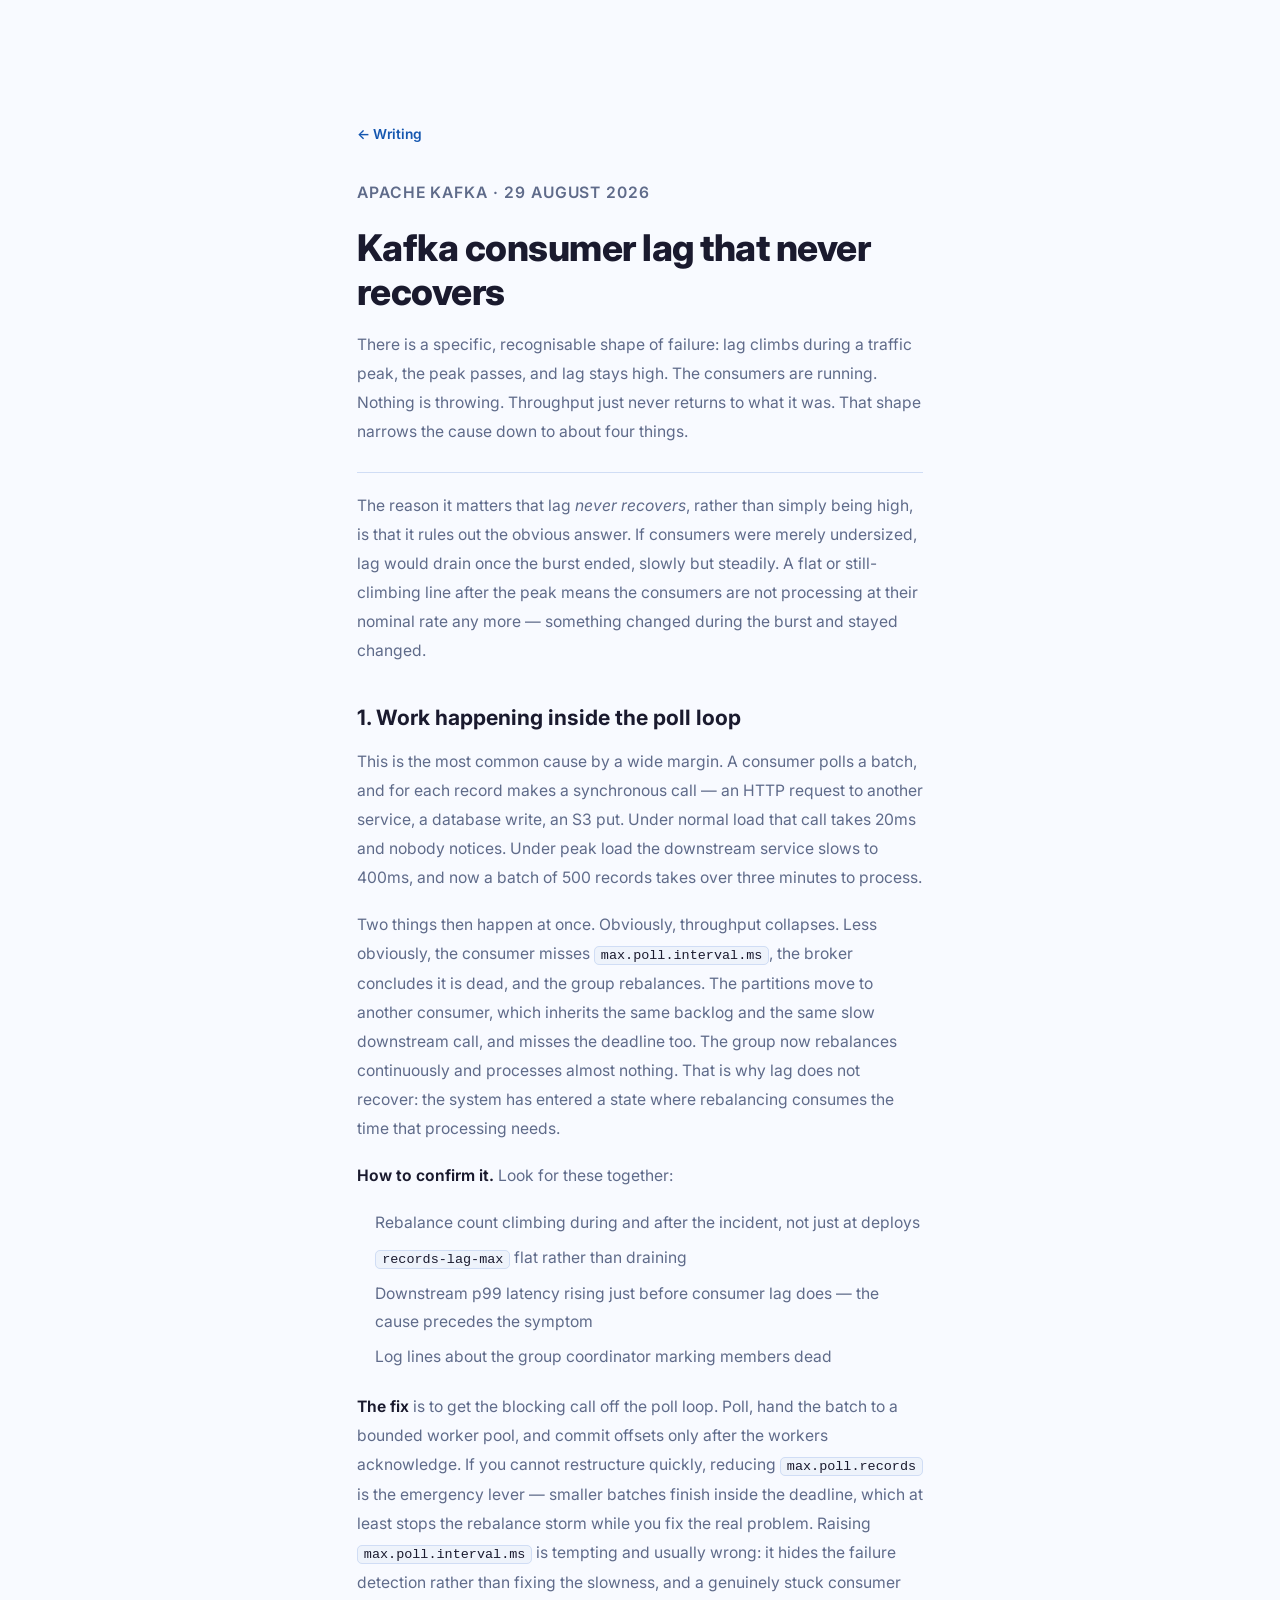
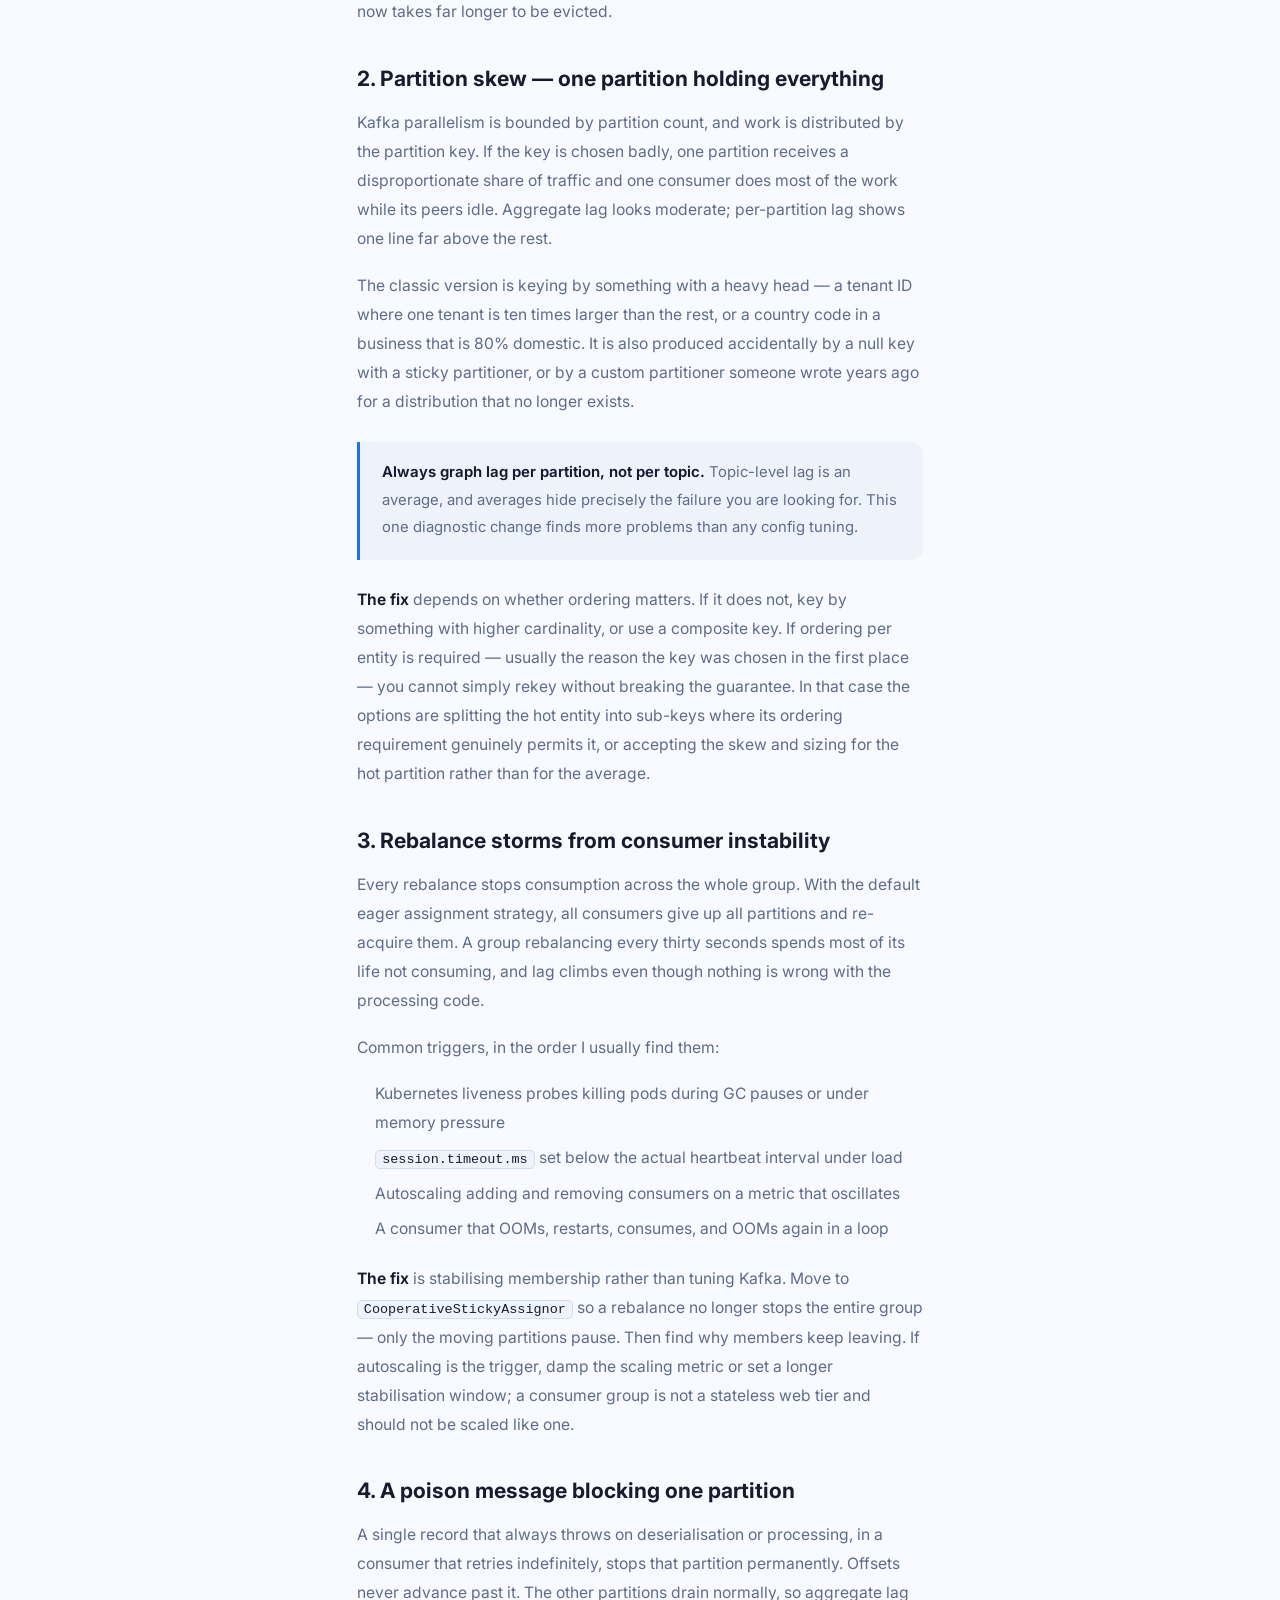
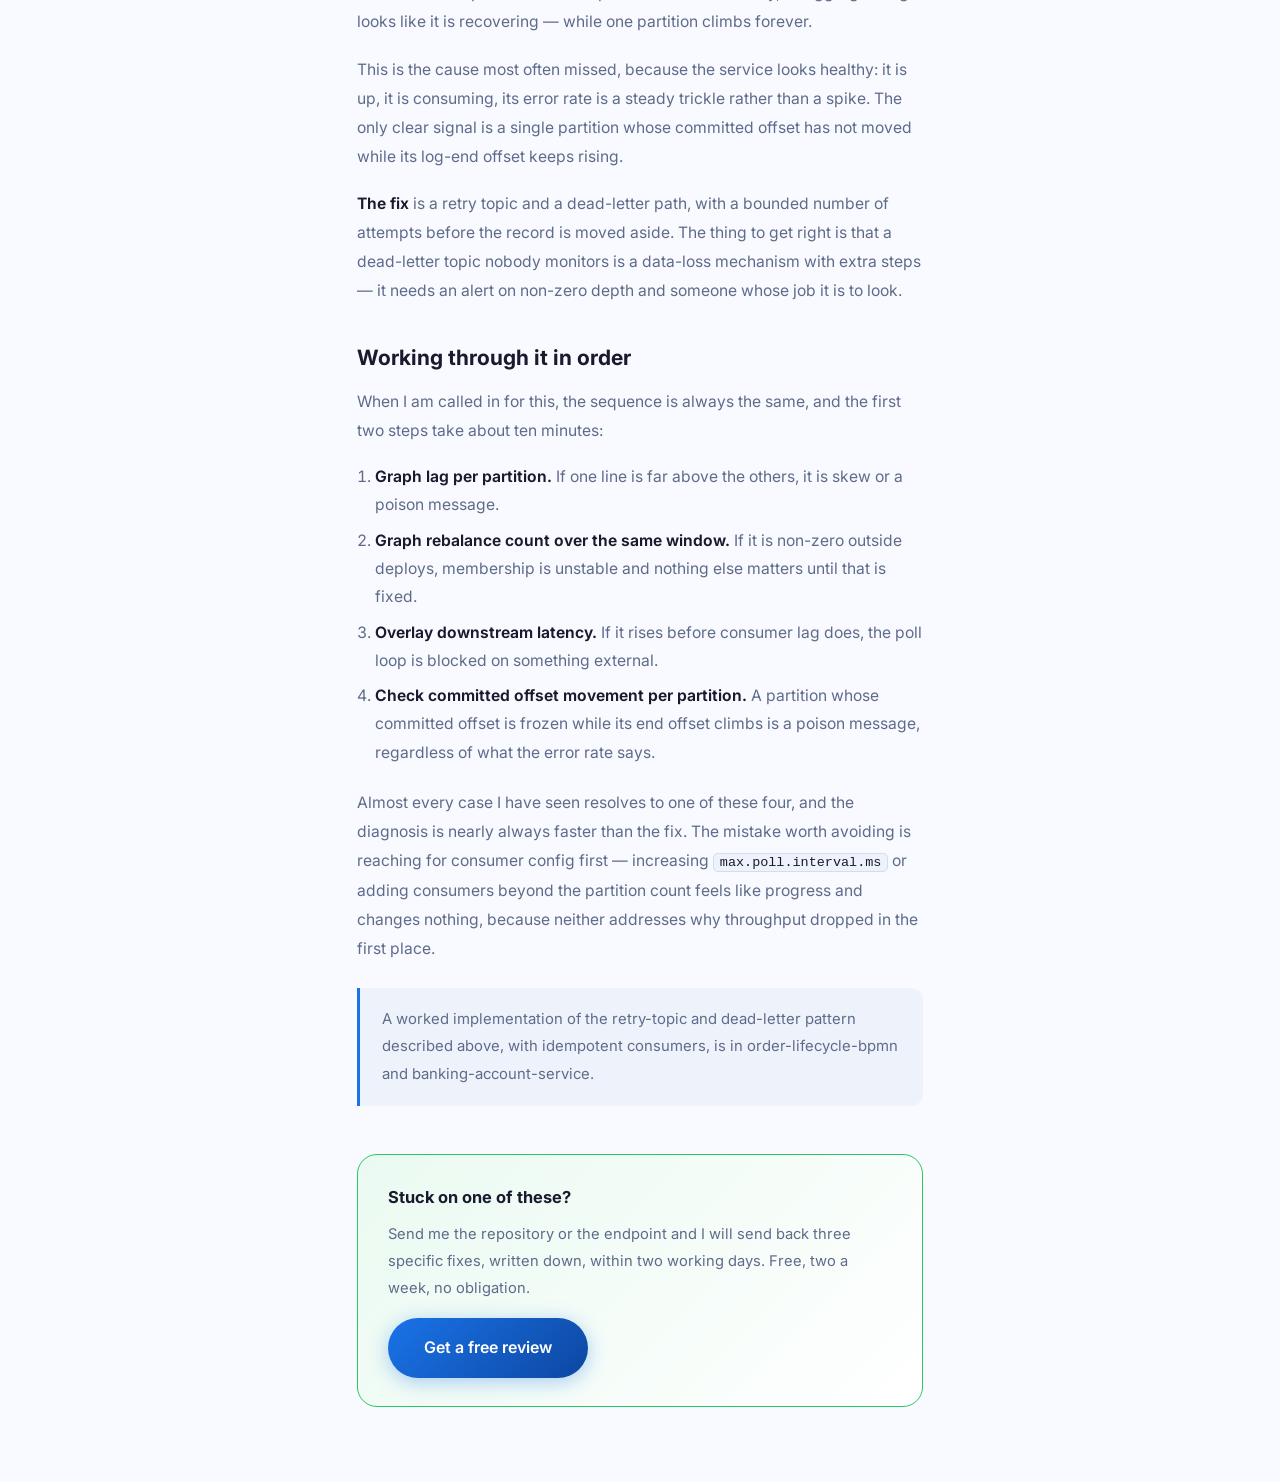
<file: writing/kafka-consumer-lag-not-recovering.html>
<!DOCTYPE html>
<html lang="en">
<head>
<meta charset="UTF-8"/>
<meta name="viewport" content="width=device-width, initial-scale=1.0"/>
<title>Kafka consumer lag that never recovers: the four usual causes</title>
<meta name="description" content="Consumer lag spikes under load and stays high even after traffic drops. Four causes that produce exactly that shape - work inside the poll loop, partition skew, rebalance storms, and a poison message - and how to tell them apart."/>
<meta name="keywords" content="kafka consumer lag not recovering, consumer lag keeps growing, kafka rebalance storm, max.poll.interval.ms, kafka partition skew, consumer group lag after rebalance"/>
<link rel="canonical" href="https://mohitshaky.github.io/writing/kafka-consumer-lag-not-recovering.html"/>
<meta property="og:type" content="article"/>
<meta property="og:title" content="Kafka consumer lag that never recovers: the four usual causes"/>
<meta property="og:description" content="Lag spikes under load and stays high after traffic drops. Four causes that produce that shape, and how to tell them apart."/>
<meta property="og:url" content="https://mohitshaky.github.io/writing/kafka-consumer-lag-not-recovering.html"/>
<meta property="og:image" content="https://mohitshaky.github.io/og-banner.jpg"/>
<script type="application/ld+json">
{
  "@context": "https://schema.org",
  "@type": "TechArticle",
  "headline": "Kafka consumer lag that never recovers: the four usual causes",
  "description": "Four causes of consumer lag that spikes under load and stays high after traffic drops, and how to distinguish them.",
  "author": { "@type": "Person", "name": "Mohit Shakya", "url": "https://mohitshaky.github.io" },
  "publisher": { "@type": "Person", "name": "Mohit Shakya" },
  "datePublished": "2026-08-29",
  "mainEntityOfPage": "https://mohitshaky.github.io/writing/kafka-consumer-lag-not-recovering.html",
  "about": ["Apache Kafka", "Consumer lag", "Event-driven architecture"]
}
</script>
<link rel="icon" href="data:image/svg+xml,<svg xmlns='http://www.w3.org/2000/svg' viewBox='0 0 100 100'><rect width='100' height='100' rx='20' fill='%231a73e8'/><text y='68' x='50' text-anchor='middle' font-size='52' font-family='Inter,sans-serif' font-weight='800' fill='white'>M</text></svg>"/>
<link rel="preload" as="style" href="https://fonts.googleapis.com/css2?family=Inter:wght@300;400;500;600;700;800&display=swap"/>
<link rel="stylesheet" href="https://fonts.googleapis.com/css2?family=Inter:wght@300;400;500;600;700;800&display=swap" media="print" onload="this.media='all'"/>
<noscript><link rel="stylesheet" href="https://fonts.googleapis.com/css2?family=Inter:wght@300;400;500;600;700;800&display=swap"/></noscript>
<link rel="stylesheet" href="../style.css"/>
</head>
<body>

<div class="article-wrap">
  <a href="index.html" class="article-back">&#8592; Writing</a>
  <p class="article-meta">Apache Kafka &middot; 29 August 2026</p>
  <h1>Kafka consumer lag that never recovers</h1>
  <p class="article-standfirst">
    There is a specific, recognisable shape of failure: lag climbs during a traffic peak, the peak passes, and lag
    stays high. The consumers are running. Nothing is throwing. Throughput just never returns to what it was.
    That shape narrows the cause down to about four things.
  </p>

  <p>
    The reason it matters that lag <em>never recovers</em>, rather than simply being high, is that it rules out the
    obvious answer. If consumers were merely undersized, lag would drain once the burst ended, slowly but steadily.
    A flat or still-climbing line after the peak means the consumers are not processing at their nominal rate any
    more &mdash; something changed during the burst and stayed changed.
  </p>

  <h2>1. Work happening inside the poll loop</h2>
  <p>
    This is the most common cause by a wide margin. A consumer polls a batch, and for each record makes a
    synchronous call &mdash; an HTTP request to another service, a database write, an S3 put. Under normal load
    that call takes 20ms and nobody notices. Under peak load the downstream service slows to 400ms, and now a
    batch of 500 records takes over three minutes to process.
  </p>
  <p>
    Two things then happen at once. Obviously, throughput collapses. Less obviously, the consumer misses
    <code>max.poll.interval.ms</code>, the broker concludes it is dead, and the group rebalances. The partitions
    move to another consumer, which inherits the same backlog and the same slow downstream call, and misses the
    deadline too. The group now rebalances continuously and processes almost nothing. That is why lag does not
    recover: the system has entered a state where rebalancing consumes the time that processing needs.
  </p>
  <p><strong>How to confirm it.</strong> Look for these together:</p>
  <ul>
    <li>Rebalance count climbing during and after the incident, not just at deploys</li>
    <li><code>records-lag-max</code> flat rather than draining</li>
    <li>Downstream p99 latency rising just before consumer lag does &mdash; the cause precedes the symptom</li>
    <li>Log lines about the group coordinator marking members dead</li>
  </ul>
  <p>
    <strong>The fix</strong> is to get the blocking call off the poll loop. Poll, hand the batch to a bounded worker
    pool, and commit offsets only after the workers acknowledge. If you cannot restructure quickly, reducing
    <code>max.poll.records</code> is the emergency lever &mdash; smaller batches finish inside the deadline, which at
    least stops the rebalance storm while you fix the real problem. Raising
    <code>max.poll.interval.ms</code> is tempting and usually wrong: it hides the failure detection rather than
    fixing the slowness, and a genuinely stuck consumer now takes far longer to be evicted.
  </p>

  <h2>2. Partition skew &mdash; one partition holding everything</h2>
  <p>
    Kafka parallelism is bounded by partition count, and work is distributed by the partition key. If the key is
    chosen badly, one partition receives a disproportionate share of traffic and one consumer does most of the
    work while its peers idle. Aggregate lag looks moderate; per-partition lag shows one line far above the rest.
  </p>
  <p>
    The classic version is keying by something with a heavy head &mdash; a tenant ID where one tenant is ten times
    larger than the rest, or a country code in a business that is 80% domestic. It is also produced accidentally by
    a null key with a sticky partitioner, or by a custom partitioner someone wrote years ago for a distribution
    that no longer exists.
  </p>
  <div class="article-callout">
    <p>
      <strong>Always graph lag per partition, not per topic.</strong> Topic-level lag is an average, and averages
      hide precisely the failure you are looking for. This one diagnostic change finds more problems than any
      config tuning.
    </p>
  </div>
  <p>
    <strong>The fix</strong> depends on whether ordering matters. If it does not, key by something with higher
    cardinality, or use a composite key. If ordering per entity is required &mdash; usually the reason the key was
    chosen in the first place &mdash; you cannot simply rekey without breaking the guarantee. In that case the
    options are splitting the hot entity into sub-keys where its ordering requirement genuinely permits it, or
    accepting the skew and sizing for the hot partition rather than for the average.
  </p>

  <h2>3. Rebalance storms from consumer instability</h2>
  <p>
    Every rebalance stops consumption across the whole group. With the default eager assignment strategy, all
    consumers give up all partitions and re-acquire them. A group rebalancing every thirty seconds spends most of
    its life not consuming, and lag climbs even though nothing is wrong with the processing code.
  </p>
  <p>Common triggers, in the order I usually find them:</p>
  <ul>
    <li>Kubernetes liveness probes killing pods during GC pauses or under memory pressure</li>
    <li><code>session.timeout.ms</code> set below the actual heartbeat interval under load</li>
    <li>Autoscaling adding and removing consumers on a metric that oscillates</li>
    <li>A consumer that OOMs, restarts, consumes, and OOMs again in a loop</li>
  </ul>
  <p>
    <strong>The fix</strong> is stabilising membership rather than tuning Kafka. Move to
    <code>CooperativeStickyAssignor</code> so a rebalance no longer stops the entire group &mdash; only the moving
    partitions pause. Then find why members keep leaving. If autoscaling is the trigger, damp the scaling metric
    or set a longer stabilisation window; a consumer group is not a stateless web tier and should not be scaled
    like one.
  </p>

  <h2>4. A poison message blocking one partition</h2>
  <p>
    A single record that always throws on deserialisation or processing, in a consumer that retries indefinitely,
    stops that partition permanently. Offsets never advance past it. The other partitions drain normally, so
    aggregate lag looks like it is recovering &mdash; while one partition climbs forever.
  </p>
  <p>
    This is the cause most often missed, because the service looks healthy: it is up, it is consuming, its error
    rate is a steady trickle rather than a spike. The only clear signal is a single partition whose committed
    offset has not moved while its log-end offset keeps rising.
  </p>
  <p>
    <strong>The fix</strong> is a retry topic and a dead-letter path, with a bounded number of attempts before the
    record is moved aside. The thing to get right is that a dead-letter topic nobody monitors is a data-loss
    mechanism with extra steps &mdash; it needs an alert on non-zero depth and someone whose job it is to look.
  </p>

  <h2>Working through it in order</h2>
  <p>
    When I am called in for this, the sequence is always the same, and the first two steps take about ten minutes:
  </p>
  <ol>
    <li><strong>Graph lag per partition.</strong> If one line is far above the others, it is skew or a poison message.</li>
    <li><strong>Graph rebalance count over the same window.</strong> If it is non-zero outside deploys, membership is unstable and nothing else matters until that is fixed.</li>
    <li><strong>Overlay downstream latency.</strong> If it rises before consumer lag does, the poll loop is blocked on something external.</li>
    <li><strong>Check committed offset movement per partition.</strong> A partition whose committed offset is frozen while its end offset climbs is a poison message, regardless of what the error rate says.</li>
  </ol>
  <p>
    Almost every case I have seen resolves to one of these four, and the diagnosis is nearly always faster than the
    fix. The mistake worth avoiding is reaching for consumer config first &mdash; increasing
    <code>max.poll.interval.ms</code> or adding consumers beyond the partition count feels like progress and
    changes nothing, because neither addresses why throughput dropped in the first place.
  </p>

  <div class="article-callout">
    <p>
      A worked implementation of the retry-topic and dead-letter pattern described above, with idempotent
      consumers, is in
      <a href="https://github.com/mohitshaky/order-lifecycle-bpmn" target="_blank" rel="noopener noreferrer">order-lifecycle-bpmn</a>
      and
      <a href="https://github.com/mohitshaky/banking-account-service" target="_blank" rel="noopener noreferrer">banking-account-service</a>.
    </p>
  </div>

  <div class="article-cta">
    <h3>Stuck on one of these?</h3>
    <p>
      Send me the repository or the endpoint and I will send back three specific fixes, written down, within two
      working days. Free, two a week, no obligation.
    </p>
    <a href="../index.html#free-review" class="btn-primary">Get a free review</a>
  </div>
</div>

<script src="../app.js"></script>
</body>
</html>
</file>
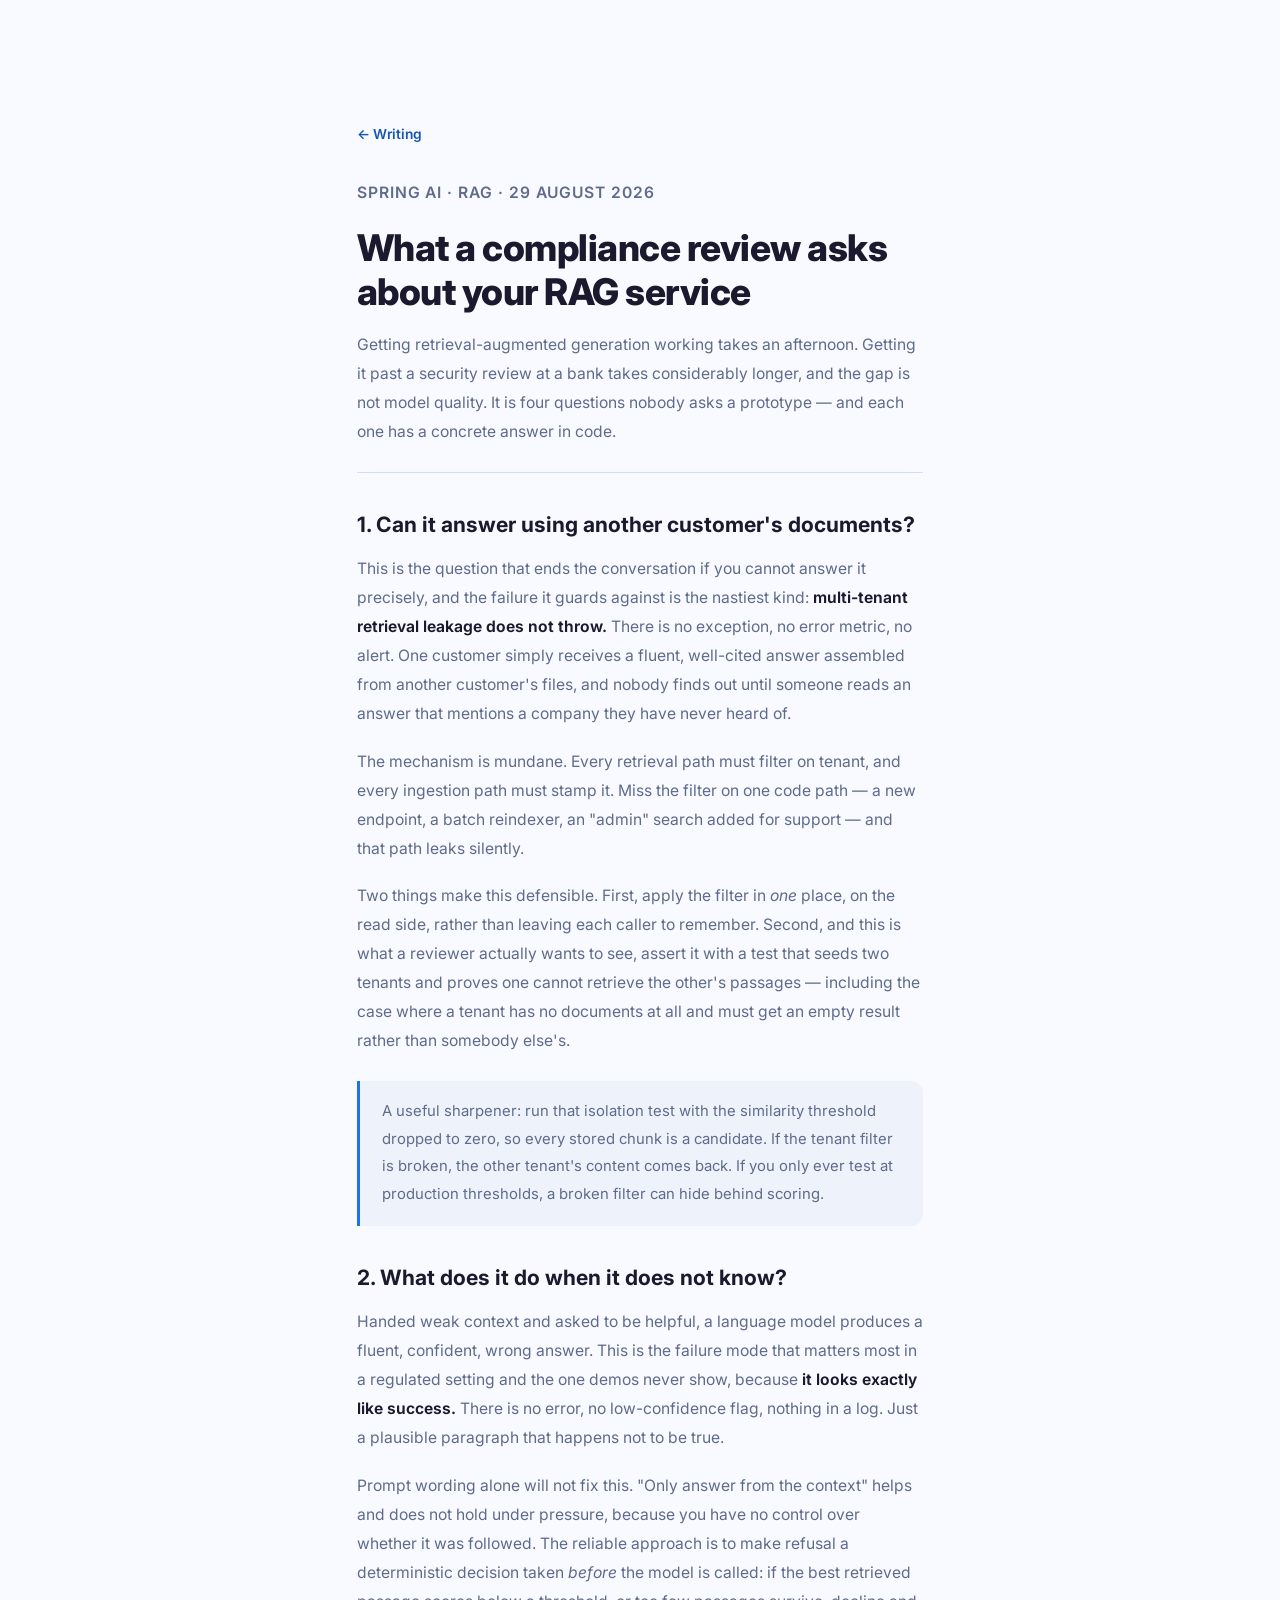
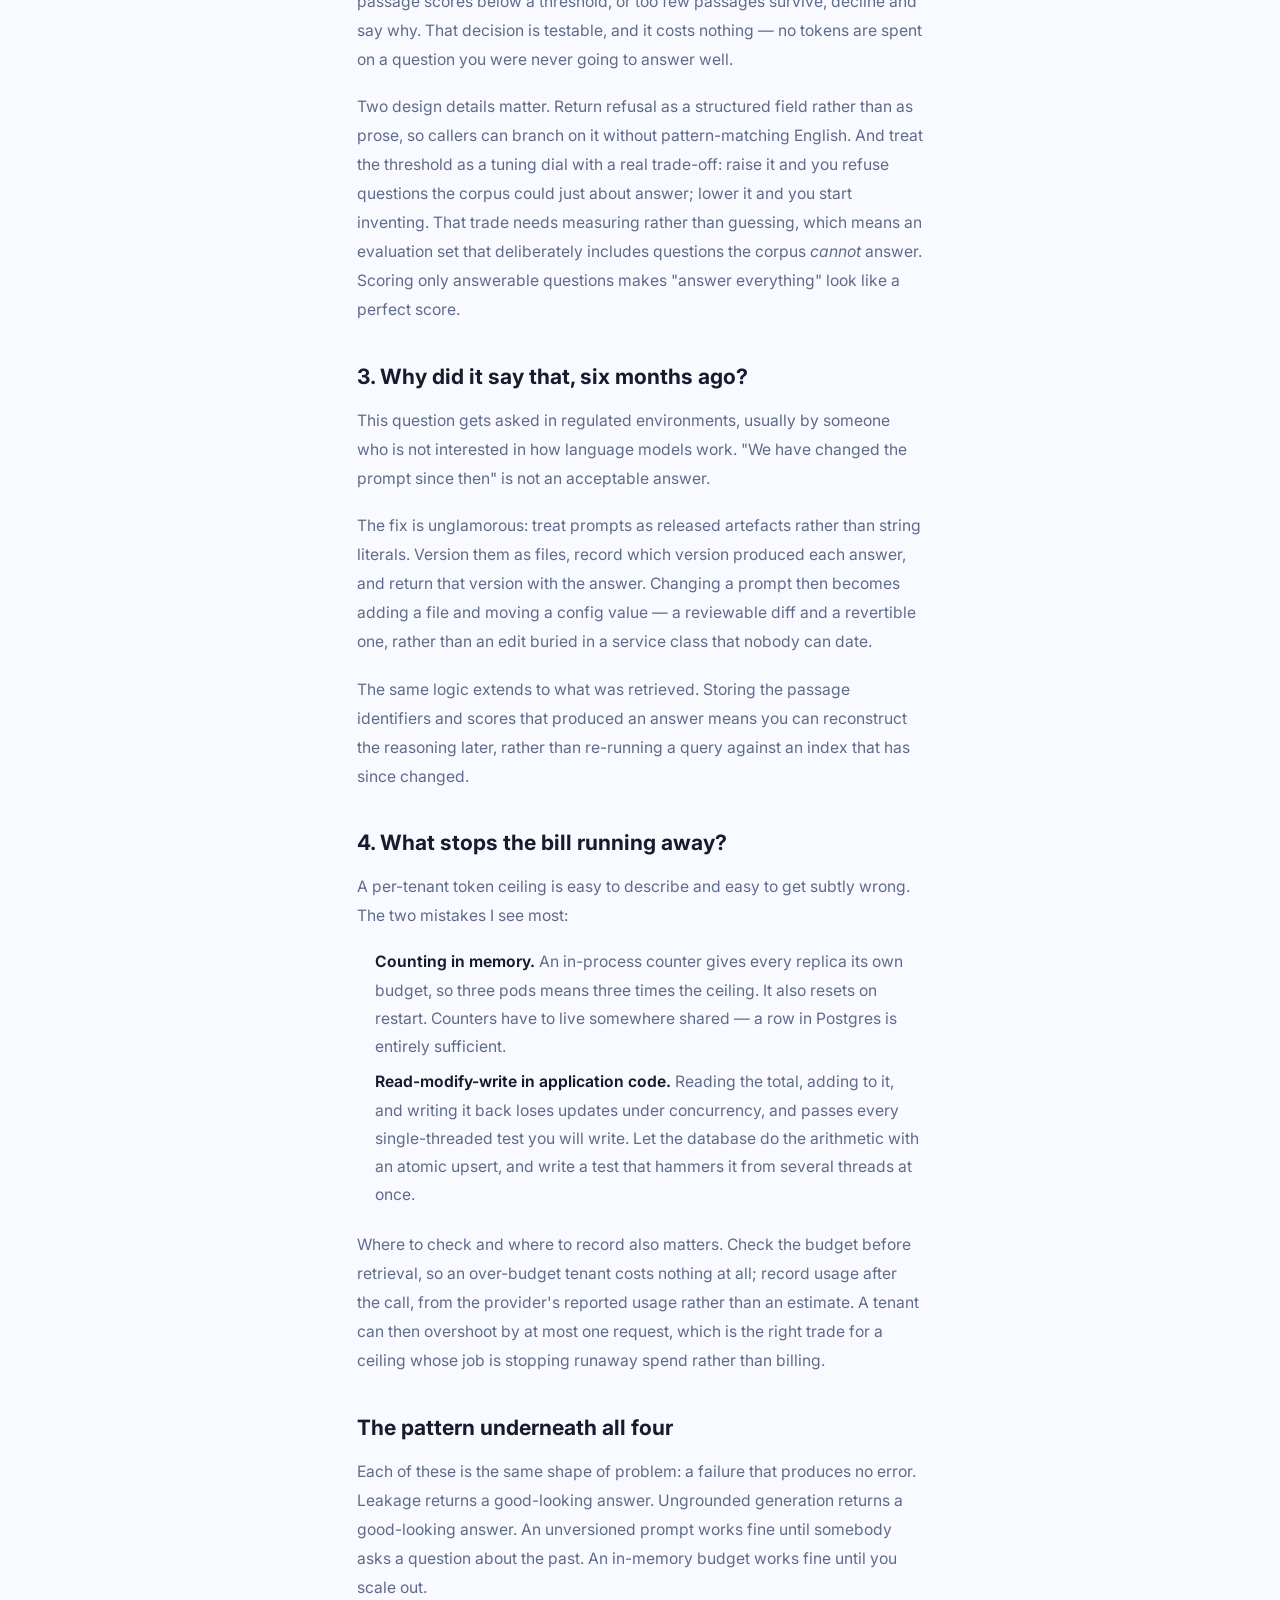
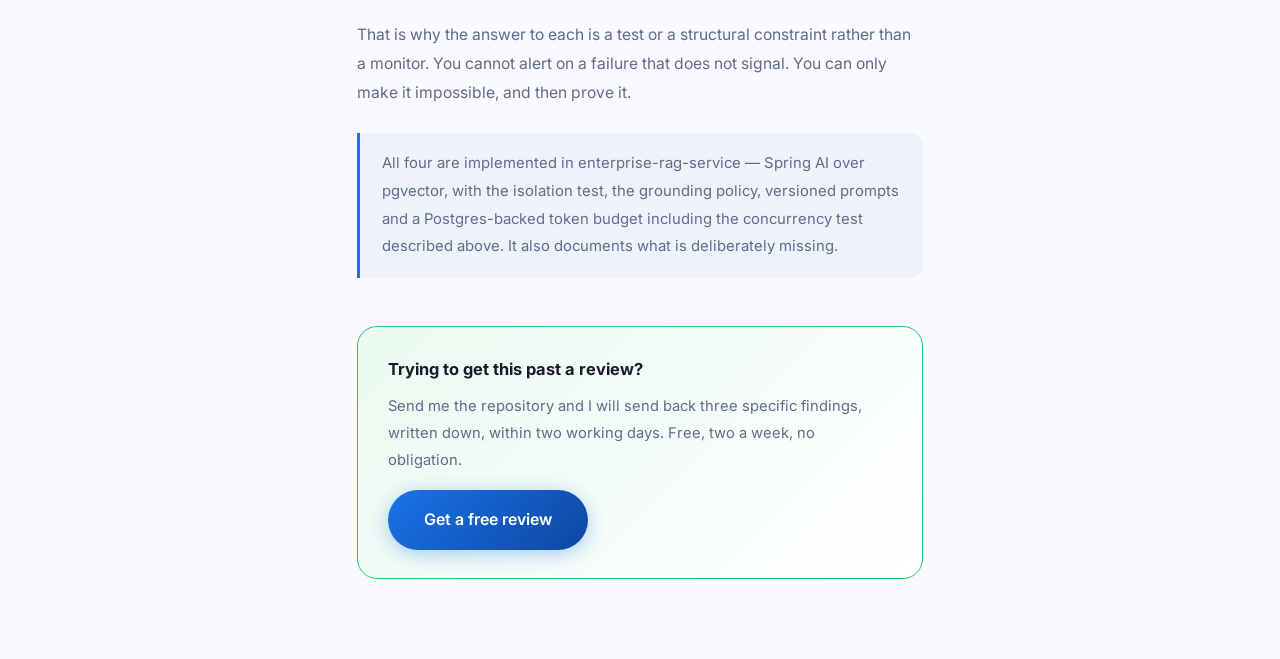
<file: writing/rag-regulated-java-estate.html>
<!DOCTYPE html>
<html lang="en">
<head>
<meta charset="UTF-8"/>
<meta name="viewport" content="width=device-width, initial-scale=1.0"/>
<title>What a compliance review asks about your RAG service (and demos never answer)</title>
<meta name="description" content="Four questions that stop a retrieval-augmented service getting into a regulated Java estate: multi-tenant isolation, what it does when it does not know, why it said what it said, and what stops the bill running away."/>
<meta name="keywords" content="spring ai multi tenant rag, rag tenant isolation, pgvector metadata filter tenant, rag hallucination grounding threshold, rag prompt versioning audit, llm token budget per tenant java"/>
<link rel="canonical" href="https://mohitshaky.github.io/writing/rag-regulated-java-estate.html"/>
<meta property="og:type" content="article"/>
<meta property="og:title" content="What a compliance review asks about your RAG service"/>
<meta property="og:description" content="Four questions that stop a retrieval service getting into a regulated Java estate, and how to answer each in code."/>
<meta property="og:url" content="https://mohitshaky.github.io/writing/rag-regulated-java-estate.html"/>
<meta property="og:image" content="https://mohitshaky.github.io/og-banner.jpg"/>
<script type="application/ld+json">
{
  "@context": "https://schema.org",
  "@type": "TechArticle",
  "headline": "What a compliance review asks about your RAG service (and demos never answer)",
  "description": "Multi-tenant isolation, grounded refusal, prompt versioning and token budgets: the four questions that decide whether a retrieval service ships in a regulated environment.",
  "author": { "@type": "Person", "name": "Mohit Shakya", "url": "https://mohitshaky.github.io" },
  "publisher": { "@type": "Person", "name": "Mohit Shakya" },
  "datePublished": "2026-08-29",
  "mainEntityOfPage": "https://mohitshaky.github.io/writing/rag-regulated-java-estate.html",
  "about": ["Retrieval-Augmented Generation", "Spring AI", "pgvector", "Multi-tenancy"]
}
</script>
<link rel="icon" href="data:image/svg+xml,<svg xmlns='http://www.w3.org/2000/svg' viewBox='0 0 100 100'><rect width='100' height='100' rx='20' fill='%231a73e8'/><text y='68' x='50' text-anchor='middle' font-size='52' font-family='Inter,sans-serif' font-weight='800' fill='white'>M</text></svg>"/>
<link rel="preload" as="style" href="https://fonts.googleapis.com/css2?family=Inter:wght@300;400;500;600;700;800&display=swap"/>
<link rel="stylesheet" href="https://fonts.googleapis.com/css2?family=Inter:wght@300;400;500;600;700;800&display=swap" media="print" onload="this.media='all'"/>
<noscript><link rel="stylesheet" href="https://fonts.googleapis.com/css2?family=Inter:wght@300;400;500;600;700;800&display=swap"/></noscript>
<link rel="stylesheet" href="../style.css"/>
</head>
<body>

<div class="article-wrap">
  <a href="index.html" class="article-back">&#8592; Writing</a>
  <p class="article-meta">Spring AI &middot; RAG &middot; 29 August 2026</p>
  <h1>What a compliance review asks about your RAG service</h1>
  <p class="article-standfirst">
    Getting retrieval-augmented generation working takes an afternoon. Getting it past a security review at a bank
    takes considerably longer, and the gap is not model quality. It is four questions nobody asks a prototype
    &mdash; and each one has a concrete answer in code.
  </p>

  <h2>1. Can it answer using another customer's documents?</h2>
  <p>
    This is the question that ends the conversation if you cannot answer it precisely, and the failure it guards
    against is the nastiest kind: <strong>multi-tenant retrieval leakage does not throw.</strong> There is no
    exception, no error metric, no alert. One customer simply receives a fluent, well-cited answer assembled from
    another customer's files, and nobody finds out until someone reads an answer that mentions a company they have
    never heard of.
  </p>
  <p>
    The mechanism is mundane. Every retrieval path must filter on tenant, and every ingestion path must stamp it.
    Miss the filter on one code path &mdash; a new endpoint, a batch reindexer, an "admin" search added for
    support &mdash; and that path leaks silently.
  </p>
  <p>
    Two things make this defensible. First, apply the filter in <em>one</em> place, on the read side, rather than
    leaving each caller to remember. Second, and this is what a reviewer actually wants to see, assert it with a
    test that seeds two tenants and proves one cannot retrieve the other's passages &mdash; including the case
    where a tenant has no documents at all and must get an empty result rather than somebody else's.
  </p>
  <div class="article-callout">
    <p>
      A useful sharpener: run that isolation test with the similarity threshold dropped to zero, so every stored
      chunk is a candidate. If the tenant filter is broken, the other tenant's content comes back. If you only ever
      test at production thresholds, a broken filter can hide behind scoring.
    </p>
  </div>

  <h2>2. What does it do when it does not know?</h2>
  <p>
    Handed weak context and asked to be helpful, a language model produces a fluent, confident, wrong answer. This
    is the failure mode that matters most in a regulated setting and the one demos never show, because
    <strong>it looks exactly like success.</strong> There is no error, no low-confidence flag, nothing in a log.
    Just a plausible paragraph that happens not to be true.
  </p>
  <p>
    Prompt wording alone will not fix this. "Only answer from the context" helps and does not hold under pressure,
    because you have no control over whether it was followed. The reliable approach is to make refusal a
    deterministic decision taken <em>before</em> the model is called: if the best retrieved passage scores below a
    threshold, or too few passages survive, decline and say why. That decision is testable, and it costs nothing
    &mdash; no tokens are spent on a question you were never going to answer well.
  </p>
  <p>
    Two design details matter. Return refusal as a structured field rather than as prose, so callers can branch on
    it without pattern-matching English. And treat the threshold as a tuning dial with a real trade-off: raise it
    and you refuse questions the corpus could just about answer; lower it and you start inventing. That trade needs
    measuring rather than guessing, which means an evaluation set that deliberately includes questions the corpus
    <em>cannot</em> answer. Scoring only answerable questions makes "answer everything" look like a perfect score.
  </p>

  <h2>3. Why did it say that, six months ago?</h2>
  <p>
    This question gets asked in regulated environments, usually by someone who is not interested in how language
    models work. "We have changed the prompt since then" is not an acceptable answer.
  </p>
  <p>
    The fix is unglamorous: treat prompts as released artefacts rather than string literals. Version them as files,
    record which version produced each answer, and return that version with the answer. Changing a prompt then
    becomes adding a file and moving a config value &mdash; a reviewable diff and a revertible one, rather than an
    edit buried in a service class that nobody can date.
  </p>
  <p>
    The same logic extends to what was retrieved. Storing the passage identifiers and scores that produced an
    answer means you can reconstruct the reasoning later, rather than re-running a query against an index that has
    since changed.
  </p>

  <h2>4. What stops the bill running away?</h2>
  <p>
    A per-tenant token ceiling is easy to describe and easy to get subtly wrong. The two mistakes I see most:
  </p>
  <ul>
    <li>
      <strong>Counting in memory.</strong> An in-process counter gives every replica its own budget, so three pods
      means three times the ceiling. It also resets on restart. Counters have to live somewhere shared &mdash; a
      row in Postgres is entirely sufficient.
    </li>
    <li>
      <strong>Read-modify-write in application code.</strong> Reading the total, adding to it, and writing it back
      loses updates under concurrency, and passes every single-threaded test you will write. Let the database do
      the arithmetic with an atomic upsert, and write a test that hammers it from several threads at once.
    </li>
  </ul>
  <p>
    Where to check and where to record also matters. Check the budget before retrieval, so an over-budget tenant
    costs nothing at all; record usage after the call, from the provider's reported usage rather than an estimate.
    A tenant can then overshoot by at most one request, which is the right trade for a ceiling whose job is
    stopping runaway spend rather than billing.
  </p>

  <h2>The pattern underneath all four</h2>
  <p>
    Each of these is the same shape of problem: a failure that produces no error. Leakage returns a good-looking
    answer. Ungrounded generation returns a good-looking answer. An unversioned prompt works fine until somebody
    asks a question about the past. An in-memory budget works fine until you scale out.
  </p>
  <p>
    That is why the answer to each is a test or a structural constraint rather than a monitor. You cannot alert on
    a failure that does not signal. You can only make it impossible, and then prove it.
  </p>

  <div class="article-callout">
    <p>
      All four are implemented in
      <a href="https://github.com/mohitshaky/enterprise-rag-service" target="_blank" rel="noopener noreferrer">enterprise-rag-service</a>
      &mdash; Spring AI over pgvector, with the isolation test, the grounding policy, versioned prompts and a
      Postgres-backed token budget including the concurrency test described above. It also documents what is
      deliberately missing.
    </p>
  </div>

  <div class="article-cta">
    <h3>Trying to get this past a review?</h3>
    <p>
      Send me the repository and I will send back three specific findings, written down, within two working days.
      Free, two a week, no obligation.
    </p>
    <a href="../index.html#free-review" class="btn-primary">Get a free review</a>
  </div>
</div>

<script src="../app.js"></script>
</body>
</html>
</file>
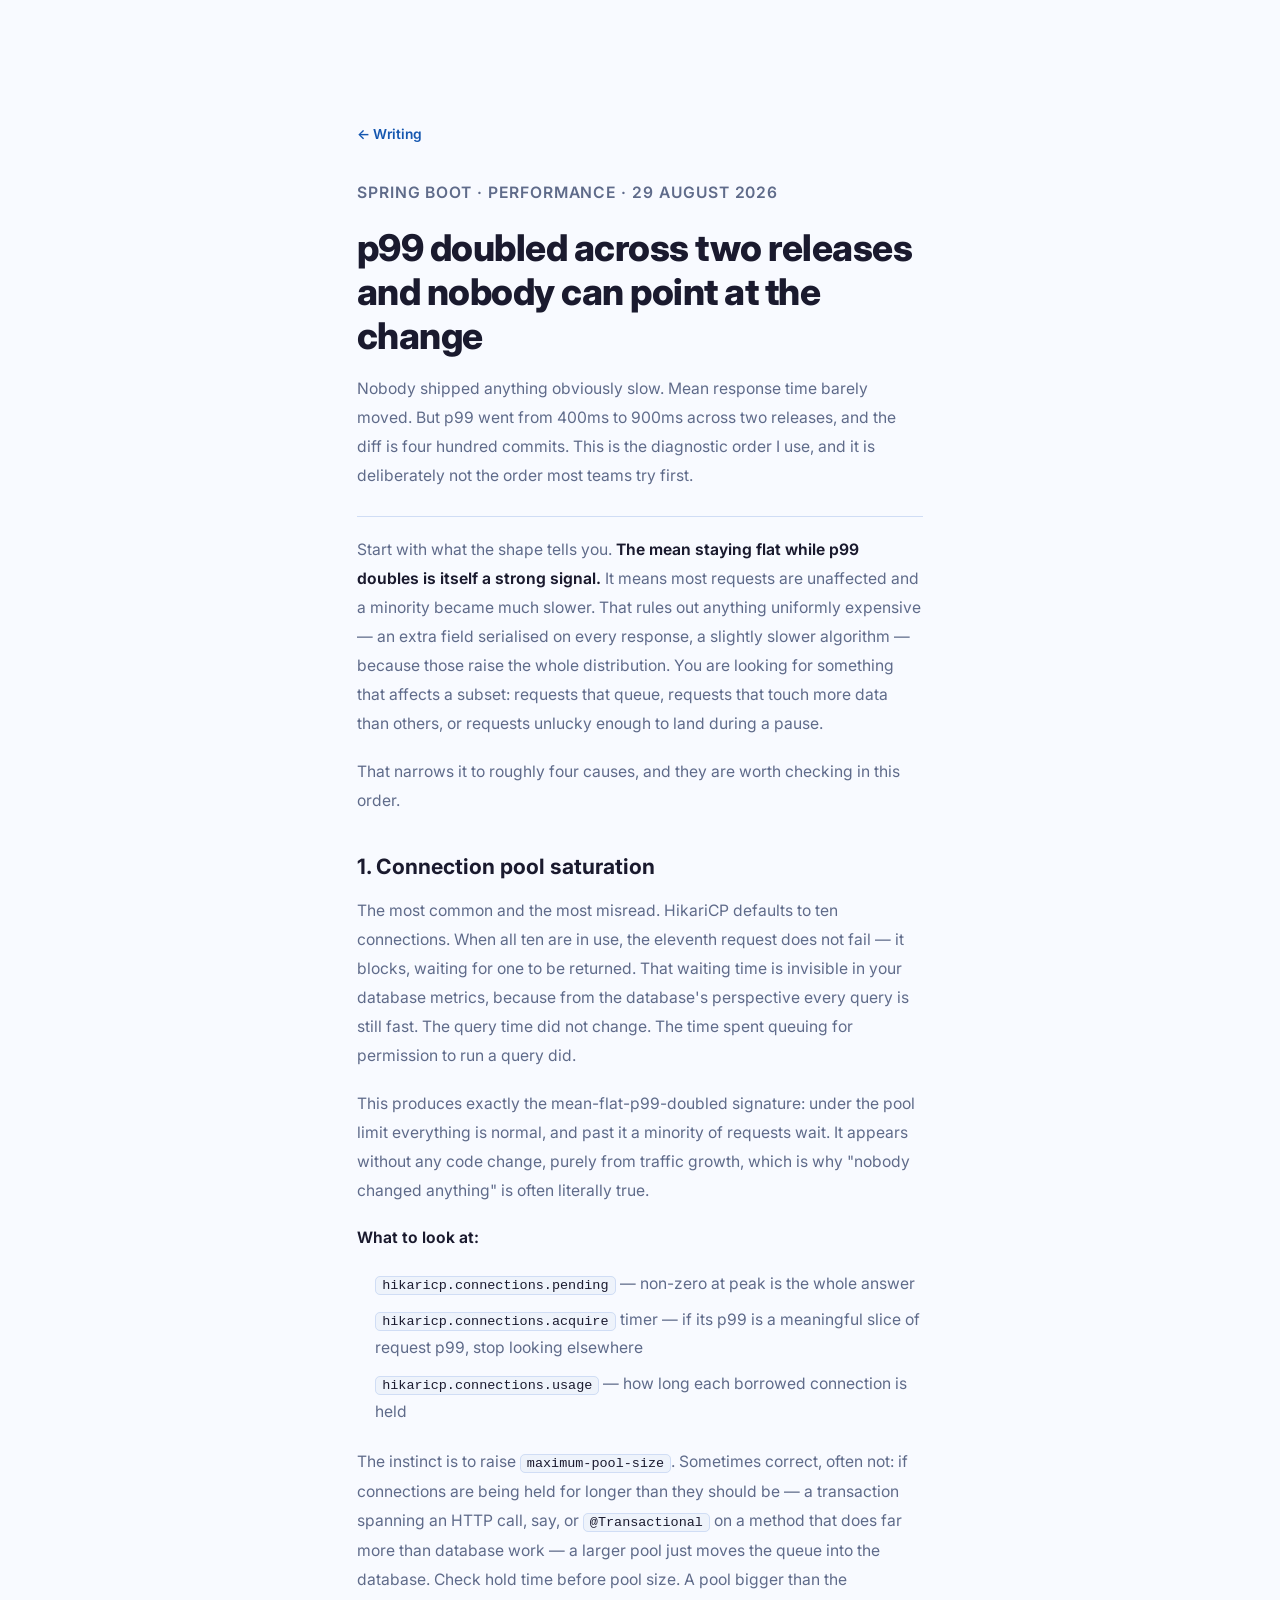
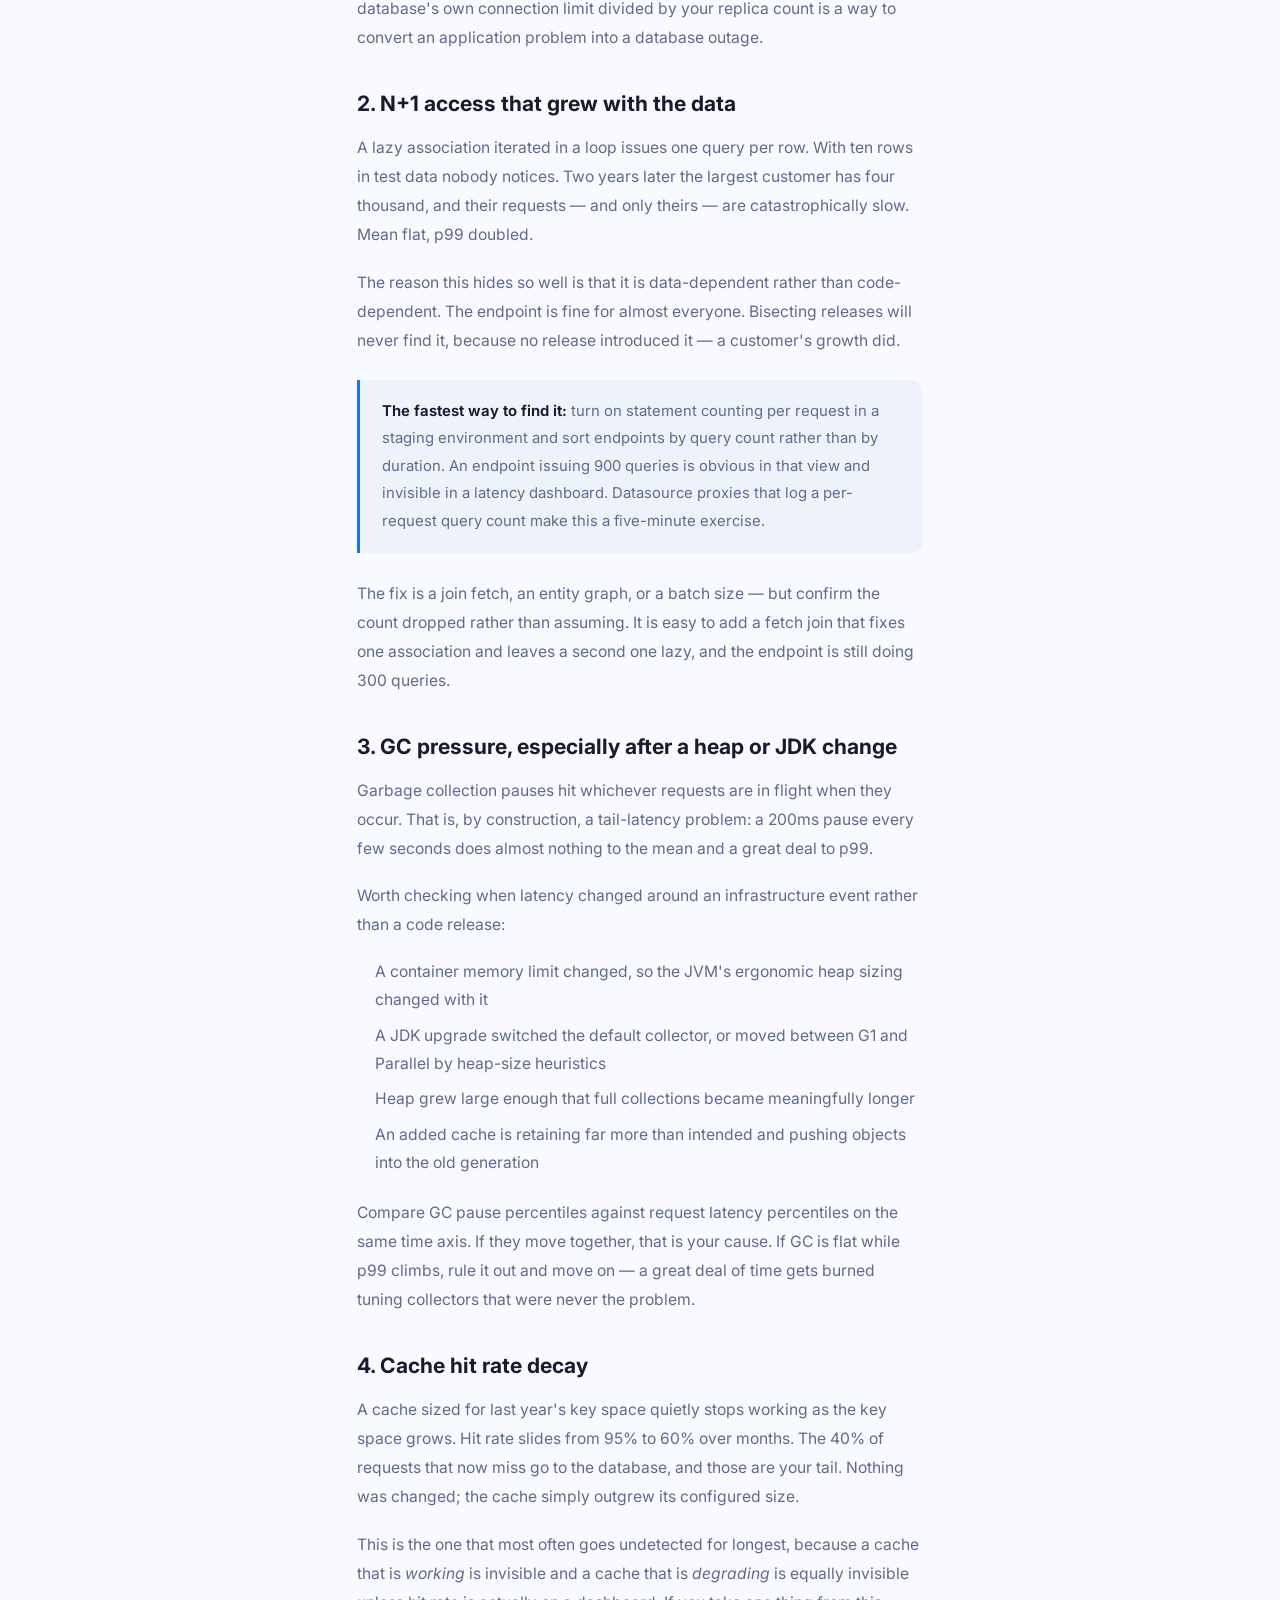
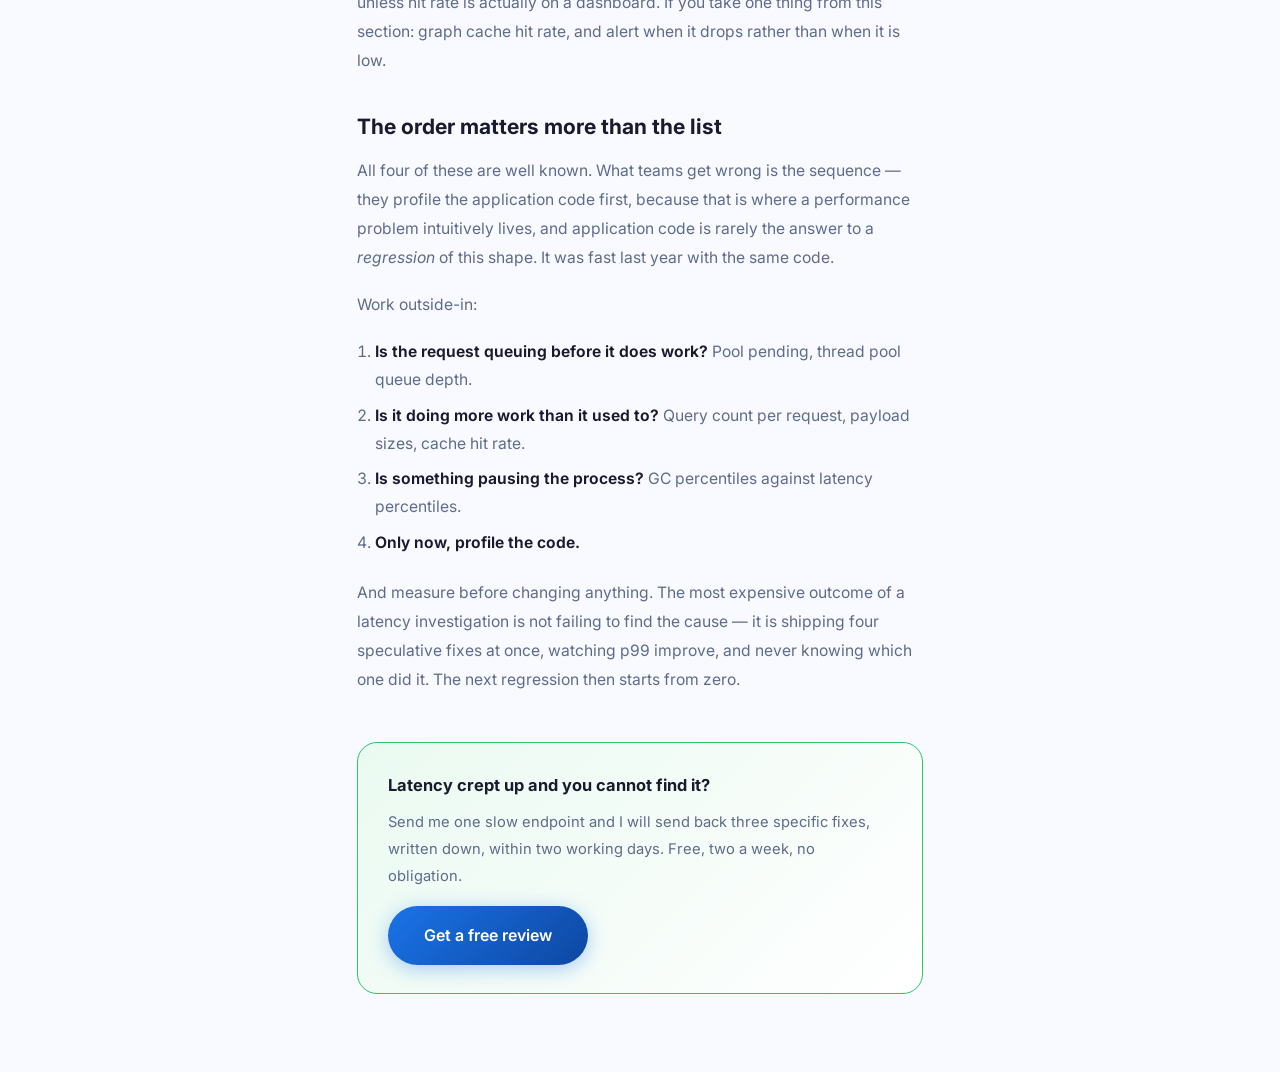
<file: writing/spring-boot-p99-latency-regression.html>
<!DOCTYPE html>
<html lang="en">
<head>
<meta charset="UTF-8"/>
<meta name="viewport" content="width=device-width, initial-scale=1.0"/>
<title>Spring Boot p99 latency doubled and nobody can point at the change</title>
<meta name="description" content="A diagnostic order for latency that crept up across releases in a Spring Boot service: connection pool saturation, N+1 access, GC pressure and cache decay - and why the mean stayed flat while p99 doubled."/>
<meta name="keywords" content="spring boot p99 latency increased, api latency doubled after release, hikaricp pool exhaustion, n+1 query spring data, jvm gc pause p99, latency regression diagnosis"/>
<link rel="canonical" href="https://mohitshaky.github.io/writing/spring-boot-p99-latency-regression.html"/>
<meta property="og:type" content="article"/>
<meta property="og:title" content="Spring Boot p99 latency doubled and nobody can point at the change"/>
<meta property="og:description" content="A diagnostic order for latency that crept up across releases, and why the mean stayed flat while p99 doubled."/>
<meta property="og:url" content="https://mohitshaky.github.io/writing/spring-boot-p99-latency-regression.html"/>
<meta property="og:image" content="https://mohitshaky.github.io/og-banner.jpg"/>
<script type="application/ld+json">
{
  "@context": "https://schema.org",
  "@type": "TechArticle",
  "headline": "Spring Boot p99 latency doubled and nobody can point at the change",
  "description": "A diagnostic order for latency regressions in Spring Boot services: pool saturation, N+1 access, GC pressure and cache decay.",
  "author": { "@type": "Person", "name": "Mohit Shakya", "url": "https://mohitshaky.github.io" },
  "publisher": { "@type": "Person", "name": "Mohit Shakya" },
  "datePublished": "2026-08-29",
  "mainEntityOfPage": "https://mohitshaky.github.io/writing/spring-boot-p99-latency-regression.html",
  "about": ["Spring Boot", "Performance tuning", "JVM"]
}
</script>
<link rel="icon" href="data:image/svg+xml,<svg xmlns='http://www.w3.org/2000/svg' viewBox='0 0 100 100'><rect width='100' height='100' rx='20' fill='%231a73e8'/><text y='68' x='50' text-anchor='middle' font-size='52' font-family='Inter,sans-serif' font-weight='800' fill='white'>M</text></svg>"/>
<link rel="preload" as="style" href="https://fonts.googleapis.com/css2?family=Inter:wght@300;400;500;600;700;800&display=swap"/>
<link rel="stylesheet" href="https://fonts.googleapis.com/css2?family=Inter:wght@300;400;500;600;700;800&display=swap" media="print" onload="this.media='all'"/>
<noscript><link rel="stylesheet" href="https://fonts.googleapis.com/css2?family=Inter:wght@300;400;500;600;700;800&display=swap"/></noscript>
<link rel="stylesheet" href="../style.css"/>
</head>
<body>

<div class="article-wrap">
  <a href="index.html" class="article-back">&#8592; Writing</a>
  <p class="article-meta">Spring Boot &middot; Performance &middot; 29 August 2026</p>
  <h1>p99 doubled across two releases and nobody can point at the change</h1>
  <p class="article-standfirst">
    Nobody shipped anything obviously slow. Mean response time barely moved. But p99 went from 400ms to 900ms
    across two releases, and the diff is four hundred commits. This is the diagnostic order I use, and it is
    deliberately not the order most teams try first.
  </p>

  <p>
    Start with what the shape tells you. <strong>The mean staying flat while p99 doubles is itself a strong
    signal.</strong> It means most requests are unaffected and a minority became much slower. That rules out
    anything uniformly expensive &mdash; an extra field serialised on every response, a slightly slower algorithm
    &mdash; because those raise the whole distribution. You are looking for something that affects a subset:
    requests that queue, requests that touch more data than others, or requests unlucky enough to land during a
    pause.
  </p>
  <p>That narrows it to roughly four causes, and they are worth checking in this order.</p>

  <h2>1. Connection pool saturation</h2>
  <p>
    The most common and the most misread. HikariCP defaults to ten connections. When all ten are in use, the
    eleventh request does not fail &mdash; it blocks, waiting for one to be returned. That waiting time is
    invisible in your database metrics, because from the database's perspective every query is still fast. The
    query time did not change. The time spent queuing for permission to run a query did.
  </p>
  <p>
    This produces exactly the mean-flat-p99-doubled signature: under the pool limit everything is normal, and past
    it a minority of requests wait. It appears without any code change, purely from traffic growth, which is why
    "nobody changed anything" is often literally true.
  </p>
  <p><strong>What to look at:</strong></p>
  <ul>
    <li><code>hikaricp.connections.pending</code> &mdash; non-zero at peak is the whole answer</li>
    <li><code>hikaricp.connections.acquire</code> timer &mdash; if its p99 is a meaningful slice of request p99, stop looking elsewhere</li>
    <li><code>hikaricp.connections.usage</code> &mdash; how long each borrowed connection is held</li>
  </ul>
  <p>
    The instinct is to raise <code>maximum-pool-size</code>. Sometimes correct, often not: if connections are being
    held for longer than they should be &mdash; a transaction spanning an HTTP call, say, or
    <code>@Transactional</code> on a method that does far more than database work &mdash; a larger pool just moves
    the queue into the database. Check hold time before pool size. A pool bigger than the database's own
    connection limit divided by your replica count is a way to convert an application problem into a database
    outage.
  </p>

  <h2>2. N+1 access that grew with the data</h2>
  <p>
    A lazy association iterated in a loop issues one query per row. With ten rows in test data nobody notices. Two
    years later the largest customer has four thousand, and their requests &mdash; and only theirs &mdash; are
    catastrophically slow. Mean flat, p99 doubled.
  </p>
  <p>
    The reason this hides so well is that it is data-dependent rather than code-dependent. The endpoint is fine for
    almost everyone. Bisecting releases will never find it, because no release introduced it &mdash; a customer's
    growth did.
  </p>
  <div class="article-callout">
    <p>
      <strong>The fastest way to find it:</strong> turn on statement counting per request in a staging environment
      and sort endpoints by query count rather than by duration. An endpoint issuing 900 queries is obvious in that
      view and invisible in a latency dashboard. Datasource proxies that log a per-request query count make this a
      five-minute exercise.
    </p>
  </div>
  <p>
    The fix is a join fetch, an entity graph, or a batch size &mdash; but confirm the count dropped rather than
    assuming. It is easy to add a fetch join that fixes one association and leaves a second one lazy, and the
    endpoint is still doing 300 queries.
  </p>

  <h2>3. GC pressure, especially after a heap or JDK change</h2>
  <p>
    Garbage collection pauses hit whichever requests are in flight when they occur. That is, by construction, a
    tail-latency problem: a 200ms pause every few seconds does almost nothing to the mean and a great deal to p99.
  </p>
  <p>Worth checking when latency changed around an infrastructure event rather than a code release:</p>
  <ul>
    <li>A container memory limit changed, so the JVM's ergonomic heap sizing changed with it</li>
    <li>A JDK upgrade switched the default collector, or moved between G1 and Parallel by heap-size heuristics</li>
    <li>Heap grew large enough that full collections became meaningfully longer</li>
    <li>An added cache is retaining far more than intended and pushing objects into the old generation</li>
  </ul>
  <p>
    Compare GC pause percentiles against request latency percentiles on the same time axis. If they move together,
    that is your cause. If GC is flat while p99 climbs, rule it out and move on &mdash; a great deal of time gets
    burned tuning collectors that were never the problem.
  </p>

  <h2>4. Cache hit rate decay</h2>
  <p>
    A cache sized for last year's key space quietly stops working as the key space grows. Hit rate slides from 95%
    to 60% over months. The 40% of requests that now miss go to the database, and those are your tail. Nothing was
    changed; the cache simply outgrew its configured size.
  </p>
  <p>
    This is the one that most often goes undetected for longest, because a cache that is <em>working</em> is
    invisible and a cache that is <em>degrading</em> is equally invisible unless hit rate is actually on a
    dashboard. If you take one thing from this section: graph cache hit rate, and alert when it drops rather than
    when it is low.
  </p>

  <h2>The order matters more than the list</h2>
  <p>
    All four of these are well known. What teams get wrong is the sequence &mdash; they profile the application
    code first, because that is where a performance problem intuitively lives, and application code is rarely the
    answer to a <em>regression</em> of this shape. It was fast last year with the same code.
  </p>
  <p>Work outside-in:</p>
  <ol>
    <li><strong>Is the request queuing before it does work?</strong> Pool pending, thread pool queue depth.</li>
    <li><strong>Is it doing more work than it used to?</strong> Query count per request, payload sizes, cache hit rate.</li>
    <li><strong>Is something pausing the process?</strong> GC percentiles against latency percentiles.</li>
    <li><strong>Only now, profile the code.</strong></li>
  </ol>
  <p>
    And measure before changing anything. The most expensive outcome of a latency investigation is not failing to
    find the cause &mdash; it is shipping four speculative fixes at once, watching p99 improve, and never knowing
    which one did it. The next regression then starts from zero.
  </p>

  <div class="article-cta">
    <h3>Latency crept up and you cannot find it?</h3>
    <p>
      Send me one slow endpoint and I will send back three specific fixes, written down, within two working days.
      Free, two a week, no obligation.
    </p>
    <a href="../index.html#free-review" class="btn-primary">Get a free review</a>
  </div>
</div>

<script src="../app.js"></script>
</body>
</html>
</file>
<file: style.css>
/* ===== RESET & BASE ===== */
*, *::before, *::after { box-sizing: border-box; margin: 0; padding: 0; }

:root {
  --primary:    #1a73e8;
  --primary-dark: #1557b0;
  --accent:     #0d47a1;
  --bg:         #f8faff;
  --bg-alt:     #eef3fb;
  --surface:    #ffffff;
  --text:       #1a1a2e;
  --text-muted: #5f6b8a;
  --border:     #d0ddf5;
  --gradient:   linear-gradient(135deg, #1a73e8 0%, #0d47a1 100%);
  --shadow:     0 4px 24px rgba(26,115,232,0.10);
  --shadow-lg:  0 8px 40px rgba(26,115,232,0.18);
  --radius:     12px;
  --radius-lg:  20px;
}

html { scroll-behavior: smooth; }
body {
  font-family: 'Inter', sans-serif;
  background: var(--bg);
  color: var(--text);
  line-height: 1.7;
  font-size: 16px;
}

a { text-decoration: none; color: inherit; }
ul { list-style: none; }

/* ===== NAVBAR ===== */
.navbar {
  position: fixed; top: 0; left: 0; right: 0; z-index: 1000;
  display: flex; align-items: center; justify-content: space-between;
  padding: 0 6%; height: 68px;
  background: rgba(248, 250, 255, 0.92);
  backdrop-filter: blur(12px);
  border-bottom: 1px solid var(--border);
  box-shadow: 0 2px 16px rgba(26,115,232,0.07);
}
.nav-brand {
  font-size: 1.6rem; font-weight: 800; color: var(--text);
  letter-spacing: -0.5px;
}
.nav-brand span { color: var(--primary); }

.nav-links { display: flex; align-items: center; gap: 2rem; flex-wrap: wrap; justify-content: flex-end; }
.nav-links a {
  font-size: 0.9rem; font-weight: 500; color: var(--text-muted);
  transition: color 0.2s;
  position: relative; padding-bottom: 2px;
}
.nav-links a::after {
  content: ''; position: absolute; bottom: -2px; left: 0; right: 0;
  height: 2px; background: var(--primary);
  transform: scaleX(0); transition: transform 0.25s;
}
.nav-links a:hover, .nav-links a.active { color: var(--primary); }
.nav-links a:hover::after, .nav-links a.active::after { transform: scaleX(1); }

.btn-nav {
  background: var(--gradient); color: #fff !important;
  padding: 8px 20px; border-radius: 50px;
  font-weight: 600 !important; transition: opacity 0.2s, box-shadow 0.2s !important;
}
.btn-nav:hover { opacity: 0.9; box-shadow: 0 4px 16px rgba(26,115,232,0.4) !important; }
.btn-nav::after { display: none !important; }

/* ===== BUTTONS ===== */
.btn-primary {
  display: inline-block;
  background: var(--gradient);
  color: #fff; padding: 16px 36px;
  border-radius: 50px; font-weight: 600; font-size: 1rem;
  border: none; cursor: pointer;
  transition: box-shadow 0.2s, transform 0.2s;
  box-shadow: 0 4px 20px rgba(26,115,232,0.35);
}
.btn-primary:hover {
  box-shadow: 0 8px 28px rgba(26,115,232,0.5);
  transform: translateY(-3px) scale(1.02);
}

/* Bigger CTA in hero */
.hero-cta .btn-primary {
  padding: 18px 40px;
  font-size: 1.1rem;
}

.btn-secondary {
  display: inline-block;
  color: var(--primary); padding: 13px 30px;
  border-radius: 50px; font-weight: 600; font-size: 0.95rem;
  border: 2px solid var(--primary);
  transition: background 0.2s, color 0.2s;
}
.btn-secondary:hover { background: var(--primary); color: #fff; }

/* ===== HERO ===== */
.hero {
  min-height: 100vh;
  display: flex; align-items: center; justify-content: space-between;
  gap: 3rem;
  padding: 100px 6% 60px;
  background: linear-gradient(160deg, #ddeeff 0%, #c5d9f9 40%, #e8f0fe 100%);
  position: relative; overflow: hidden;
}
.hero::before {
  content: '';
  position: absolute; top: -120px; right: -120px;
  width: 500px; height: 500px;
  background: radial-gradient(circle, rgba(26,115,232,0.1) 0%, transparent 70%);
  border-radius: 50%;
}

.hero-content { flex: 1; max-width: 580px; }

.hero-tag {
  display: inline-block;
  background: rgba(26,115,232,0.1);
  color: var(--accent); border: 1px solid rgba(26,115,232,0.25);
  padding: 6px 16px; border-radius: 50px;
  font-size: 0.85rem; font-weight: 600;
  margin-bottom: 1.2rem;
}

.hero-content h1 {
  font-size: clamp(3.2rem, 6.5vw, 4.8rem);
  font-weight: 900; line-height: 1.05;
  color: var(--text); margin-bottom: 0.4rem;
}
.hero-content h1 span {
  background: linear-gradient(90deg, #1a73e8, #0d47a1);
  -webkit-background-clip: text;
  -webkit-text-fill-color: transparent;
}

.hero-content h2 {
  font-size: clamp(1.2rem, 2.5vw, 1.6rem);
  font-weight: 500; color: var(--text-muted);
  margin-bottom: 1.2rem;
}

.hero-desc {
  font-size: 1.1rem; color: #4b5a7a;
  margin-bottom: 2rem; max-width: 480px;
}

.hero-cta { display: flex; gap: 1rem; flex-wrap: wrap; margin-bottom: 3rem; }

.hero-stats { display: flex; gap: 2.5rem; flex-wrap: wrap; }
.stat span {
  display: block; font-size: 2rem; font-weight: 800; color: var(--primary);
}
.stat p { font-size: 0.82rem; color: var(--text-muted); font-weight: 500; }

/* Code card */
.hero-visual { flex: 0 0 auto; }
.code-card {
  background: #0d1b2e;
  border-radius: var(--radius-lg);
  overflow: hidden;
  box-shadow: var(--shadow-lg);
  width: 360px; max-width: 100%;
  border: 1px solid #1e3050;
}
.code-header {
  display: flex; align-items: center; gap: 6px;
  padding: 12px 16px; background: #0a1422;
  border-bottom: 1px solid #1e3050;
}
.dot { width: 12px; height: 12px; border-radius: 50%; }
.dot.red    { background: #ff5f57; }
.dot.yellow { background: #ffbd2e; }
.dot.green  { background: #28c840; }
.code-title { margin-left: 8px; font-size: 0.8rem; color: #8899bb; font-family: monospace; }

.code-body {
  padding: 20px; font-family: 'Courier New', monospace;
  font-size: 0.82rem; line-height: 1.75; color: #c9d8f0;
  white-space: pre;
}
.c-blue   { color: #79b8ff; }
.c-green  { color: #85e89d; }
.c-yellow { color: #ffea7f; }

/* ===== SECTIONS ===== */
.section { padding: 100px 0; border-bottom: 1px solid #e6ecf8; }
.container { max-width: 1120px; margin: 0 auto; padding: 0 clamp(18px, 6%, 40px); }

.section-title {
  font-size: clamp(1.8rem, 3.5vw, 2.4rem);
  font-weight: 800; text-align: center;
  margin-bottom: 3.5rem; color: var(--text);
  letter-spacing: -0.5px;
}
.section-title span {
  background: linear-gradient(90deg, #1a73e8, #0d47a1);
  -webkit-background-clip: text;
  -webkit-text-fill-color: transparent;
}

/* ===== ABOUT ===== */
.about { background: var(--surface); }
.about-grid { display: grid; grid-template-columns: 1fr 1fr; gap: 3rem; align-items: start; }
.about-text p { color: var(--text-muted); margin-bottom: 1rem; font-size: 1.02rem; }
.about-text strong { color: var(--text); }
.about-list { margin-top: 1.2rem; display: flex; flex-direction: column; gap: 0.5rem; }
.about-list li { font-size: 0.97rem; color: var(--text-muted); }

.about-cards { display: grid; grid-template-columns: 1fr 1fr; gap: 1rem; }
.info-card {
  background: var(--bg-alt);
  border: 1px solid var(--border);
  border-radius: var(--radius);
  padding: 1.4rem;
  transition: box-shadow 0.2s, transform 0.2s;
}
.info-card:hover { box-shadow: var(--shadow); transform: translateY(-3px); }
.info-icon { font-size: 1.5rem; margin-bottom: 0.5rem; }
.info-card h4 { font-weight: 700; margin-bottom: 0.3rem; color: var(--text); font-size: 0.95rem; }
.info-card p { font-size: 0.83rem; color: var(--text-muted); line-height: 1.5; }

/* ===== SKILLS ===== */
.skills-section { background: var(--bg); }
.skills-grid { display: grid; grid-template-columns: repeat(3, 1fr); gap: 1.5rem; }
.skill-group {
  background: var(--surface);
  border: 1px solid var(--border);
  border-radius: var(--radius);
  padding: 1.5rem;
  transition: box-shadow 0.2s, transform 0.2s;
}
.skill-group:hover { box-shadow: var(--shadow); transform: translateY(-3px); }
.skill-group h3 { font-size: 0.95rem; font-weight: 700; margin-bottom: 1rem; color: var(--text); }
.skill-tags { display: flex; flex-wrap: wrap; gap: 0.5rem; }
.skill-tags span {
  background: rgba(26,115,232,0.08);
  color: var(--primary);
  border: 1px solid rgba(26,115,232,0.2);
  padding: 4px 12px; border-radius: 50px;
  font-size: 0.8rem; font-weight: 500;
}

/* ===== SERVICES ===== */
.services { background: #eef4ff; }
.services-grid { display: grid; grid-template-columns: repeat(3, 1fr); gap: 1.5rem; }
.service-card {
  background: var(--surface);
  border: 1px solid var(--border);
  border-radius: var(--radius-lg);
  padding: 2rem;
  transition: box-shadow 0.25s, transform 0.25s, border-color 0.25s;
}
.service-card:hover {
  box-shadow: var(--shadow-lg);
  transform: translateY(-5px);
  border-color: var(--primary);
}
.service-card.perf-card {
  border-color: rgba(255, 140, 0, 0.4);
  background: linear-gradient(145deg, #fffaf0, rgba(255,160,0,0.06));
  position: relative;
}
.service-card.perf-card::before {
  content: '⚡ PERFORMANCE';
  position: absolute; top: -1px; right: 16px;
  background: #ffa000; color: white;
  font-size: 0.65rem; font-weight: 800;
  padding: 3px 10px; border-radius: 0 0 8px 8px;
  letter-spacing: 0.5px;
}
.service-card.perf-card:hover { border-color: #ffa000; box-shadow: 0 8px 32px rgba(255,160,0,0.2); }
.service-card.web-card {
  border-color: rgba(40, 200, 100, 0.25);
  background: linear-gradient(145deg, var(--surface), rgba(40,200,100,0.04));
}
.service-card.web-card:hover { border-color: #28c864; }
.service-icon { font-size: 2rem; margin-bottom: 1rem; }
.service-card h3 { font-size: 1.05rem; font-weight: 700; margin-bottom: 0.75rem; color: var(--text); }
.service-card p { font-size: 0.88rem; color: var(--text-muted); line-height: 1.6; }

/* Service bullet list */
.service-list {
  list-style: none; padding: 0; margin: 0 0 1rem;
  display: flex; flex-direction: column; gap: 0.45rem;
}
.service-list li { font-size: 0.88rem; color: var(--text-muted); line-height: 1.7; }
.service-time {
  display: inline-block;
  background: rgba(26,115,232,0.08);
  color: var(--primary);
  border: 1px solid rgba(26,115,232,0.2);
  padding: 3px 12px; border-radius: 50px;
  font-size: 0.8rem; font-weight: 600;
}

/* ===== PROJECTS ===== */
.projects { background: #f8faff; }
.projects-grid { display: grid; grid-template-columns: repeat(2, 1fr); gap: 1.5rem; }
.project-card {
  background: var(--surface);
  border: 1px solid var(--border);
  border-radius: var(--radius-lg);
  padding: 2rem;
  transition: box-shadow 0.25s, transform 0.25s, border-color 0.25s;
}
.project-card:hover {
  transform: translateY(-6px);
  box-shadow: 0 16px 50px rgba(26,115,232,0.30);
  border-color: var(--primary);
}
.project-header { display: flex; gap: 0.5rem; margin-bottom: 1rem; }
.project-tag {
  background: var(--gradient); color: #fff;
  padding: 3px 12px; border-radius: 50px;
  font-size: 0.75rem; font-weight: 600;
}
.project-card h3 { font-size: 1.1rem; font-weight: 700; margin-bottom: 0.5rem; color: var(--text); }
.project-card p { font-size: 0.88rem; color: var(--text-muted); margin-bottom: 1rem; line-height: 1.7; }

/* Impact numbers (replaces impact-row) */
.impact-numbers {
  display: flex; flex-wrap: wrap; gap: 0.5rem;
  margin-bottom: 1rem;
}
.impact-numbers span {
  font-size: 0.8rem; font-weight: 600;
  color: var(--primary);
  background: rgba(26,115,232,0.08);
  border: 1px solid rgba(26,115,232,0.2);
  padding: 3px 10px; border-radius: 50px;
}
.project-tech { display: flex; flex-wrap: wrap; gap: 0.4rem; }
.project-tech span {
  font-size: 0.74rem; font-weight: 600; color: var(--text-muted);
  background: var(--bg-alt); border: 1px solid var(--border);
  padding: 3px 9px; border-radius: 5px;
}
.btn-github {
  color: var(--text) !important; font-weight: 600 !important;
  border: 1.5px solid var(--border); padding: 6px 16px;
  border-radius: 50px; transition: border-color 0.2s, color 0.2s !important;
}
.btn-github:hover { border-color: var(--primary); color: var(--primary) !important; }
.btn-github::after { display: none !important; }

.project-link {
  display: inline-block; margin-top: 1rem;
  font-size: 0.83rem; font-weight: 600; color: var(--primary);
  border: 1px solid rgba(26,115,232,0.3);
  padding: 5px 14px; border-radius: 50px;
  transition: background 0.2s, color 0.2s;
}
.project-link:hover { background: var(--primary); color: #fff; }

/* ===== CONTACT ===== */
.contact { background: var(--bg-alt); }
.contact-sub { text-align: center; color: var(--text-muted); margin-top: -1.5rem; margin-bottom: 2.5rem; }
.contact-box {
  display: grid; grid-template-columns: 1fr 1.2fr; gap: 3rem;
  background: var(--surface);
  border: 1px solid var(--border);
  border-radius: var(--radius-lg);
  padding: 2.5rem;
  box-shadow: var(--shadow);
}
.contact-info h3 { font-size: 1.3rem; font-weight: 700; margin-bottom: 0.8rem; color: var(--text); }
.contact-info > p { font-size: 0.92rem; color: var(--text-muted); margin-bottom: 1.5rem; }
.contact-items { display: flex; flex-direction: column; gap: 1rem; }
.contact-item { display: flex; align-items: center; gap: 0.8rem; }
.contact-item span { font-size: 1.2rem; }
.contact-item p { font-size: 0.9rem; color: var(--text-muted); }
.contact-item p a { color: var(--primary); font-weight: 500; transition: opacity 0.2s; }
.contact-item p a:hover { opacity: 0.75; }

.contact-form { display: flex; flex-direction: column; gap: 1rem; }
.contact-form input,
.contact-form textarea {
  width: 100%;
  padding: 12px 16px;
  border: 1.5px solid var(--border);
  border-radius: var(--radius);
  font-family: 'Inter', sans-serif;
  font-size: 0.92rem; color: var(--text);
  background: var(--bg);
  transition: border-color 0.2s;
  outline: none;
  resize: vertical;
}
.contact-form input:focus,
.contact-form textarea:focus { border-color: var(--primary); }
.contact-form button { width: 100%; }

/* ===== HERO BULLETS ===== */
.hero-bullets { display: flex; flex-direction: column; gap: 0.5rem; margin-bottom: 2rem; }
.hero-bullet { font-size: 1rem; color: var(--text); font-weight: 500; }

/* ===== HERO TRUST BADGES ===== */
.trust-badges {
  display: flex; flex-wrap: wrap; gap: 0.6rem;
  margin-bottom: 1.2rem;
}
.trust-badges span {
  background: rgba(26,115,232,0.1);
  color: var(--primary);
  border: 1px solid rgba(26,115,232,0.25);
  padding: 4px 14px; border-radius: 50px;
  font-size: 0.82rem; font-weight: 600;
}

/* ===== HERO SUBTITLE ===== */
.hero-sub {
  font-size: clamp(1rem, 2vw, 1.2rem);
  color: #4b5a7a; font-weight: 500;
  margin-bottom: 1.2rem; max-width: 500px;
}

/* ===== HERO AUTHORITY LINE ===== */
.hero-authority {
  font-size: 0.92rem; font-weight: 600;
  color: var(--accent);
  background: rgba(26,115,232,0.08);
  border: 1px solid rgba(26,115,232,0.2);
  display: inline-block;
  padding: 6px 18px; border-radius: 50px;
  margin-bottom: 2rem;
}

/* ===== ENTRY HOOK STRIP ===== */
.entry-strip {
  background: var(--primary);
  color: white;
  display: flex; align-items: center; justify-content: center;
  flex-wrap: wrap; gap: 1.5rem;
  padding: 14px 6%;
  font-size: 0.88rem; font-weight: 500;
}
.strip-btn {
  background: white; color: var(--primary);
  padding: 6px 20px; border-radius: 50px;
  font-size: 0.85rem; font-weight: 700;
  white-space: nowrap;
  transition: opacity 0.2s;
}
.strip-btn:hover { opacity: 0.85; }

/* ===== TRUST BAR ===== */
.trust-bar {
  display: flex;
  flex-wrap: wrap;
  gap: 1rem;
  margin-top: 2rem;
  padding-top: 2rem;
  border-top: 1px solid var(--border);
}
.trust-bar span {
  font-size: 0.88rem;
  color: var(--text-muted);
  font-weight: 500;
}

/* ===== DELIVERY CARD ===== */
.delivery-card {
  background: white;
  border-radius: 20px;
  padding: 2rem;
  box-shadow: 0 20px 60px rgba(26,115,232,0.15);
  border: 1px solid var(--border);
  min-width: 300px;
}
.delivery-card h4 {
  font-size: 1rem;
  font-weight: 700;
  margin-bottom: 1.25rem;
  color: var(--text);
}
/* The card heading became an h2 to stop the page jumping h1 -> h4;
   it must keep the visual weight of the old h4. */
.delivery-card .delivery-heading { font-size: 1.05rem; font-weight: 700; color: var(--text); margin-bottom: 1rem; }
.delivery-item {
  display: flex;
  align-items: center;
  gap: 0.75rem;
  padding: 0.6rem 0;
  border-bottom: 1px solid var(--bg-alt);
  font-size: 0.95rem;
  color: var(--text-muted);
}
.delivery-item:last-of-type { border-bottom: none; }
.delivery-meta {
  margin-top: 1.25rem;
  padding-top: 1.25rem;
  border-top: 1px solid var(--border);
  display: flex;
  flex-direction: column;
  gap: 0.5rem;
}
.delivery-meta span {
  font-size: 0.88rem;
  color: var(--primary);
  font-weight: 600;
}

/* ===== PAIN POINTS SECTION ===== */
.problems-section {
  background: #0d1b2e;
  padding: 80px 0;
  color: white;
}
.problems-section .section-title-dark {
  font-size: clamp(2rem, 4vw, 3rem);
  font-weight: 800;
  color: white;
  text-align: center;
  margin-bottom: 0.5rem;
}
.problems-intro {
  text-align: center;
  font-size: 1.1rem;
  color: rgba(255,255,255,0.6);
  margin-bottom: 0.5rem;
}
.problems-grid {
  display: grid;
  grid-template-columns: repeat(auto-fit, minmax(260px, 1fr));
  gap: 1.5rem;
  margin: 2rem 0 3rem;
}
.problem-card {
  background: rgba(255,255,255,0.05);
  border: 1px solid rgba(255,255,255,0.1);
  border-radius: 16px;
  padding: 2rem;
  transition: background 0.2s, border-color 0.2s;
}
.problem-card:hover {
  background: rgba(26,115,232,0.15);
  border-color: rgba(26,115,232,0.4);
}
.prob-icon { font-size: 2rem; display: block; margin-bottom: 1rem; }
.problem-card h3 { color: white; font-size: 1.1rem; margin-bottom: 0.75rem; }
.problem-card p { color: rgba(255,255,255,0.65); font-size: 0.95rem; line-height: 1.7; }
.problems-cta { text-align: center; }

/* ===== EASY ENTRY SECTION ===== */
.easy-entry { background: var(--bg-alt); }
.entry-box {
  display: flex; flex-wrap: wrap; gap: 3rem;
  align-items: flex-start;
  background: var(--surface);
  border: 1px solid var(--border);
  border-radius: var(--radius-lg);
  padding: 3rem;
  box-shadow: var(--shadow);
}
.entry-left { flex: 1; min-width: 240px; }
.entry-left h2 {
  font-size: clamp(1.6rem, 3vw, 2.2rem);
  font-weight: 800; color: var(--text);
  margin-bottom: 0.75rem; line-height: 1.2;
}
.entry-left h2 span { color: var(--primary); }
.entry-sub { font-size: 1rem; color: var(--text-muted); }
.entry-options {
  flex: 2; display: flex; gap: 1rem; flex-wrap: wrap;
}
.entry-card {
  flex: 1; min-width: 160px;
  background: var(--bg-alt);
  border: 1px solid var(--border);
  border-radius: var(--radius);
  padding: 1.5rem;
  display: flex; flex-direction: column; gap: 0.5rem;
  transition: border-color 0.2s, box-shadow 0.2s;
}
.entry-card:hover { border-color: var(--primary); box-shadow: var(--shadow); }
.entry-icon { font-size: 1.8rem; }
.entry-card h4 { font-size: 1rem; font-weight: 700; color: var(--text); }
.entry-card p { font-size: 0.85rem; color: var(--text-muted); flex: 1; }
.entry-card a { margin-top: 0.5rem; text-align: center; font-size: 0.85rem; }

/* ===== FIRST CLIENT OFFER BANNER ===== */
.first-client-offer {
  display: flex; align-items: center; flex-wrap: wrap; gap: 1rem;
  background: linear-gradient(135deg, #fff8e1, #fff3cd);
  border: 1.5px solid #ffc107;
  border-radius: var(--radius);
  padding: 1.2rem 1.8rem;
  margin-bottom: 2.5rem;
}
.offer-badge {
  background: #ffc107; color: #1a1a2e;
  font-size: 0.78rem; font-weight: 800;
  padding: 4px 12px; border-radius: 50px;
  white-space: nowrap; letter-spacing: 0.3px;
}
.first-client-offer p {
  flex: 1; min-width: 200px;
  font-size: 0.92rem; color: #5a4000; margin: 0;
}
.first-client-offer p strong { color: #1a1a2e; }
.offer-cta {
  background: #1a73e8; color: white;
  padding: 8px 20px; border-radius: 50px;
  font-size: 0.85rem; font-weight: 700;
  white-space: nowrap;
  transition: opacity 0.2s, transform 0.15s;
}
.offer-cta:hover { opacity: 0.88; transform: translateY(-1px); }

/* ===== FOOTER ===== */
.footer {
  background: #0d1b2e; color: #8899bb;
  text-align: center; padding: 1.8rem;
  font-size: 0.88rem;
}

/* ===== REVEAL ANIMATION ===== */
.scroll-top {
  position: fixed; bottom: 28px; right: 28px; z-index: 999;
  width: 44px; height: 44px; border-radius: 50%;
  background: var(--gradient); color: #fff;
  border: none; cursor: pointer; font-size: 1.5rem; font-weight: 700;
  box-shadow: 0 4px 16px rgba(26,115,232,0.4);
  opacity: 0; transform: translateY(20px);
  transition: opacity 0.3s, transform 0.3s;
  pointer-events: none;
  visibility: hidden;   /* opacity alone leaves it in the tab order */
}
.scroll-top.visible { opacity: 1; transform: none; pointer-events: auto; visibility: visible; }
.reveal { opacity: 0; transform: translateY(28px); transition: opacity 0.55s, transform 0.55s; }
.reveal.visible { opacity: 1; transform: none; }

/* ===== HERO AVATAR ===== */
.avatar-card {
  display: flex; align-items: center; gap: 1rem;
  background: #0d1b2e; border: 1px solid #1e3050;
  border-radius: var(--radius-lg); padding: 1.2rem 1.5rem;
  margin-bottom: 1rem;
}
.avatar-circle {
  width: 56px; height: 56px; border-radius: 50%;
  background: var(--gradient); color: #fff;
  display: flex; align-items: center; justify-content: center;
  font-size: 1.1rem; font-weight: 800; flex-shrink: 0;
}
.avatar-photo-wrap { position: relative; flex-shrink: 0; }
.avatar-photo {
  width: 80px; height: 80px; border-radius: 50%;
  object-fit: cover; object-position: center center;
  border: 2px solid #1a73e8;
  display: block;
}
.avatar-fallback { display: none; width: 80px; height: 80px; font-size: 1.2rem; }
.avatar-info { display: flex; flex-direction: column; gap: 0.2rem; }
.avatar-info strong { color: #fff; font-size: 0.95rem; }
.avatar-info > span { color: #8899bb; font-size: 0.8rem; }
.avatar-badges { display: flex; gap: 0.5rem; margin-top: 0.4rem; flex-wrap: wrap; }
.badge-green {
  background: rgba(40,200,100,0.15); color: #28c864;
  border: 1px solid rgba(40,200,100,0.3);
  padding: 2px 10px; border-radius: 50px; font-size: 0.75rem; font-weight: 600;
}
.badge-blue {
  background: rgba(26,115,232,0.15); color: #79b8ff;
  border: 1px solid rgba(26,115,232,0.3);
  padding: 2px 10px; border-radius: 50px; font-size: 0.75rem; font-weight: 600;
}
.badge-orange {
  background: rgba(255,160,0,0.12); color: #ffa000;
  border: 1px solid rgba(255,160,0,0.3);
  padding: 2px 10px; border-radius: 50px; font-size: 0.75rem; font-weight: 600;
}

/* ===== CV BUTTON ===== */
.btn-cv {
  display: inline-block;
  color: var(--text-muted); padding: 13px 22px;
  border-radius: 50px; font-weight: 600; font-size: 0.9rem;
  border: 1.5px dashed var(--border);
  transition: border-color 0.2s, color 0.2s;
}
.btn-cv:hover { border-color: var(--primary); color: var(--primary); }

/* ===== IMPACT ROWS ===== */
.impact-row { display: flex; flex-wrap: wrap; gap: 0.5rem; margin: 0.8rem 0; }
.impact {
  background: rgba(26,115,232,0.06); color: var(--primary);
  border: 1px solid rgba(26,115,232,0.15);
  padding: 3px 10px; border-radius: 50px;
  font-size: 0.78rem; font-weight: 600;
}

/* ===== SECTION SUB ===== */
.section-sub {
  text-align: center; color: var(--text-muted);
  margin-top: -2rem; margin-bottom: 2.5rem;
  font-size: 0.97rem;
}

/* ===== HOW I WORK ===== */
.how-i-work { background: var(--surface); }
.process-steps {
  display: flex; align-items: flex-start; justify-content: center;
  gap: 0; flex-wrap: wrap;
}
.process-step {
  flex: 1; min-width: 180px; max-width: 220px;
  text-align: center; padding: 1.5rem 1rem;
  position: relative;
}
.step-num {
  font-size: 0.75rem; font-weight: 800; color: var(--primary);
  letter-spacing: 2px; margin-bottom: 0.5rem;
}
.step-icon { font-size: 2rem; margin-bottom: 0.8rem; }
.process-step h3 { font-size: 1rem; font-weight: 700; margin-bottom: 0.5rem; color: var(--text); }
.process-step p { font-size: 0.83rem; color: var(--text-muted); line-height: 1.5; }
.process-arrow {
  font-size: 1.8rem; color: var(--border); align-self: center;
  padding-bottom: 2rem; flex-shrink: 0;
}

/* ===== TESTIMONIALS ===== */
.testimonials { background: #eef3fb; }
.testimonials-grid { display: grid; grid-template-columns: repeat(2,1fr); gap: 1.5rem; }
.testimonial-card {
  background: var(--surface); border: 1px solid var(--border);
  border-radius: var(--radius-lg); padding: 1.8rem;
  transition: box-shadow 0.2s, transform 0.2s;
}
.testimonial-card:hover { box-shadow: var(--shadow-lg); transform: translateY(-4px); }
.testimonial-card h3 { font-size: 1rem; margin-bottom: 0.8rem; color: var(--text); }
.testimonial-card > p {
  font-size: 0.9rem; color: var(--text-muted); line-height: 1.7;
  margin-bottom: 1.2rem;
}
.why-icon { font-size: 2rem; margin-bottom: 1rem; }
.first-client-cta {
  margin-top: 2.5rem; text-align: center;
  background: var(--bg-alt); border: 1px solid var(--border);
  border-radius: var(--radius-lg); padding: 1.8rem 2rem;
}
.first-client-cta p { margin-bottom: 1.2rem; color: var(--text-muted); font-size: 0.95rem; line-height: 1.7; }
.first-client-cta strong { color: var(--text); }

/* ===== PRICING ===== */
.pricing { background: var(--bg-alt); }
.pricing-grid { display: grid; grid-template-columns: repeat(3,1fr); gap: 1.5rem; align-items: start; }
.pricing-card {
  background: var(--surface); border: 1px solid var(--border);
  border-radius: var(--radius-lg); padding: 2rem;
  position: relative; transition: box-shadow 0.25s, transform 0.25s;
}
.pricing-card:hover { box-shadow: var(--shadow-lg); transform: translateY(-4px); }
.pricing-popular {
  border-color: var(--primary);
  box-shadow: 0 0 0 2px rgba(26,115,232,0.15), var(--shadow);
  transform: translateY(-6px);
}
.pricing-badge {
  position: absolute; top: -14px; left: 50%; transform: translateX(-50%);
  background: var(--gradient); color: #fff;
  padding: 4px 16px; border-radius: 50px; font-size: 0.78rem; font-weight: 700;
  white-space: nowrap;
}
.pricing-label { font-size: 0.85rem; font-weight: 700; color: var(--text-muted); text-transform: uppercase; letter-spacing: 1px; margin-bottom: 0.5rem; }
.pricing-price { font-size: 2.2rem; font-weight: 800; color: var(--text); margin-bottom: 0.3rem; }
.pricing-price span { font-size: 1rem; font-weight: 400; color: var(--text-muted); }
.pricing-desc { font-size: 0.83rem; color: var(--text-muted); margin-bottom: 1.2rem; }
.pricing-features { list-style: none; display: flex; flex-direction: column; gap: 0.5rem; margin-bottom: 1.5rem; }
.pricing-features li { font-size: 0.85rem; color: var(--text-muted); }
.pricing-card .btn-primary, .pricing-card .btn-secondary { display: block; text-align: center; width: 100%; }
.pricing-note {
  text-align: center; margin-top: 2rem;
  font-size: 0.88rem; color: var(--text-muted);
}
.pricing-note strong { color: var(--primary); }

/* ===== RESPONSIVE ===== */
@media (max-width: 960px) {
  .hero { flex-direction: column; padding-top: 110px; text-align: center; }
  .hero-cta { justify-content: center; }
  .hero-stats { justify-content: center; }
  .trust-bar { justify-content: center; }
  .hero-authority { font-size: 0.82rem; }
  .about-grid { grid-template-columns: 1fr; }
  .skills-grid { grid-template-columns: repeat(2, 1fr); }
  .services-grid { grid-template-columns: repeat(2, 1fr); }
  .projects-grid { grid-template-columns: 1fr; }
  .contact-box { grid-template-columns: 1fr; }
  .process-steps { flex-direction: column; align-items: center; }
  .process-arrow { transform: rotate(90deg); padding: 0; }
  .testimonials-grid { grid-template-columns: 1fr; }
  .pricing-grid { grid-template-columns: 1fr; }
  .pricing-popular { transform: none; }
  .problems-grid { grid-template-columns: repeat(2, 1fr); }
  .entry-box { flex-direction: column; gap: 2rem; }
  .entry-options { flex-direction: row; }
  .section { padding: 80px 0; }
}

@media (max-width: 600px) {
  .hero { padding: 100px 6% 50px; }
  .hero-content h1 { font-size: 2.4rem; }
  .hero-sub { font-size: 1rem; }
  .hero-cta { flex-direction: column; align-items: center; width: 100%; }
  .hero-cta .btn-primary,
  .hero-cta .btn-secondary { width: 100%; text-align: center; padding: 16px 24px; }
  .hero-stats { gap: 1.5rem; }
  .skills-grid { grid-template-columns: 1fr; }
  .services-grid { grid-template-columns: 1fr; }
  .about-cards { grid-template-columns: 1fr; }
  .nav-links { gap: 1rem; }
  .delivery-card { min-width: unset; width: 100%; }
  .problems-grid { grid-template-columns: 1fr; }
  .entry-options { flex-direction: column; }
  .entry-strip { flex-direction: column; text-align: center; gap: 1rem; padding: 16px 6%; }
  .entry-strip span { font-size: 0.82rem; line-height: 1.7; }
  .impact-numbers { gap: 0.4rem; }
  .impact-numbers span { font-size: 0.75rem; }
  .project-card, .service-card { padding: 1.5rem; }
  .pricing-card { padding: 1.8rem; }
  .section { padding: 70px 0; }
  .section-title { font-size: 1.6rem; margin-bottom: 2.5rem; }
  .contact-box { padding: 1.5rem; }
  .entry-box { padding: 2rem 1.5rem; }
}

/* Respect reduced-motion preference */
@media (prefers-reduced-motion: reduce) {
  *, *::before, *::after {
    animation-duration: 0.01ms !important;
    animation-iteration-count: 1 !important;
    transition-duration: 0.01ms !important;
    scroll-behavior: auto !important;
  }
  .reveal { opacity: 1; transform: none; }
}

/* LinkedIn floating button (stacked above WhatsApp) */
.linkedin-btn {
  position: fixed; bottom: 148px; right: 24px; z-index: 999;
  width: 52px; height: 52px; border-radius: 50%;
  background: #0A66C2;
  display: flex; align-items: center; justify-content: center;
  box-shadow: 0 4px 16px rgba(10,102,194,0.5);
  transition: transform 0.2s, box-shadow 0.2s;
  text-decoration: none;
}
.linkedin-btn:hover { transform: scale(1.1); box-shadow: 0 6px 20px rgba(10,102,194,0.6); }

/* Skip-to-content link (visible only on keyboard focus) */
.skip-link {
  position: absolute; top: -48px; left: 16px; z-index: 10000;
  background: var(--primary); color: #fff; font-weight: 600;
  padding: 10px 18px; border-radius: 0 0 10px 10px;
  text-decoration: none; transition: top 0.15s;
}
.skip-link:focus { top: 0; }

/* ------------------------------------------------------------------
   Consulting layout — casework section and copy-led card treatments
   ------------------------------------------------------------------ */

/* The WhatsApp float was removed. LinkedIn moves down a slot but must clear
   .scroll-top, which sits at bottom 28px and is 44px tall — dropping it to
   24px put the two on top of each other at the same z-index, and the later
   one in the DOM silently swallowed the clicks. */
.linkedin-btn { bottom: 88px; }

/* Plain-text badge reads better than an emoji on a consulting page */
.service-card.perf-card::before { content: 'PERFORMANCE'; }

/* Short lead paragraph introducing each engagement */
.service-blurb {
  font-size: 0.88rem;
  color: var(--text-muted);
  line-height: 1.7;
  margin-bottom: 1rem;
}

/* Project cards carry descriptive statements now, not metric pills,
   so these stack as quiet lines rather than sitting in rounded chips */
.impact-numbers {
  flex-direction: column;
  gap: 0.35rem;
  padding-left: 0;
  margin-bottom: 1.1rem;
}
.impact-numbers span {
  background: none;
  border: none;
  padding: 0 0 0 1rem;
  position: relative;
  font-size: 0.82rem;
  font-weight: 500;
  color: var(--text-muted);
  line-height: 1.6;
}
.impact-numbers span::before {
  content: '';
  position: absolute;
  left: 0; top: 0.6em;
  width: 5px; height: 5px;
  border-radius: 50%;
  background: var(--primary);
}

/* Casework */
.casework { background: var(--bg-alt); }
.case-list {
  display: flex;
  flex-direction: column;
  gap: 1.5rem;
  margin-top: 2.5rem;
}
.case-card {
  background: var(--surface);
  border: 1px solid var(--border);
  border-left: 3px solid var(--primary);
  border-radius: var(--radius);
  padding: 2rem 2.25rem;
  transition: box-shadow 0.25s, transform 0.25s;
}
.case-card:hover { box-shadow: var(--shadow-lg); transform: translateY(-3px); }
.case-domain {
  display: inline-block;
  font-size: 0.72rem;
  font-weight: 700;
  letter-spacing: 0.08em;
  text-transform: uppercase;
  color: var(--primary);
  margin-bottom: 0.6rem;
}
.case-card h3 {
  font-size: 1.15rem;
  font-weight: 700;
  color: var(--text);
  margin-bottom: 1rem;
  line-height: 1.4;
}
.case-line {
  font-size: 0.9rem;
  color: var(--text-muted);
  line-height: 1.8;
  margin-bottom: 0.85rem;
}
.case-line:last-child { margin-bottom: 0; }
.case-line strong { color: var(--text); font-weight: 700; }
.case-footnote {
  margin-top: 2rem;
  font-size: 0.85rem;
  color: var(--text-muted);
  line-height: 1.7;
  text-align: center;
  font-style: italic;
}

@media (max-width: 640px) {
  .case-card { padding: 1.5rem 1.35rem; }
}

/* Entry offer — the low-commitment first step above the pricing table */
.entry-offer {
  display: flex;
  align-items: center;
  justify-content: space-between;
  gap: 2rem;
  flex-wrap: wrap;
  background: var(--gradient);
  color: #fff;
  border-radius: var(--radius-lg);
  padding: 2.25rem 2.5rem;
  margin-bottom: 2.75rem;
  box-shadow: var(--shadow-lg);
}
.entry-offer-left { flex: 1 1 420px; }
.entry-offer-label {
  display: inline-block;
  font-size: 0.7rem;
  font-weight: 800;
  letter-spacing: 0.1em;
  text-transform: uppercase;
  background: rgba(255,255,255,0.2);
  padding: 4px 12px;
  border-radius: 50px;
  margin-bottom: 0.85rem;
}
.entry-offer h3 {
  font-size: 1.5rem;
  font-weight: 800;
  margin-bottom: 0.65rem;
  color: #fff;
}
.entry-offer p {
  font-size: 0.92rem;
  line-height: 1.75;
  color: rgba(255,255,255,0.92);
  margin: 0;
}
.entry-offer-right {
  display: flex;
  flex-direction: column;
  align-items: center;
  gap: 0.6rem;
  flex: 0 0 auto;
}
.entry-offer-right .btn-primary {
  background: #fff;
  color: var(--primary);
  border-color: #fff;
  white-space: nowrap;
}
.entry-offer-right .btn-primary:hover {
  background: var(--bg-alt);
  color: var(--primary-dark);
  transform: translateY(-2px);
}
.entry-offer-note {
  font-size: 0.78rem;
  color: rgba(255,255,255,0.85);
}

/* Three reassurance lines under the pricing table */
.pricing-reassure {
  display: grid;
  grid-template-columns: repeat(auto-fit, minmax(240px, 1fr));
  gap: 1.25rem;
  margin-top: 2.5rem;
  padding-top: 2rem;
  border-top: 1px solid var(--border);
}
.pricing-reassure div {
  font-size: 0.86rem;
  color: var(--text-muted);
  line-height: 1.7;
}
.pricing-reassure strong { color: var(--text); display: block; margin-bottom: 0.15rem; }

@media (max-width: 640px) {
  .entry-offer { padding: 1.75rem 1.4rem; text-align: center; }
  .entry-offer-right { width: 100%; }
  .entry-offer-right .btn-primary { width: 100%; }
}

/* Resume download — nav pill gets the accent so it reads as an action
   rather than another section link */
.btn-resume {
  border-color: rgba(26,115,232,0.45) !important;
  color: var(--primary) !important;
  font-weight: 600;
}
.btn-resume:hover {
  background: var(--primary) !important;
  color: #fff !important;
  border-color: var(--primary) !important;
}

.hero-resume {
  margin-top: 1.1rem;
  font-size: 0.86rem;
  color: var(--text-muted);
}
.hero-resume a {
  color: var(--primary-dark);
  font-weight: 600;
  text-decoration: none;
  border-bottom: 1px solid rgba(26,115,232,0.35);
  padding-bottom: 1px;
  transition: border-color 0.2s;
}
.hero-resume a:hover { border-bottom-color: var(--primary); }

/* ------------------------------------------------------------------
   Free offer, four-column pricing ladder, FAQ
   ------------------------------------------------------------------ */

.nav-free {
  color: #1e8449 !important;
  font-weight: 700 !important;
}
.nav-free::before {
  content: '';
  display: inline-block;
  width: 7px; height: 7px;
  border-radius: 50%;
  background: #28c864;
  margin-right: 6px;
  vertical-align: middle;
}

.free-offer {
  padding: 64px 0;
  background: linear-gradient(135deg, #eafaf1 0%, #f4f8fe 100%);
  border-bottom: 1px solid var(--border);
}
.free-box {
  display: flex;
  align-items: center;
  justify-content: space-between;
  gap: 2.5rem;
  flex-wrap: wrap;
  background: var(--surface);
  border: 2px solid #28c864;
  border-radius: var(--radius-lg);
  padding: 2.5rem 2.75rem;
  box-shadow: 0 8px 40px rgba(40,200,100,0.16);
}
.free-main { flex: 1 1 460px; }
.free-badge {
  display: inline-block;
  background: #1e8449;
  color: #fff;
  font-size: 0.72rem;
  font-weight: 800;
  letter-spacing: 0.08em;
  text-transform: uppercase;
  padding: 5px 13px;
  border-radius: 50px;
  margin-bottom: 1rem;
}
.free-box h2 {
  font-size: 1.75rem;
  font-weight: 800;
  color: var(--text);
  line-height: 1.25;
  margin-bottom: 0.85rem;
}
.free-lede {
  font-size: 0.98rem;
  line-height: 1.75;
  color: var(--text-muted);
  margin-bottom: 1.35rem;
}
.free-lede strong { color: var(--text); }
.free-points {
  display: grid;
  gap: 0.55rem;
}
.free-points div {
  font-size: 0.86rem;
  color: var(--text-muted);
  line-height: 1.65;
  padding-left: 1.4rem;
  position: relative;
}
.free-points div::before {
  content: '';
  position: absolute;
  left: 0; top: 0.42em;
  width: 9px; height: 9px;
  border-radius: 50%;
  background: #28c864;
}
.free-points strong { color: var(--text); }
.free-cta {
  display: flex;
  flex-direction: column;
  align-items: center;
  gap: 0.7rem;
  flex: 0 0 auto;
}
.free-cta .btn-primary {
  background: #1e8449;
  border-color: #1e8449;
  white-space: nowrap;
  font-size: 1rem;
  padding: 0.9rem 1.9rem;
}
.free-cta .btn-primary:hover {
  background: #1e8449;
  border-color: #1e8449;
  transform: translateY(-2px);
}
.free-note {
  font-size: 0.78rem;
  color: var(--text-muted);
  text-align: center;
  max-width: 190px;
  line-height: 1.5;
}

/* Four rungs instead of three */
.pricing-grid-4 {
  /* 232px could never fit four tracks in the real content width, so the
     fourth card was always orphaned onto its own row. */
  grid-template-columns: repeat(auto-fit, minmax(208px, 1fr));
}
.pricing-card.pricing-free {
  border-color: #28c864;
  background: linear-gradient(160deg, #f2fcf6, var(--surface));
}
.pricing-card.pricing-free .pricing-price { color: #1e8449; }
.pricing-card.pricing-free:hover { border-color: #1e8449; box-shadow: 0 8px 32px rgba(40,200,100,0.2); }

/* FAQ */
.faq { background: var(--bg-alt); }
.faq-list {
  max-width: 780px;
  margin: 2.5rem auto 0;
  display: flex;
  flex-direction: column;
  gap: 0.75rem;
}
.faq-item {
  background: var(--surface);
  border: 1px solid var(--border);
  border-radius: var(--radius);
  padding: 1.1rem 1.4rem;
  transition: border-color 0.2s, box-shadow 0.2s;
}
.faq-item[open] {
  border-color: var(--primary);
  box-shadow: var(--shadow);
}
.faq-item summary {
  font-size: 0.98rem;
  font-weight: 600;
  color: var(--text);
  cursor: pointer;
  list-style: none;
  position: relative;
  padding-right: 2rem;
  line-height: 1.5;
}
.faq-item summary::-webkit-details-marker { display: none; }
.faq-item summary::after {
  content: '+';
  position: absolute;
  right: 0; top: 50%;
  transform: translateY(-50%);
  font-size: 1.4rem;
  font-weight: 400;
  color: var(--primary);
  line-height: 1;
}
.faq-item[open] summary::after { content: '\2212'; }
.faq-item p {
  margin-top: 0.85rem;
  font-size: 0.9rem;
  line-height: 1.8;
  color: var(--text-muted);
}

@media (max-width: 700px) {
  .free-box { padding: 1.75rem 1.4rem; }
  .free-box h2 { font-size: 1.4rem; }
}

/* ------------------------------------------------------------------
   Rebuild: proof-first ordering, qualifying form, working terms
   ------------------------------------------------------------------ */

/* Link each case study to the repo demonstrating the same pattern */
.case-repo {
  margin-top: 0.9rem;
  padding-top: 0.75rem;
  border-top: 1px dotted var(--border);
  font-size: 0.82rem;
  color: var(--text-muted);
}
.case-repo a { color: var(--primary); font-weight: 600; text-decoration: none; }
.case-repo a:hover { text-decoration: underline; }

/* AI work sits below the event-driven repos, not above them */
.ai-aside {
  margin-top: 2.25rem;
  padding: 1.6rem 1.9rem;
  background: var(--bg-alt);
  border: 1px solid var(--border);
  border-radius: var(--radius);
}
.ai-aside h3 { font-size: 1.02rem; font-weight: 700; color: var(--text); margin-bottom: 0.6rem; }
.ai-aside p { font-size: 0.89rem; line-height: 1.8; color: var(--text-muted); }
.ai-aside a { color: var(--primary); font-weight: 600; text-decoration: none; }
.ai-aside a:hover { text-decoration: underline; }

/* Negative qualification */
.not-for {
  margin-top: 2.25rem;
  padding: 1.5rem 1.9rem;
  border-left: 3px solid var(--text-muted);
  background: var(--bg-alt);
  border-radius: 0 var(--radius) var(--radius) 0;
}
.not-for h3 { font-size: 0.98rem; font-weight: 700; color: var(--text); margin-bottom: 0.5rem; }
.not-for p { font-size: 0.88rem; line-height: 1.8; color: var(--text-muted); }

/* Qualifying form inside the free-review box */
.free-form {
  flex: 1 1 380px;
  display: flex;
  flex-direction: column;
  gap: 0.6rem;
}
.free-form input,
.free-form textarea,
.free-form select {
  width: 100%;
  padding: 0.72rem 0.9rem;
  border: 1px solid var(--border);
  border-radius: 9px;
  font-family: inherit;
  font-size: 0.87rem;
  color: var(--text);
  background: var(--surface);
  transition: border-color 0.18s, box-shadow 0.18s;
}
.free-form input:focus,
.free-form textarea:focus,
.free-form select:focus {
  outline: none;
  border-color: #28c864;
  box-shadow: 0 0 0 3px rgba(40,200,100,0.15);
}
.free-form textarea { resize: vertical; }
.free-form .btn-primary {
  background: #1e8449;
  border-color: #1e8449;
  margin-top: 0.2rem;
}
.free-form .btn-primary:hover { background: #1e8449; border-color: #1e8449; }

.form-status {
  font-size: 0.84rem;
  text-align: center;
  margin-top: 0.5rem;
  display: none;
}

/* Second pricing row carrying the two premium tiers */
.pricing-grid-2 {
  grid-template-columns: repeat(auto-fit, minmax(300px, 1fr));
  max-width: 760px;
  margin-left: auto;
  margin-right: auto;
  margin-top: 1.5rem;
}
.pricing-features a { color: var(--primary); text-decoration: none; font-weight: 600; }
.pricing-features a:hover { text-decoration: underline; }

/* Bounded risk reversal — first milestone only */
.guarantee {
  margin-top: 2.5rem;
  padding: 1.6rem 1.9rem;
  background: linear-gradient(135deg, #eafaf1, var(--surface));
  border: 1px solid #28c864;
  border-radius: var(--radius);
  text-align: center;
}
.guarantee h3 { font-size: 1.08rem; font-weight: 800; color: #1e8449; margin-bottom: 0.5rem; }
.guarantee p { font-size: 0.9rem; line-height: 1.8; color: var(--text-muted); max-width: 640px; margin: 0 auto; }

/* Contract, tax and payment terms — pre-empts the finance-team filter */
.working { background: var(--bg-alt); }
.working-grid {
  display: grid;
  grid-template-columns: repeat(auto-fit, minmax(268px, 1fr));
  gap: 1.25rem;
  margin-top: 2.5rem;
}
.working-item {
  background: var(--surface);
  border: 1px solid var(--border);
  border-radius: var(--radius);
  padding: 1.35rem 1.5rem;
}
.working-item h4 {
  font-size: 0.9rem;
  font-weight: 700;
  color: var(--text);
  margin-bottom: 0.45rem;
}
.working-item p { font-size: 0.85rem; line-height: 1.75; color: var(--text-muted); }

/* Email promoted to a first-class channel */
.contact-email-big {
  margin: 0.4rem 0 0.5rem;
  font-size: 1.15rem;
  font-weight: 700;
}
.contact-email-big a { color: var(--primary); text-decoration: none; word-break: break-all; }
.contact-email-big a:hover { text-decoration: underline; }
.contact-reply {
  font-size: 0.85rem;
  color: var(--text-muted);
  line-height: 1.7;
  margin-bottom: 1.25rem;
  padding-bottom: 1.25rem;
  border-bottom: 1px solid var(--border);
}

/* ------------------------------------------------------------------
   Region suggestion
   A suggestion, deliberately not a redirect. Silently rerouting a
   visitor by location reads as concealment the moment anyone notices
   it — and the whole reason the two pages are separate is that the
   pricing has to survive being discovered.
   ------------------------------------------------------------------ */
.geo-suggest {
  position: fixed;
  left: 24px;
  bottom: 24px;
  z-index: 1200;
  max-width: 340px;
  display: none;
  align-items: flex-start;
  gap: 0.85rem;
  background: var(--surface);
  border: 1px solid var(--border);
  border-left: 3px solid var(--primary);
  border-radius: var(--radius);
  padding: 1rem 1.1rem;
  box-shadow: var(--shadow-lg);
  animation: geoIn 0.28s ease-out;
}
.geo-suggest.visible { display: flex; }
@keyframes geoIn {
  from { opacity: 0; transform: translateY(12px); }
  to   { opacity: 1; transform: translateY(0); }
}
.geo-text { font-size: 0.85rem; line-height: 1.6; color: var(--text-muted); }
.geo-text strong { display: block; color: var(--text); margin-bottom: 0.2rem; font-size: 0.88rem; }
.geo-text a {
  display: inline-block;
  margin-top: 0.5rem;
  color: var(--primary);
  font-weight: 600;
  text-decoration: none;
  border-bottom: 1px solid rgba(26,115,232,0.35);
}
.geo-text a:hover { border-bottom-color: var(--primary); }
.geo-close {
  background: none;
  border: none;
  color: var(--text-muted);
  font-size: 1.25rem;
  line-height: 1;
  cursor: pointer;
  padding: 0 0 0 0.25rem;
  flex: 0 0 auto;
}
.geo-close:hover { color: var(--text); }

@media (max-width: 560px) {
  /* Stops short of the floating buttons on the right (right: 24px, 52px wide).
     Going full-width here laid a z-index 1200 panel over both of them and made
     the LinkedIn and back-to-top controls untappable on exactly the phones this
     banner targets. */
  .geo-suggest { left: 12px; right: 88px; bottom: 12px; max-width: none; }
}

/* ------------------------------------------------------------------
   Stack tags
   ------------------------------------------------------------------ */
.stack { background: var(--bg-alt); }
.stack-grid {
  display: grid;
  grid-template-columns: repeat(auto-fit, minmax(300px, 1fr));
  gap: 1.5rem;
  margin-top: 2.5rem;
}
.stack-group {
  background: var(--surface);
  border: 1px solid var(--border);
  border-radius: var(--radius);
  padding: 1.35rem 1.5rem;
}
.stack-group h4 {
  font-size: 0.76rem;
  font-weight: 800;
  letter-spacing: 0.09em;
  text-transform: uppercase;
  color: var(--text-muted);
  margin-bottom: 0.9rem;
}
/* The AI group is the differentiator, so it gets the accent treatment —
   most Spring Boot freelancers cannot fill this box. */
.stack-group.stack-ai {
  border-color: rgba(26,115,232,0.45);
  background: linear-gradient(160deg, var(--tint, #f4f8fe), var(--surface));
}
.stack-group.stack-ai h4 { color: var(--primary); }
.stack-group.stack-ai .tag {
  background: rgba(26,115,232,0.1);
  border-color: rgba(26,115,232,0.3);
  color: var(--primary-dark);
}
.tag-row { display: flex; flex-wrap: wrap; gap: 0.4rem; }
.tag {
  font-size: 0.79rem;
  font-weight: 600;
  color: var(--text-muted);
  background: var(--bg-alt);
  border: 1px solid var(--border);
  padding: 4px 11px;
  border-radius: 50px;
  white-space: nowrap;
}

/* ------------------------------------------------------------------
   Long-form articles
   ------------------------------------------------------------------ */
.article-wrap {
  max-width: 720px;
  margin: 0 auto;
  padding: 120px 6% 80px;
}
.article-meta {
  font-size: 0.8rem;
  font-weight: 600;
  letter-spacing: 0.06em;
  text-transform: uppercase;
  color: var(--primary-dark);
  margin-bottom: 0.9rem;
}
.article-wrap h1 {
  font-size: 2.3rem;
  font-weight: 800;
  line-height: 1.2;
  letter-spacing: -0.5px;
  color: var(--text);
  margin-bottom: 1rem;
}
.article-standfirst {
  font-size: 1.08rem;
  line-height: 1.75;
  color: var(--text-muted);
  padding-bottom: 1.6rem;
  margin-bottom: 2rem;
  border-bottom: 1px solid var(--border);
}
.article-wrap h2 {
  font-size: 1.32rem;
  font-weight: 700;
  color: var(--text);
  margin: 2.4rem 0 0.9rem;
  line-height: 1.35;
}
.article-wrap h3 {
  font-size: 1.03rem;
  font-weight: 700;
  color: var(--text);
  margin: 1.8rem 0 0.6rem;
}
.article-wrap p {
  font-size: 0.98rem;
  line-height: 1.85;
  color: var(--text-muted);
  margin-bottom: 1.15rem;
}
.article-wrap p strong,
.article-wrap li strong { color: var(--text); font-weight: 650; }
.article-wrap ul, .article-wrap ol { margin: 0 0 1.3rem 1.15rem; }
.article-wrap li {
  font-size: 0.98rem;
  line-height: 1.8;
  color: var(--text-muted);
  margin-bottom: 0.45rem;
}
.article-wrap code {
  font-family: "Cascadia Mono", Consolas, monospace;
  font-size: 0.86em;
  background: var(--bg-alt);
  border: 1px solid var(--border);
  border-radius: 5px;
  padding: 1px 6px;
  color: var(--text);
}
.article-wrap pre {
  background: #0f1729;
  color: #d6e4ff;
  border-radius: var(--radius);
  padding: 1.1rem 1.3rem;
  overflow-x: auto;
  margin-bottom: 1.3rem;
  font-size: 0.85rem;
  line-height: 1.65;
}
.article-wrap pre code { background: none; border: none; color: inherit; padding: 0; }
.article-callout {
  background: var(--bg-alt);
  border-left: 3px solid var(--primary);
  border-radius: 0 var(--radius) var(--radius) 0;
  padding: 1.1rem 1.4rem;
  margin: 1.6rem 0;
}
.article-callout p { margin-bottom: 0; font-size: 0.93rem; }
.article-cta {
  margin-top: 3rem;
  padding: 1.75rem 1.9rem;
  background: linear-gradient(135deg, #eafaf1, var(--surface));
  border: 1px solid #28c864;
  border-radius: var(--radius-lg);
}
.article-cta h3 { margin-top: 0; }
.article-cta p { font-size: 0.92rem; margin-bottom: 1rem; }
.article-back {
  display: inline-block;
  margin-bottom: 2rem;
  font-size: 0.86rem;
  font-weight: 600;
  color: var(--primary-dark);
  text-decoration: none;
}
.article-back:hover { text-decoration: underline; }

.writing-list { display: flex; flex-direction: column; gap: 1.1rem; margin-top: 2.5rem; }
.writing-item {
  display: block;
  background: var(--surface);
  border: 1px solid var(--border);
  border-radius: var(--radius);
  padding: 1.5rem 1.7rem;
  text-decoration: none;
  transition: border-color 0.2s, box-shadow 0.2s, transform 0.2s;
}
.writing-item:hover { border-color: var(--primary); box-shadow: var(--shadow); transform: translateY(-2px); }
.writing-item h2 { margin-top: 0; font-size: 1.12rem; font-weight: 700; color: var(--text); margin-bottom: 0.4rem; line-height: 1.4; }
.writing-item p { font-size: 0.9rem; line-height: 1.7; color: var(--text-muted); margin: 0; }

@media (max-width: 640px) {
  .article-wrap { padding: 100px 6% 60px; }
  .article-wrap h1 { font-size: 1.75rem; }
}

/* ------------------------------------------------------------------
   Mobile collapse for the pricing grids.

   .pricing-grid's single-column rule lives in a @media block earlier in
   this file, but .pricing-grid-4 and .pricing-grid-2 are declared later at
   top level with equal specificity — so source order let them win inside
   the media query and the grid never collapsed. Re-stating the collapse
   after both declarations is what actually makes it apply.
   ------------------------------------------------------------------ */
@media (max-width: 960px) {
  .pricing-grid,
  .pricing-grid-4,
  .pricing-grid-2 { grid-template-columns: 1fr; }
}
</file>
